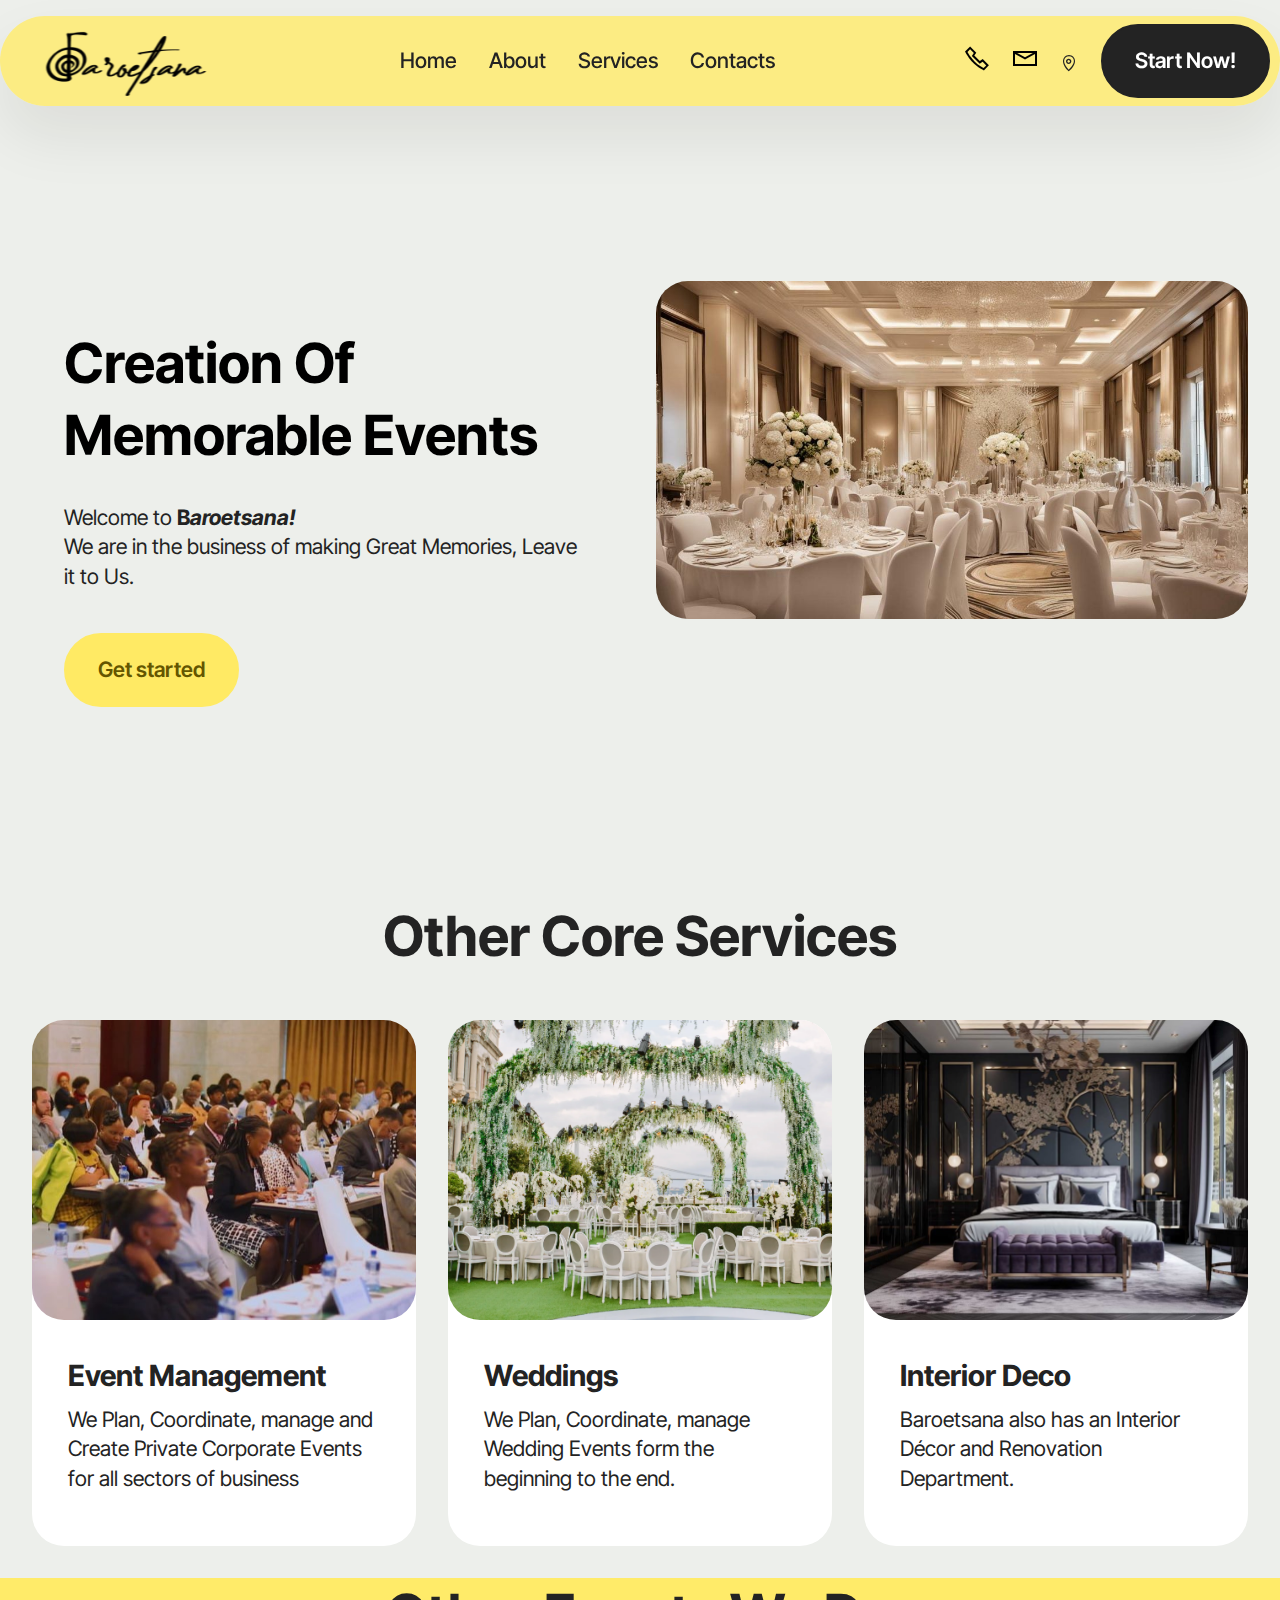
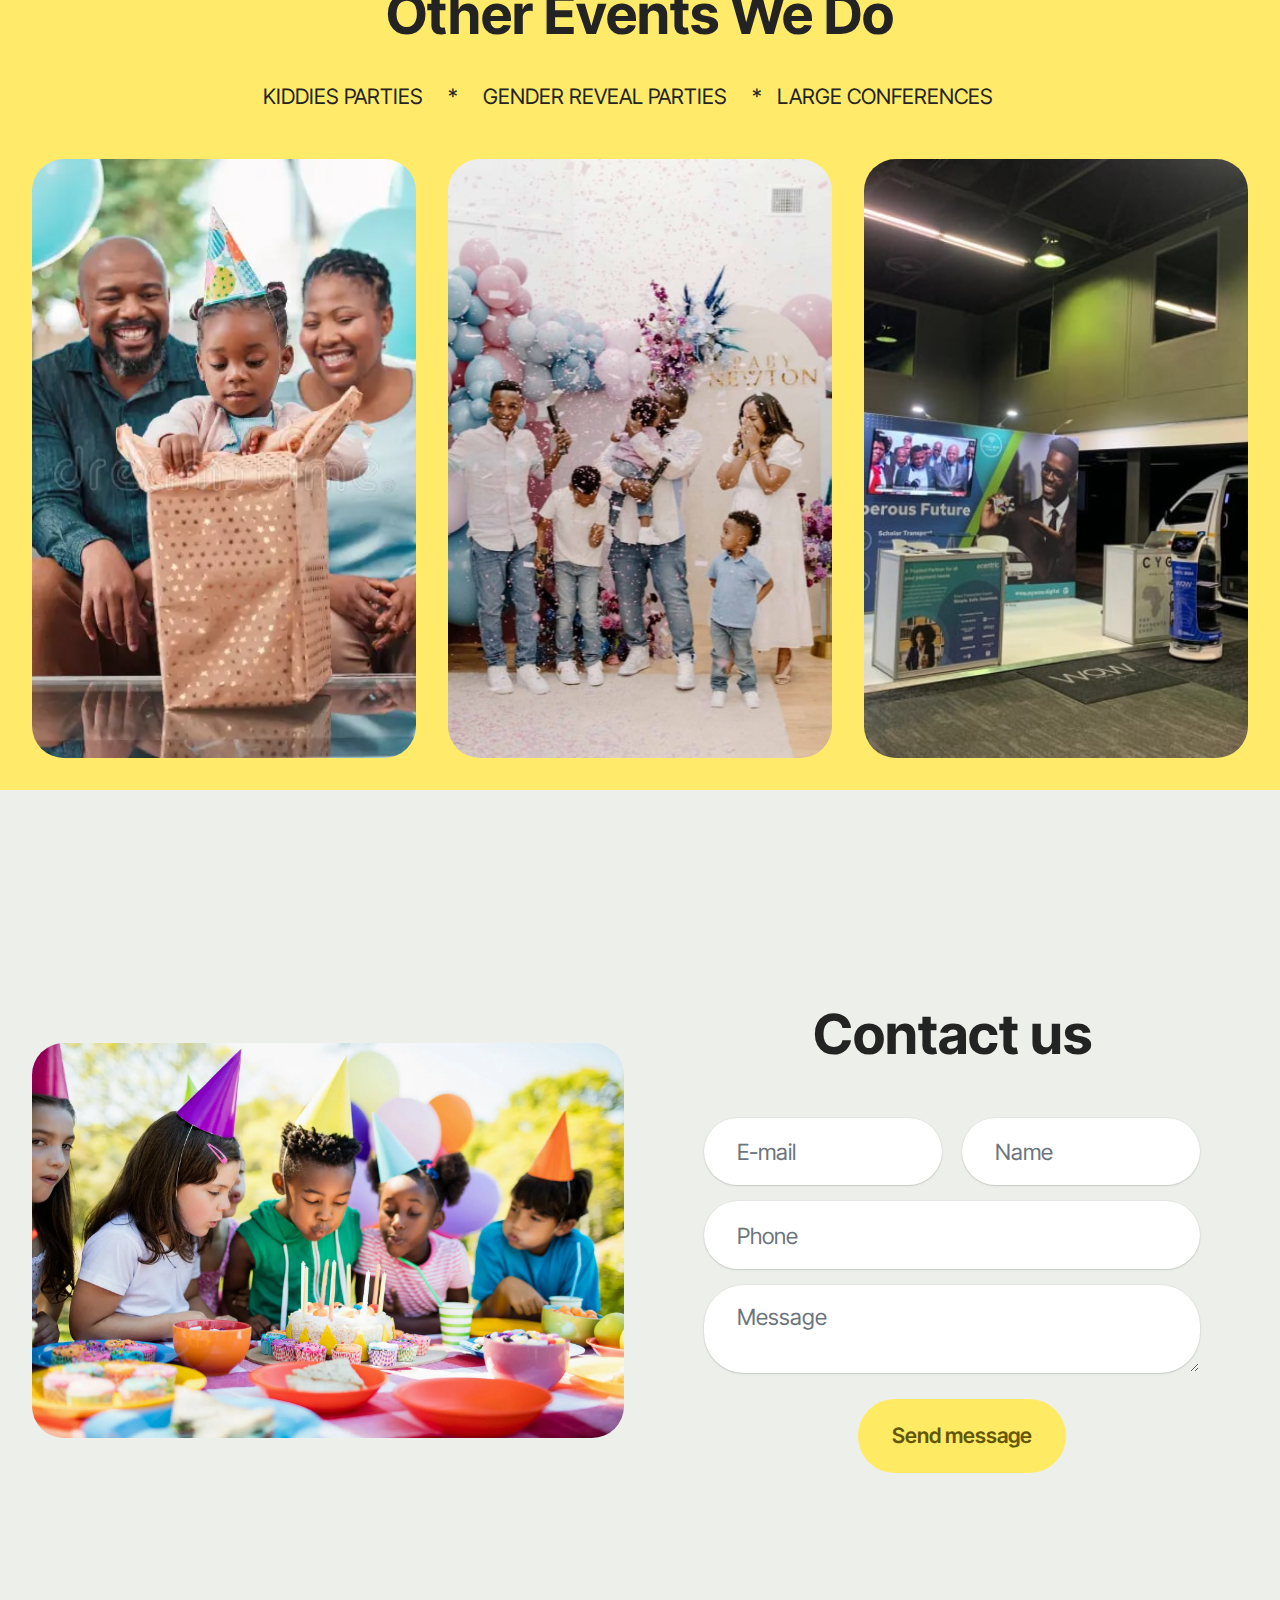
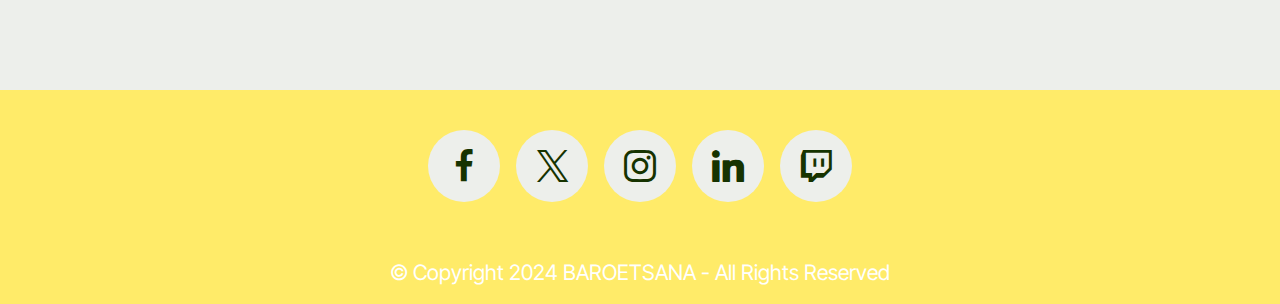
<file: index.html>
<!DOCTYPE html>
<html  >
<head>
  <!-- Site made with Mobirise Website Builder v5.9.18, https://mobirise.com -->
  <meta charset="UTF-8">
  <meta http-equiv="X-UA-Compatible" content="IE=edge">
  <meta name="generator" content="Mobirise v5.9.18, mobirise.com">
  <meta name="viewport" content="width=device-width, initial-scale=1, minimum-scale=1">
  <link rel="shortcut icon" href="assets/images/baroetsana-logo-209x96.png" type="image/x-icon">
  <meta name="description" content="">
  
  
  <title>Home</title>
  <link rel="stylesheet" href="assets/web/assets/mobirise-icons2/mobirise2.css">
  <link rel="stylesheet" href="assets/bootstrap/css/bootstrap.min.css">
  <link rel="stylesheet" href="assets/bootstrap/css/bootstrap-grid.min.css">
  <link rel="stylesheet" href="assets/bootstrap/css/bootstrap-reboot.min.css">
  <link rel="stylesheet" href="assets/dropdown/css/style.css">
  <link rel="stylesheet" href="assets/socicon/css/styles.css">
  <link rel="stylesheet" href="assets/theme/css/style.css">
  <link rel="preload" href="https://fonts.googleapis.com/css2?family=Inter+Tight:wght@400;700&display=swap&display=swap" as="style" onload="this.onload=null;this.rel='stylesheet'">
  <noscript><link rel="stylesheet" href="https://fonts.googleapis.com/css2?family=Inter+Tight:wght@400;700&display=swap&display=swap"></noscript>
  <link rel="preload" as="style" href="assets/mobirise/css/mbr-additional.css?v=DFLANs"><link rel="stylesheet" href="assets/mobirise/css/mbr-additional.css?v=DFLANs" type="text/css">

  
  
  
</head>
<body>
  
  <section data-bs-version="5.1" class="menu menu1 cid-utzXZBOviI" once="menu" id="menu01-0">
	

	<nav class="navbar navbar-dropdown navbar-fixed-top navbar-expand-lg">
		<div class="container">
			<div class="navbar-brand">
				<span class="navbar-logo">
					<a href="index.html">
						<img src="assets/images/baroetsana-logo-209x96.png" alt="Baroetsana" style="height: 5rem;">
					</a>
				</span>
				
			</div>
			<button class="navbar-toggler" type="button" data-toggle="collapse" data-bs-toggle="collapse" data-target="#navbarSupportedContent" data-bs-target="#navbarSupportedContent" aria-controls="navbarNavAltMarkup" aria-expanded="false" aria-label="Toggle navigation">
				<div class="hamburger">
					<span></span>
					<span></span>
					<span></span>
					<span></span>
				</div>
			</button>
			<div class="collapse navbar-collapse" id="navbarSupportedContent">
				<ul class="navbar-nav nav-dropdown" data-app-modern-menu="true"><li class="nav-item">
						<a class="nav-link link text-black text-primary display-4" href="index.html">Home</a>
					</li><li class="nav-item"><a class="nav-link link text-black text-primary display-4" href="page1.html">About</a></li>
					<li class="nav-item">
						<a class="nav-link link text-black text-primary display-4" href="page2.html" aria-expanded="false">Services</a>
					</li>
					<li class="nav-item">
						<a class="nav-link link text-black text-primary display-4" href="page3.html">Contacts</a>
					</li></ul>
				<div class="icons-menu">
					<a class="iconfont-wrapper" href="page3.html">
						<span class="p-2 mbr-iconfont mobi-mbri-phone mobi-mbri"></span>
					</a>
					<a class="iconfont-wrapper" href="mailto:mooketsi@quadrolink.co.za">
						<span class="p-2 mbr-iconfont mobi-mbri-letter mobi-mbri"></span>
					</a>
					
						<span class="p-2 mbr-iconfont mobi-mbri-map-pin mobi-mbri"></span>
					
					
				</div>
				<div class="navbar-buttons mbr-section-btn"><a class="btn btn-black display-4" href="page3.html"> Start Now!</a></div>
			</div>
		</div>
	</nav>
</section>

<section data-bs-version="5.1" class="header1 cid-utDyPGDJYz mbr-fullscreen" id="header01-6">
	

	
	

	<div class="container-fluid">
		<div class="row justify-content-center">
			<div class="col-12 col-md-12 col-lg-6 image-wrapper">
				<img class="w-100" src="assets/images/corporate-events-1024x585.jpg" alt="">
			</div>
			<div class="col-12 col-lg col-md-12">
				<div class="text-wrapper align-left">
					<h1 class="mbr-section-title mbr-fonts-style mb-4 display-2">
						<strong><br></strong><br><strong>Creation Of Memorable Events</strong></h1>
					<p class="mbr-text mbr-fonts-style mb-4 display-7">
						Welcome to <strong>B<em>aroetsana! </em></strong><br>We are in the business of making Great Memories, Leave it to Us.</p>
					<div class="mbr-section-btn mt-3"><a class="btn btn-danger display-7" href="page3.html">Get started</a></div>
				</div>
			</div>
		</div>
	</div>
</section>

<section data-bs-version="5.1" class="features6 start cid-utzYjd4jNP" id="features06-2">
	
	
	<div class="container-fluid">
		<div class="row justify-content-center">
			<div class="col-12 content-head">
				<div class="mbr-section-head mb-5">
					<h4 class="mbr-section-title mbr-fonts-style align-center mb-0 display-2">
						<strong>Other Core Services</strong></h4>
					
					
				</div>
			</div>
		</div>
		<div class="row">
			<div class="item features-image col-12 col-md-6 col-lg-4">
				<div class="item-wrapper">
					<div class="item-img">
						<img src="assets/images/business-final7-1024-770x433.jpeg" alt="">
					</div>
					<div class="item-content">
						<h5 class="item-title mbr-fonts-style display-5">
							<strong>Event Management</strong></h5>
						<p class="mbr-text mbr-fonts-style display-7">
							We Plan, Coordinate, manage and Create Private Corporate Events for all sectors of business</p>
						
					</div>
				</div>
			</div>
			<div class="item features-image col-12 col-md-6 col-lg-4">
				<div class="item-wrapper">
					<div class="item-img">
						<img src="assets/images/20150822-allan20photography-5011.webp" alt="">
					</div>
					<div class="item-content">
						<h5 class="item-title mbr-fonts-style display-5">
							<strong>Weddings</strong></h5>
						<p class="mbr-text mbr-fonts-style display-7">
							We Plan, Coordinate, manage Wedding Events form the beginning to the end.</p>
						
					</div>
				</div>
			</div>
			<div class="item features-image col-12 col-md-6 col-lg-4">
				<div class="item-wrapper">
					<div class="item-img">
						<img src="assets/images/luxury-bedroom-interior-design-10-770x770.jpg" alt="">
					</div>
					<div class="item-content">
						<h5 class="item-title mbr-fonts-style display-5">
							<strong>Interior Deco</strong></h5>
						<p class="mbr-text mbr-fonts-style display-7">
							Baroetsana also has an Interior Décor and Renovation Department.<br>
						</p>
						
					</div>
				</div>
			</div>
		</div>
	</div>
</section>

<section data-bs-version="5.1" class="gallery1 mbr-gallery cid-utzYuig1qG" id="gallery01-3">
    
    

    <div class="container-fluid">
        <div class="row justify-content-center">
            <div class="col-12 content-head">
                <div class="mb-5">
                    <h3 class="mbr-section-title mbr-fonts-style align-center m-0 display-2"><strong>Other&nbsp;</strong><strong>Events We Do</strong></h3>
                    <h4 class="mbr-section-subtitle mbr-fonts-style align-center mb-0 mt-4 display-7">KIDDIES PARTIES&nbsp; &nbsp; &nbsp;*&nbsp; &nbsp; &nbsp;GENDER REVEAL PARTIES&nbsp; &nbsp; &nbsp;*&nbsp; &nbsp;LARGE CONFERENCES<strong>&nbsp;</strong> &nbsp; &nbsp;</h4>
                </div>
            </div>
        </div>
        
        <div class="row mbr-gallery">
            <div class="col-12 col-md-6 col-lg-4 item gallery-image">
                <div class="item-wrapper mb-3" data-toggle="modal" data-bs-toggle="modal" data-target="#utEauIkhHN-modal" data-bs-target="#utEauIkhHN-modal">
                    <img class="w-100" src="assets/images/big-family-child-gift-birthday-party-grandparents-gathering-event-lounge-african-people-celebration-excited-kid-334276510.webp" alt="" data-slide-to="0" data-bs-slide-to="0" data-target="#lb-utEauIkhHN" data-bs-target="#lb-utEauIkhHN">
                    <div class="icon-wrapper">
                        <span class="mobi-mbri mobi-mbri-search mbr-iconfont mbr-iconfont-btn"></span>
                    </div>
                </div>
                
            </div>
            <div class="col-12 col-md-6 col-lg-4 item gallery-image">
                <div class="item-wrapper mb-3" data-toggle="modal" data-bs-toggle="modal" data-target="#utEauIkhHN-modal" data-bs-target="#utEauIkhHN-modal">
                    <img class="w-100" src="assets/images/img-0161-scaled-561x850.jpeg" alt="" data-slide-to="1" data-bs-slide-to="1" data-target="#lb-utEauIkhHN" data-bs-target="#lb-utEauIkhHN">
                    <div class="icon-wrapper">
                        <span class="mobi-mbri mobi-mbri-search mbr-iconfont mbr-iconfont-btn"></span>
                    </div>
                </div>
                
            </div>
            <div class="col-12 col-md-6 col-lg-4 item gallery-image">
                <div class="item-wrapper mb-3" data-toggle="modal" data-bs-toggle="modal" data-target="#utEauIkhHN-modal" data-bs-target="#utEauIkhHN-modal">
                    <img class="w-100" src="assets/images/digital-wow-image-770x578.jpg" alt="" data-slide-to="2" data-bs-slide-to="2" data-target="#lb-utEauIkhHN" data-bs-target="#lb-utEauIkhHN">
                    <div class="icon-wrapper">
                        <span class="mobi-mbri mobi-mbri-search mbr-iconfont mbr-iconfont-btn"></span>
                    </div>
                </div>
                
            </div>
            
            
            
            
            
        </div>

        <div class="modal mbr-slider" tabindex="-1" role="dialog" aria-hidden="true" id="utEauIkhHN-modal">
            <div class="modal-dialog" role="document">
                <div class="modal-content">
                    <div class="modal-body">
                        <div class="carousel slide carousel-fade" data-pause="false" data-bs-pause="false" id="lb-utEauIkhHN" data-ride="carousel" data-bs-ride="carousel" data-interval="5000" data-bs-interval="5000">
                            <div class="carousel-inner">
                                <div class="carousel-item active">
                                    <img class="d-block w-100" src="assets/images/big-family-child-gift-birthday-party-grandparents-gathering-event-lounge-african-people-celebration-excited-kid-334276510.webp" alt="Mobirise Website Builder">
                                </div>
                                <div class="carousel-item">
                                    <img class="d-block w-100" src="assets/images/img-0161-scaled-561x850.jpeg" alt="Mobirise Website Builder">
                                </div>
                                <div class="carousel-item">
                                    <img class="d-block w-100" src="assets/images/digital-wow-image-770x578.jpg" alt="Mobirise Website Builder">
                                </div>
                                
                                
                                
                                
                                
                            </div>
                            <ol class="carousel-indicators">
                                <li data-slide-to="0" data-bs-slide-to="0" class="active" data-target="#lb-utEauIkhHN" data-bs-target="#lb-utEauIkhHN"></li>
                                <li data-slide-to="1" data-bs-slide-to="1" data-target="#lb-utEauIkhHN" data-bs-target="#lb-utEauIkhHN"></li>
                                <li data-slide-to="2" data-bs-slide-to="2" data-target="#lb-utEauIkhHN" data-bs-target="#lb-utEauIkhHN"></li>
                                
                                
                                
                                
                                
                            </ol>
                            <a role="button" href="" class="close" data-dismiss="modal" data-bs-dismiss="modal" aria-label="Close">
                            </a>
                            <a class="carousel-control-prev carousel-control" role="button" data-slide="prev" data-bs-slide="prev" href="#lb-utEauIkhHN">
                                <span class="mobi-mbri mobi-mbri-arrow-prev" aria-hidden="true"></span>
                                <span class="sr-only visually-hidden">Previous</span>
                            </a>
                            <a class="carousel-control-next carousel-control" role="button" data-slide="next" data-bs-slide="next" href="#lb-utEauIkhHN">
                                <span class="mobi-mbri mobi-mbri-arrow-next" aria-hidden="true"></span>
                                <span class="sr-only visually-hidden">Next</span>
                            </a>
                        </div>
                    </div>
                </div>
            </div>
        </div>
    </div>
</section>

<section data-bs-version="5.1" class="form03 cid-utzYKwOuLL mbr-fullscreen" id="form03-5">
    

    

    <div class="container-fluid">
        <div class="row justify-content-center">
            <div class="col-12 col-lg item-wrapper">
                <div class="mbr-section-head mb-5">
                    <h3 class="mbr-section-title mbr-fonts-style align-center mb-0 display-2">
                        <strong>Contact us</strong>
                    </h3>
                    
                </div>
                <div class="col-lg-12 mx-auto mbr-form" data-form-type="formoid">
                    <form action="https://mobirise.eu/" method="POST" class="mbr-form form-with-styler" data-form-title="Form Name"><input type="hidden" name="email" data-form-email="true" value="r6AVedMzyj1ZzyFWQofBNF518pfSuG2v4Jhe+1BBTwIZCkwiZ8+KAvjvEyG503xgw3gpuQfsjBUMRgCF7Lw0Av8nOTbgJHOO/gJeZRcDd1wBvErbq+CHi5YoIgg6ePgt">
                        <div class="row">
                            <div hidden="hidden" data-form-alert="" class="alert alert-success col-12">Thanks for filling out the form!</div>
                            <div hidden="hidden" data-form-alert-danger="" class="alert alert-danger col-12">
                                Oops...! some problem!
                            </div>
                        </div>
                        <div class="dragArea row">
                            <div class="col-md col-sm-12 form-group mb-3 mb-3" data-for="name">
                                <input type="text" name="name" placeholder="Name" data-form-field="name" class="form-control" value="" id="name-form03-5">
                            </div>
                            <div class="col-md col-sm-12 form-group mb-3 mb-3" data-for="email">
                                <input type="email" name="email" placeholder="E-mail" data-form-field="email" class="form-control" value="" id="email-form03-5">
                            </div>
                            <div class="col-12 form-group mb-3 mb-3" data-for="phone">
                                <input type="tel" name="phone" placeholder="Phone" data-form-field="phone" class="form-control" value="" id="phone-form03-5">
                            </div>
                            <div class="col-12 form-group mb-3 mb-3" data-for="textarea">
                                <textarea name="textarea" placeholder="Message" data-form-field="textarea" class="form-control" id="textarea-form03-5"></textarea>
                            </div>
                            <div class="col-lg-12 col-md-12 col-sm-12 align-center mbr-section-btn"><button type="submit" class="btn btn-danger display-7">
                                    Send message
                                </button></div>
                        </div>
                    </form>
                </div>


            </div>
            <div class="col-12 col-lg-6">
                <div class="image-wrapper">
                    <img class="w-100" src="assets/images/13.webp" alt="">
                </div>
            </div>

        </div>
    </div>
</section>

<section data-bs-version="5.1" class="footer3 cid-utDGVLdzJy" once="footers" id="footer03-a">

        

    

    <div class="container">
        <div class="row">
            

            <div class="col-12 mt-4">
                <div class="social-row">
                    <div class="soc-item">
                        <a href="page3.html" target="_blank">
                            <span class="mbr-iconfont socicon socicon-facebook display-7"></span>
                        </a>
                    </div>
                    <div class="soc-item">
                        <a href="page3.html" target="_blank">
                            <span class="mbr-iconfont socicon-twitter socicon"></span>
                        </a>
                    </div>
                    <div class="soc-item">
                        <a href="page3.html" target="_blank">
                            <span class="mbr-iconfont socicon-instagram socicon"></span>
                        </a>
                    </div>
                    <div class="soc-item">
                        <a href="page3.html" target="_blank">
                            <span class="mbr-iconfont socicon socicon-linkedin"></span>
                        </a>
                    </div>
                    <div class="soc-item">
                        <a href="page3.html" target="_blank">
                            <span class="mbr-iconfont socicon socicon-twitch"></span>
                        </a>
                    </div>
                </div>
            </div>
            <div class="col-12 mt-5">
                <p class="mbr-fonts-style copyright display-7">
                    © Copyright 2024 BAROETSANA - All Rights Reserved
                </p>
            </div>
        </div>
    </div>

  
  
</body>
</html>
</file>
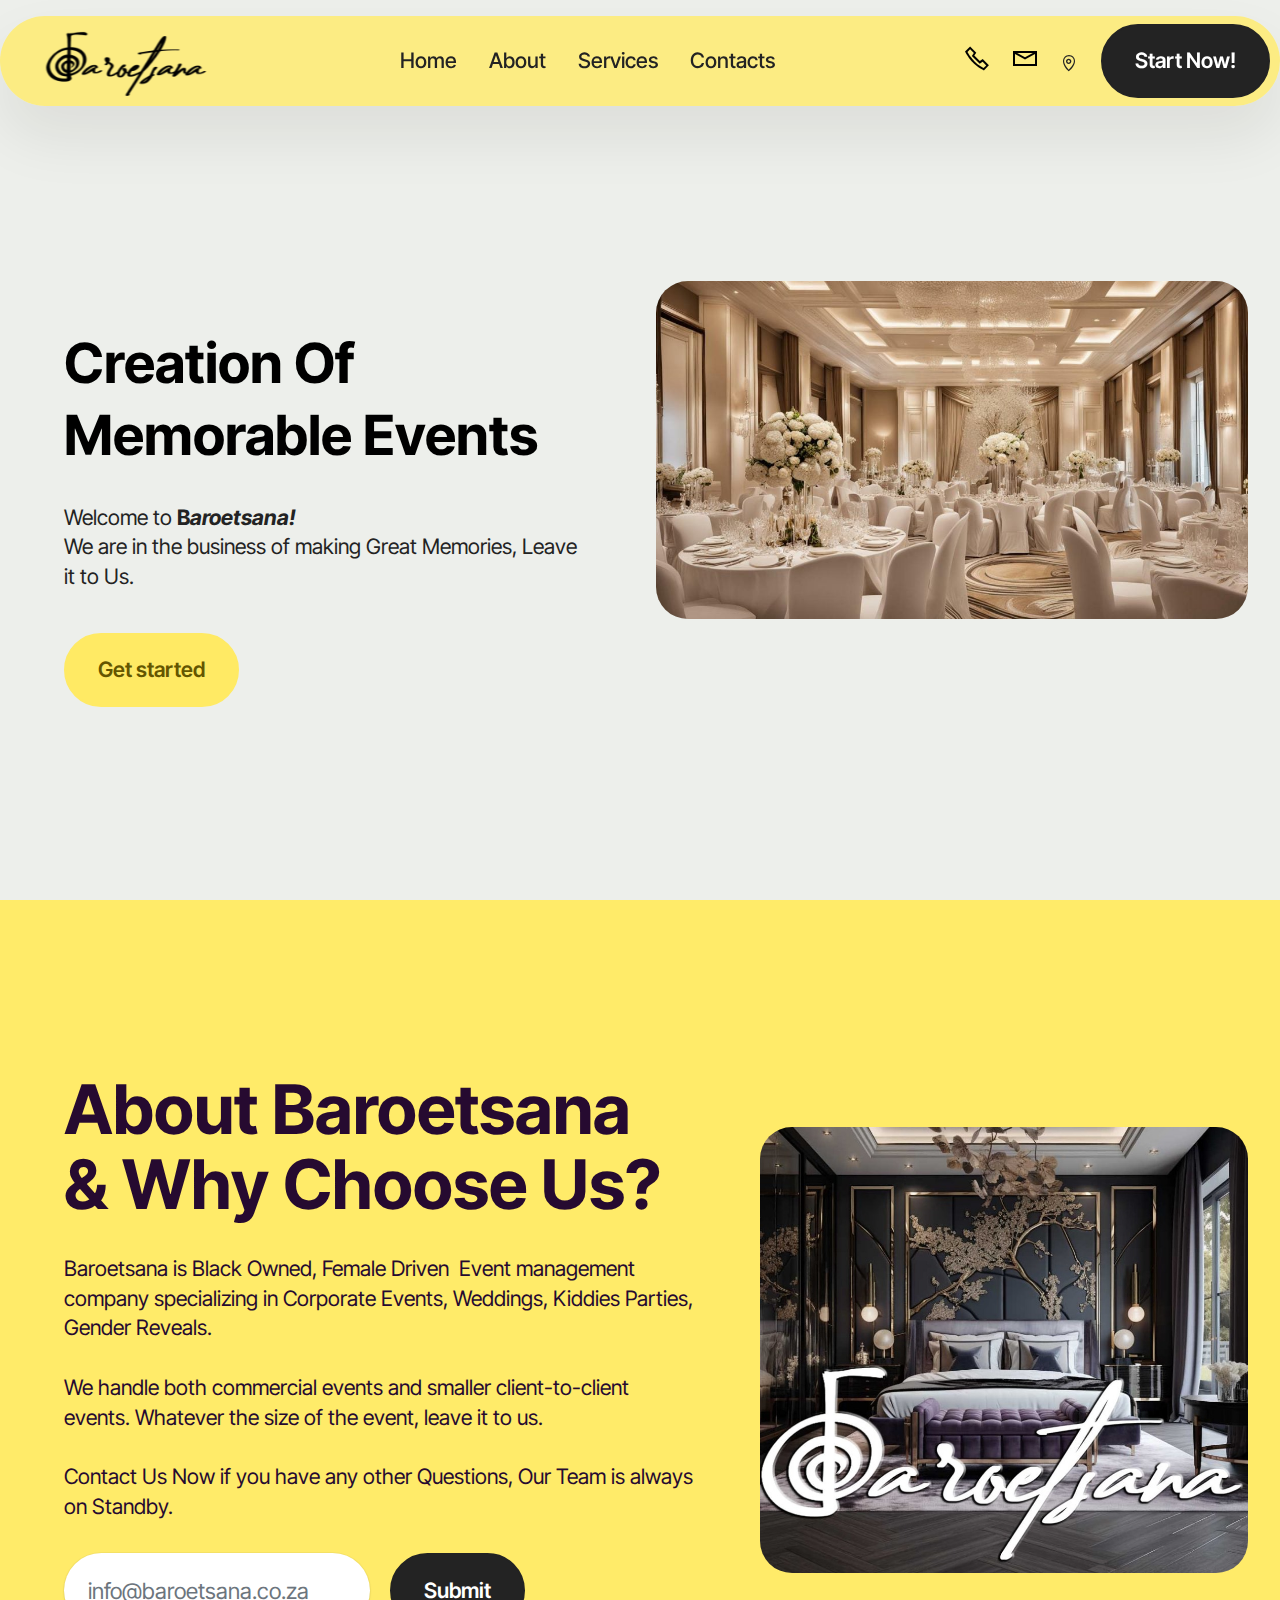
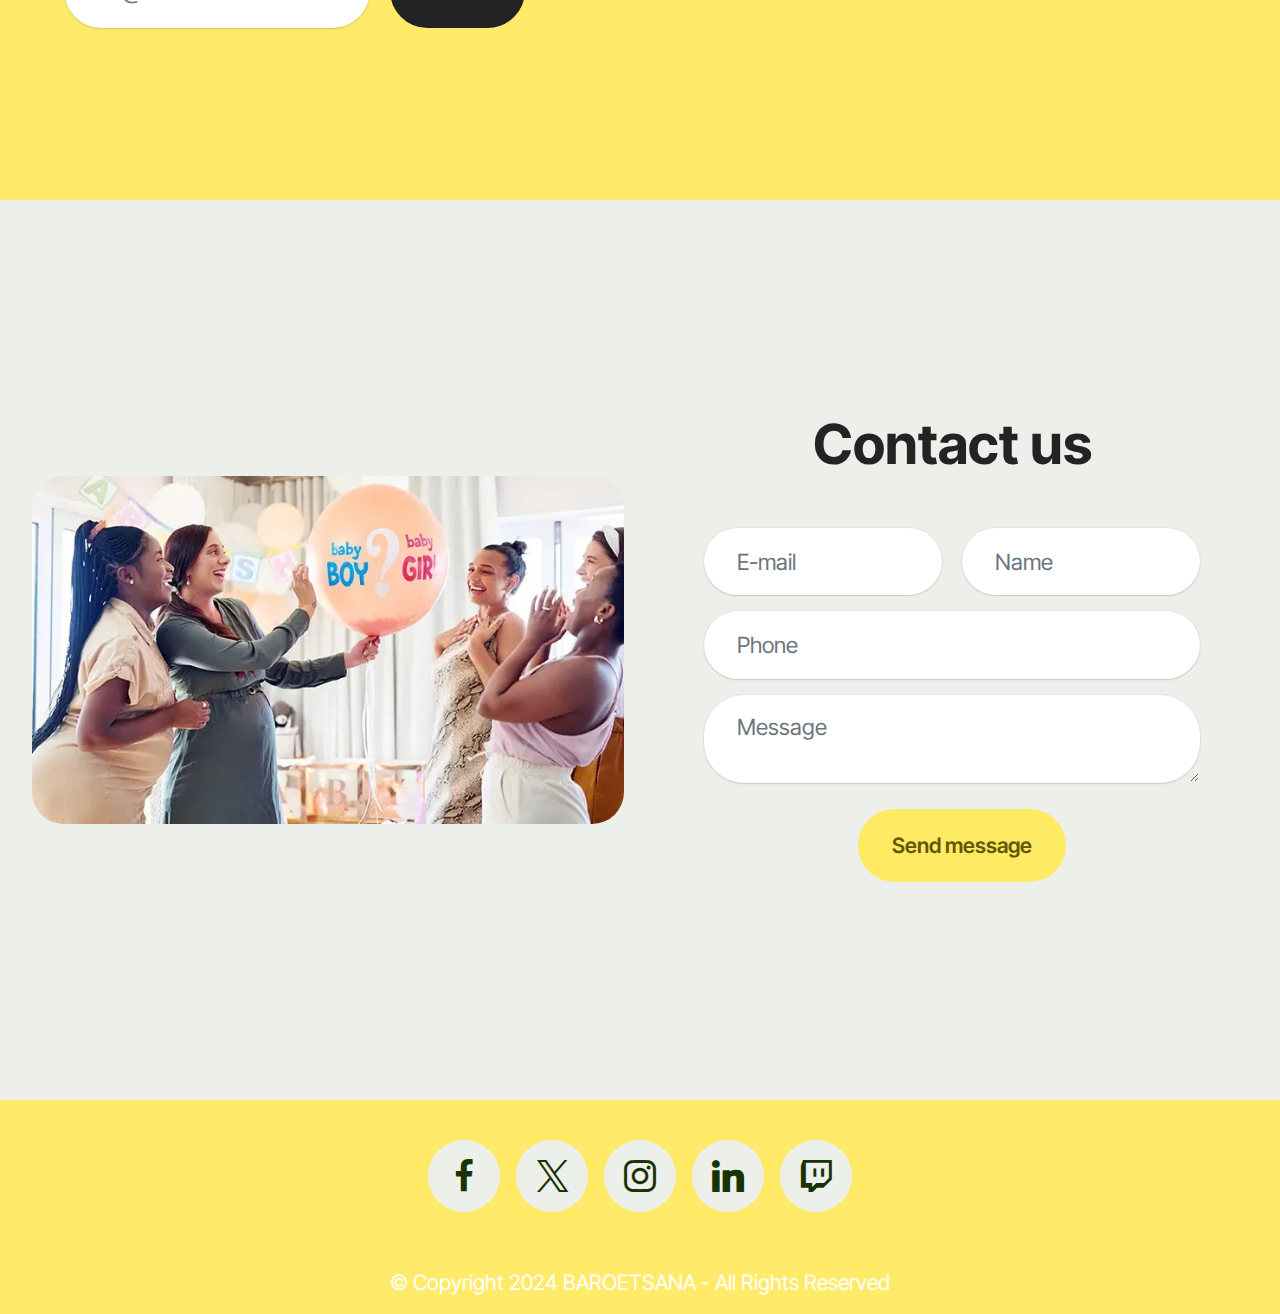
<file: page1.html>
<!DOCTYPE html>
<html  >
<head>
  <!-- Site made with Mobirise Website Builder v5.9.18, https://mobirise.com -->
  <meta charset="UTF-8">
  <meta http-equiv="X-UA-Compatible" content="IE=edge">
  <meta name="generator" content="Mobirise v5.9.18, mobirise.com">
  <meta name="viewport" content="width=device-width, initial-scale=1, minimum-scale=1">
  <link rel="shortcut icon" href="assets/images/baroetsana-logo-209x96.png" type="image/x-icon">
  <meta name="description" content="">
  
  
  <title>About Us</title>
  <link rel="stylesheet" href="assets/web/assets/mobirise-icons2/mobirise2.css">
  <link rel="stylesheet" href="assets/bootstrap/css/bootstrap.min.css">
  <link rel="stylesheet" href="assets/bootstrap/css/bootstrap-grid.min.css">
  <link rel="stylesheet" href="assets/bootstrap/css/bootstrap-reboot.min.css">
  <link rel="stylesheet" href="assets/dropdown/css/style.css">
  <link rel="stylesheet" href="assets/socicon/css/styles.css">
  <link rel="stylesheet" href="assets/theme/css/style.css">
  <link rel="preload" href="https://fonts.googleapis.com/css2?family=Inter+Tight:wght@400;700&display=swap&display=swap" as="style" onload="this.onload=null;this.rel='stylesheet'">
  <noscript><link rel="stylesheet" href="https://fonts.googleapis.com/css2?family=Inter+Tight:wght@400;700&display=swap&display=swap"></noscript>
  <link rel="preload" as="style" href="assets/mobirise/css/mbr-additional.css?v=WVeM1V"><link rel="stylesheet" href="assets/mobirise/css/mbr-additional.css?v=WVeM1V" type="text/css">

  
  
  
</head>
<body>
  
  <section data-bs-version="5.1" class="menu menu1 cid-utDHw00ifA" once="menu" id="menu01-b">
	

	<nav class="navbar navbar-dropdown navbar-fixed-top navbar-expand-lg">
		<div class="container">
			<div class="navbar-brand">
				<span class="navbar-logo">
					<a href="index.html">
						<img src="assets/images/baroetsana-logo-209x96.png" alt="Baroetsana" style="height: 5rem;">
					</a>
				</span>
				
			</div>
			<button class="navbar-toggler" type="button" data-toggle="collapse" data-bs-toggle="collapse" data-target="#navbarSupportedContent" data-bs-target="#navbarSupportedContent" aria-controls="navbarNavAltMarkup" aria-expanded="false" aria-label="Toggle navigation">
				<div class="hamburger">
					<span></span>
					<span></span>
					<span></span>
					<span></span>
				</div>
			</button>
			<div class="collapse navbar-collapse" id="navbarSupportedContent">
				<ul class="navbar-nav nav-dropdown" data-app-modern-menu="true"><li class="nav-item">
						<a class="nav-link link text-black text-primary display-4" href="index.html">Home</a>
					</li><li class="nav-item"><a class="nav-link link text-black text-primary display-4" href="page1.html">About</a></li>
					<li class="nav-item">
						<a class="nav-link link text-black text-primary display-4" href="page2.html" aria-expanded="false">Services</a>
					</li>
					<li class="nav-item">
						<a class="nav-link link text-black text-primary display-4" href="page3.html">Contacts</a>
					</li></ul>
				<div class="icons-menu">
					<a class="iconfont-wrapper" href="page3.html">
						<span class="p-2 mbr-iconfont mobi-mbri-phone mobi-mbri"></span>
					</a>
					<a class="iconfont-wrapper" href="mailto:mooketsi@quadrolink.co.za">
						<span class="p-2 mbr-iconfont mobi-mbri-letter mobi-mbri"></span>
					</a>
					
						<span class="p-2 mbr-iconfont mobi-mbri-map-pin mobi-mbri"></span>
					
					
				</div>
				<div class="navbar-buttons mbr-section-btn"><a class="btn btn-black display-4" href="page3.html"> Start Now!</a></div>
			</div>
		</div>
	</nav>
</section>

<section data-bs-version="5.1" class="header1 cid-utDHw1Mv80 mbr-fullscreen" id="header01-c">
	

	
	

	<div class="container-fluid">
		<div class="row justify-content-center">
			<div class="col-12 col-md-12 col-lg-6 image-wrapper">
				<img class="w-100" src="assets/images/corporate-events-1024x585.jpg" alt="">
			</div>
			<div class="col-12 col-lg col-md-12">
				<div class="text-wrapper align-left">
					<h1 class="mbr-section-title mbr-fonts-style mb-4 display-2">
						<strong><br></strong><br><strong>Creation Of Memorable Events</strong></h1>
					<p class="mbr-text mbr-fonts-style mb-4 display-7">
						Welcome to <strong>B<em>aroetsana! </em></strong><br>We are in the business of making Great Memories, Leave it to Us.</p>
					<div class="mbr-section-btn mt-3"><a class="btn btn-danger display-7" href="page3.html">Get started</a></div>
				</div>
			</div>
		</div>
	</div>
</section>

<section data-bs-version="5.1" class="header8 cid-utDHRo348L mbr-fullscreen" id="header08-h">
	

	

	<div class="container-fluid">
		<div class="row content-wrapper justify-content-center">
			<div class="col-lg-7 mbr-form">
				<div class="text-wrapper align-left" data-form-type="formoid">
					<form action="https://mobirise.eu/" method="POST" class="mbr-form form-with-styler" data-form-title="Form Name"><input type="hidden" name="email" data-form-email="true" value="NwSJFQIxFcLv1jdHR4xQa8xYTSn8u56lYeQmO9DGXFt1ACRrYwtRMC/3NiBB9HATUNotmAaVyzWHXjvuHKg1D90t19o0WfrZwINZAmUhhW8I6c/rvMho8dugOOSrBZqw">
						<div class="dragArea row">
							<div class="col-lg-12 col-md-12 col-sm-12">
								<h1 class="mbr-section-title mbr-fonts-style mb-4 display-1"><strong>About Baroetsana</strong><br><strong>&amp; Why Choose Us?</strong></h1>
							</div>
							<div class="col-lg-12 col-md-12 col-sm-12">
								<p class="mbr-text mbr-fonts-style mb-4 display-7">
									Baroetsana is Black Owned, Female Driven&nbsp; Event management company specializing in Corporate Events, Weddings, Kiddies Parties, Gender Reveals.<br><br>We handle both commercial events and smaller client-to-client events. Whatever the size of the event, leave it to us.&nbsp;<br><br>Contact Us Now if you have any other Questions, Our Team is always on Standby.</p>
							</div>
							<div data-for="email" class="col-lg-6 col-md-6 col-sm-12">
								<input type="email" name="email" placeholder="info@baroetsana.co.za" data-form-field="email" class="form-control display-7" value="" id="email-header08-h">
							</div>
							<div class="col-auto mbr-section-btn">
								<button type="submit" class="w-100 btn btn-black display-7">Submit</button>
							</div>
							<div class="row">
								<div hidden="hidden" data-form-alert="" class="alert alert-success col-12">Thanks for filling out the form!</div>
								<div hidden="hidden" data-form-alert-danger="" class="alert alert-danger col-12">
									Oops...! some problem!
								</div>
							</div>
						</div>
					</form>
				</div>
			</div>
			<div class="col-lg-5 col-12">
				<div class="image-wrapper">
					<img class="w-100" src="assets/images/about-us-978x978.jpeg" alt="">
				</div>
			</div>
		</div>
	</div>
</section>

<section data-bs-version="5.1" class="form03 cid-utDHwaq8Rq mbr-fullscreen" id="form03-f">
    

    

    <div class="container-fluid">
        <div class="row justify-content-center">
            <div class="col-12 col-lg item-wrapper">
                <div class="mbr-section-head mb-5">
                    <h3 class="mbr-section-title mbr-fonts-style align-center mb-0 display-2">
                        <strong>Contact us</strong>
                    </h3>
                    
                </div>
                <div class="col-lg-12 mx-auto mbr-form" data-form-type="formoid">
                    <form action="https://mobirise.eu/" method="POST" class="mbr-form form-with-styler" data-form-title="Form Name"><input type="hidden" name="email" data-form-email="true" value="Hwpm8Vvk4Kmwf3jDlaXnwahiovjQMP1SOvKfyMwB727CKsiFnAO1Z591w4tuLnypzeuJK77eCYOKbiJD/s/SK5QPjv+kcePCK5Lwlnxqvw+0gxo/UYVl/6HQ5pbZQhuD">
                        <div class="row">
                            <div hidden="hidden" data-form-alert="" class="alert alert-success col-12">Thanks for filling out the form!</div>
                            <div hidden="hidden" data-form-alert-danger="" class="alert alert-danger col-12">
                                Oops...! some problem!
                            </div>
                        </div>
                        <div class="dragArea row">
                            <div class="col-md col-sm-12 form-group mb-3 mb-3" data-for="name">
                                <input type="text" name="name" placeholder="Name" data-form-field="name" class="form-control" value="" id="name-form03-f">
                            </div>
                            <div class="col-md col-sm-12 form-group mb-3 mb-3" data-for="email">
                                <input type="email" name="email" placeholder="E-mail" data-form-field="email" class="form-control" value="" id="email-form03-f">
                            </div>
                            <div class="col-12 form-group mb-3 mb-3" data-for="phone">
                                <input type="tel" name="phone" placeholder="Phone" data-form-field="phone" class="form-control" value="" id="phone-form03-f">
                            </div>
                            <div class="col-12 form-group mb-3 mb-3" data-for="textarea">
                                <textarea name="textarea" placeholder="Message" data-form-field="textarea" class="form-control" id="textarea-form03-f"></textarea>
                            </div>
                            <div class="col-lg-12 col-md-12 col-sm-12 align-center mbr-section-btn"><button type="submit" class="btn btn-danger display-7">
                                    Send message
                                </button></div>
                        </div>
                    </form>
                </div>


            </div>
            <div class="col-12 col-lg-6">
                <div class="image-wrapper">
                    <img class="w-100" src="assets/images/gender-reveal-games-720x432.webp" alt="">
                </div>
            </div>

        </div>
    </div>
</section>

<section data-bs-version="5.1" class="footer3 cid-utDHwccZNL" once="footers" id="footer03-g">

        

    

    <div class="container">
        <div class="row">
            

            <div class="col-12 mt-4">
                <div class="social-row">
                    <div class="soc-item">
                        <a href="page3.html" target="_blank">
                            <span class="mbr-iconfont socicon socicon-facebook display-7"></span>
                        </a>
                    </div>
                    <div class="soc-item">
                        <a href="page3.html" target="_blank">
                            <span class="mbr-iconfont socicon-twitter socicon"></span>
                        </a>
                    </div>
                    <div class="soc-item">
                        <a href="page3.html" target="_blank">
                            <span class="mbr-iconfont socicon-instagram socicon"></span>
                        </a>
                    </div>
                    <div class="soc-item">
                        <a href="page3.html" target="_blank">
                            <span class="mbr-iconfont socicon socicon-linkedin"></span>
                        </a>
                    </div>
                    <div class="soc-item">
                        <a href="page3.html" target="_blank">
                            <span class="mbr-iconfont socicon socicon-twitch"></span>
                        </a>
                    </div>
                </div>
            </div>
            <div class="col-12 mt-5">
                <p class="mbr-fonts-style copyright display-7">
                    © Copyright 2024 BAROETSANA - All Rights Reserved
                </p>
            </div>
        </div>
    </div>

  
  
</body>
</html>
</file>
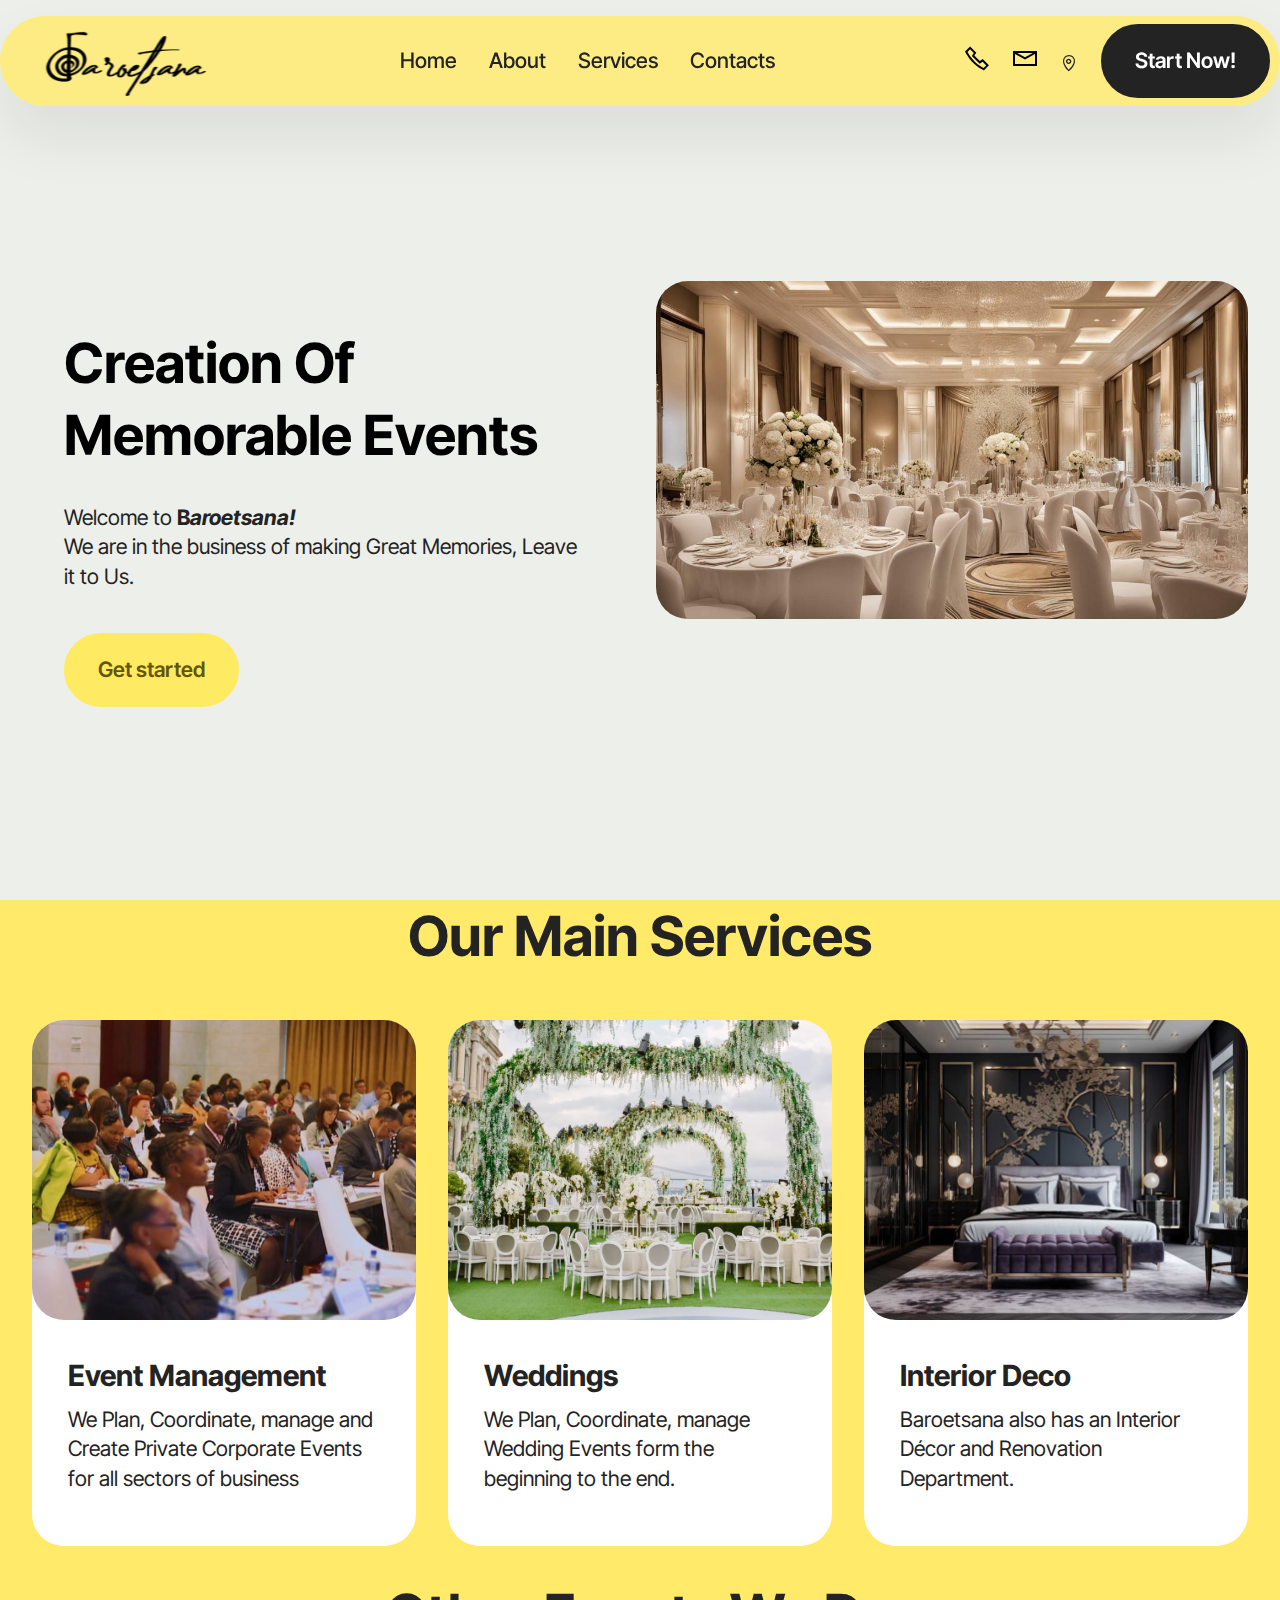
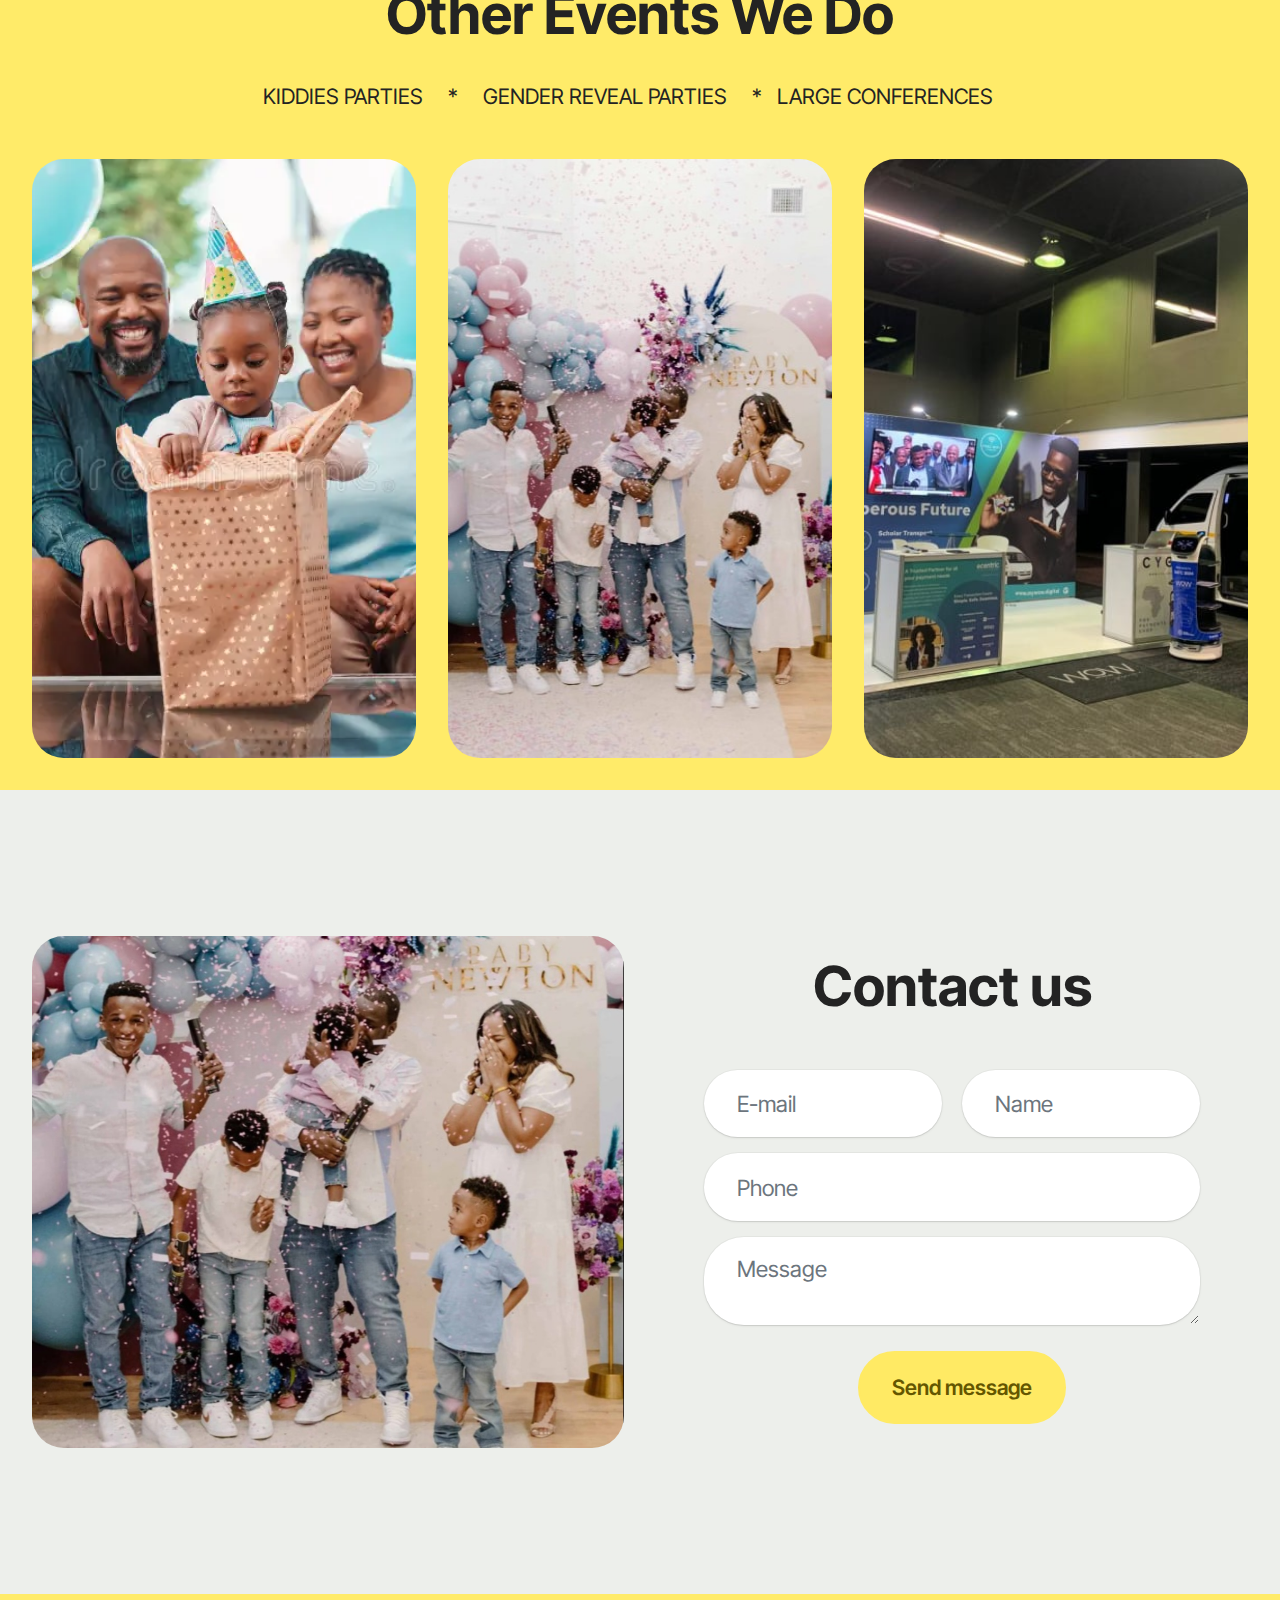
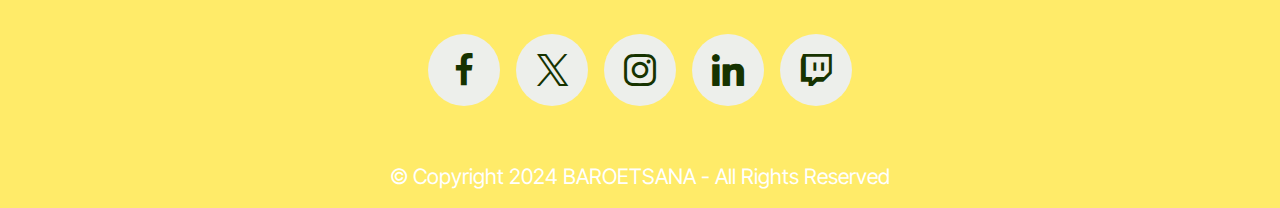
<file: page2.html>
<!DOCTYPE html>
<html  >
<head>
  <!-- Site made with Mobirise Website Builder v5.9.18, https://mobirise.com -->
  <meta charset="UTF-8">
  <meta http-equiv="X-UA-Compatible" content="IE=edge">
  <meta name="generator" content="Mobirise v5.9.18, mobirise.com">
  <meta name="viewport" content="width=device-width, initial-scale=1, minimum-scale=1">
  <link rel="shortcut icon" href="assets/images/baroetsana-logo-209x96.png" type="image/x-icon">
  <meta name="description" content="">
  
  
  <title>Services</title>
  <link rel="stylesheet" href="assets/web/assets/mobirise-icons2/mobirise2.css">
  <link rel="stylesheet" href="assets/bootstrap/css/bootstrap.min.css">
  <link rel="stylesheet" href="assets/bootstrap/css/bootstrap-grid.min.css">
  <link rel="stylesheet" href="assets/bootstrap/css/bootstrap-reboot.min.css">
  <link rel="stylesheet" href="assets/dropdown/css/style.css">
  <link rel="stylesheet" href="assets/socicon/css/styles.css">
  <link rel="stylesheet" href="assets/theme/css/style.css">
  <link rel="preload" href="https://fonts.googleapis.com/css2?family=Inter+Tight:wght@400;700&display=swap&display=swap" as="style" onload="this.onload=null;this.rel='stylesheet'">
  <noscript><link rel="stylesheet" href="https://fonts.googleapis.com/css2?family=Inter+Tight:wght@400;700&display=swap&display=swap"></noscript>
  <link rel="preload" as="style" href="assets/mobirise/css/mbr-additional.css?v=9uk98b"><link rel="stylesheet" href="assets/mobirise/css/mbr-additional.css?v=9uk98b" type="text/css">

  
  
  
</head>
<body>
  
  <section data-bs-version="5.1" class="menu menu1 cid-utDMgi4v6t" once="menu" id="menu01-i">
	

	<nav class="navbar navbar-dropdown navbar-fixed-top navbar-expand-lg">
		<div class="container">
			<div class="navbar-brand">
				<span class="navbar-logo">
					<a href="index.html">
						<img src="assets/images/baroetsana-logo-209x96.png" alt="Baroetsana" style="height: 5rem;">
					</a>
				</span>
				
			</div>
			<button class="navbar-toggler" type="button" data-toggle="collapse" data-bs-toggle="collapse" data-target="#navbarSupportedContent" data-bs-target="#navbarSupportedContent" aria-controls="navbarNavAltMarkup" aria-expanded="false" aria-label="Toggle navigation">
				<div class="hamburger">
					<span></span>
					<span></span>
					<span></span>
					<span></span>
				</div>
			</button>
			<div class="collapse navbar-collapse" id="navbarSupportedContent">
				<ul class="navbar-nav nav-dropdown" data-app-modern-menu="true"><li class="nav-item">
						<a class="nav-link link text-black text-primary display-4" href="index.html">Home</a>
					</li><li class="nav-item"><a class="nav-link link text-black text-primary display-4" href="page1.html">About</a></li>
					<li class="nav-item">
						<a class="nav-link link text-black text-primary display-4" href="page2.html" aria-expanded="false">Services</a>
					</li>
					<li class="nav-item">
						<a class="nav-link link text-black text-primary display-4" href="page3.html">Contacts</a>
					</li></ul>
				<div class="icons-menu">
					<a class="iconfont-wrapper" href="page3.html">
						<span class="p-2 mbr-iconfont mobi-mbri-phone mobi-mbri"></span>
					</a>
					<a class="iconfont-wrapper" href="mailto:mooketsi@quadrolink.co.za">
						<span class="p-2 mbr-iconfont mobi-mbri-letter mobi-mbri"></span>
					</a>
					
						<span class="p-2 mbr-iconfont mobi-mbri-map-pin mobi-mbri"></span>
					
					
				</div>
				<div class="navbar-buttons mbr-section-btn"><a class="btn btn-black display-4" href="page3.html"> Start Now!</a></div>
			</div>
		</div>
	</nav>
</section>

<section data-bs-version="5.1" class="header1 cid-utDMgjKQyc mbr-fullscreen" id="header01-j">
	

	
	

	<div class="container-fluid">
		<div class="row justify-content-center">
			<div class="col-12 col-md-12 col-lg-6 image-wrapper">
				<img class="w-100" src="assets/images/corporate-events-1024x585.jpg" alt="">
			</div>
			<div class="col-12 col-lg col-md-12">
				<div class="text-wrapper align-left">
					<h1 class="mbr-section-title mbr-fonts-style mb-4 display-2">
						<strong><br></strong><br><strong>Creation Of Memorable Events</strong></h1>
					<p class="mbr-text mbr-fonts-style mb-4 display-7">
						Welcome to <strong>B<em>aroetsana! </em></strong><br>We are in the business of making Great Memories, Leave it to Us.</p>
					<div class="mbr-section-btn mt-3"><a class="btn btn-danger display-7" href="page3.html">Get started</a></div>
				</div>
			</div>
		</div>
	</div>
</section>

<section data-bs-version="5.1" class="features6 start cid-utDMgl0Xjn" id="features06-k">
	
	
	<div class="container-fluid">
		<div class="row justify-content-center">
			<div class="col-12 content-head">
				<div class="mbr-section-head mb-5">
					<h4 class="mbr-section-title mbr-fonts-style align-center mb-0 display-2">
						<strong>Our Main Services</strong></h4>
					
					
				</div>
			</div>
		</div>
		<div class="row">
			<div class="item features-image col-12 col-md-6 col-lg-4">
				<div class="item-wrapper">
					<div class="item-img">
						<img src="assets/images/business-final7-1024-770x433.jpeg" alt="">
					</div>
					<div class="item-content">
						<h5 class="item-title mbr-fonts-style display-5">
							<strong>Event Management</strong></h5>
						<p class="mbr-text mbr-fonts-style display-7">
							We Plan, Coordinate, manage and Create Private Corporate Events for all sectors of business</p>
						
					</div>
				</div>
			</div>
			<div class="item features-image col-12 col-md-6 col-lg-4">
				<div class="item-wrapper">
					<div class="item-img">
						<img src="assets/images/20150822-allan20photography-5011.webp" alt="">
					</div>
					<div class="item-content">
						<h5 class="item-title mbr-fonts-style display-5">
							<strong>Weddings</strong></h5>
						<p class="mbr-text mbr-fonts-style display-7">
							We Plan, Coordinate, manage Wedding Events form the beginning to the end.</p>
						
					</div>
				</div>
			</div>
			<div class="item features-image col-12 col-md-6 col-lg-4">
				<div class="item-wrapper">
					<div class="item-img">
						<img src="assets/images/luxury-bedroom-interior-design-10-770x770.jpg" alt="">
					</div>
					<div class="item-content">
						<h5 class="item-title mbr-fonts-style display-5">
							<strong>Interior Deco</strong></h5>
						<p class="mbr-text mbr-fonts-style display-7">
							Baroetsana also has an Interior Décor and Renovation Department.<br>
						</p>
						
					</div>
				</div>
			</div>
		</div>
	</div>
</section>

<section data-bs-version="5.1" class="gallery1 mbr-gallery cid-utDMgmGZu7" id="gallery01-l">
    
    

    <div class="container-fluid">
        <div class="row justify-content-center">
            <div class="col-12 content-head">
                <div class="mb-5">
                    <h3 class="mbr-section-title mbr-fonts-style align-center m-0 display-2"><strong>Other&nbsp;</strong><strong>Events We Do</strong></h3>
                    <h4 class="mbr-section-subtitle mbr-fonts-style align-center mb-0 mt-4 display-7">KIDDIES PARTIES&nbsp; &nbsp; &nbsp;*&nbsp; &nbsp; &nbsp;GENDER REVEAL PARTIES&nbsp; &nbsp; &nbsp;*&nbsp; &nbsp;LARGE CONFERENCES<strong>&nbsp;</strong> &nbsp; &nbsp;</h4>
                </div>
            </div>
        </div>
        
        <div class="row mbr-gallery">
            <div class="col-12 col-md-6 col-lg-4 item gallery-image">
                <div class="item-wrapper mb-3" data-toggle="modal" data-bs-toggle="modal" data-target="#utEawZ9zp1-modal" data-bs-target="#utEawZ9zp1-modal">
                    <img class="w-100" src="assets/images/big-family-child-gift-birthday-party-grandparents-gathering-event-lounge-african-people-celebration-excited-kid-334276510.webp" alt="" data-slide-to="0" data-bs-slide-to="0" data-target="#lb-utEawZ9zp1" data-bs-target="#lb-utEawZ9zp1">
                    <div class="icon-wrapper">
                        <span class="mobi-mbri mobi-mbri-search mbr-iconfont mbr-iconfont-btn"></span>
                    </div>
                </div>
                
            </div>
            <div class="col-12 col-md-6 col-lg-4 item gallery-image">
                <div class="item-wrapper mb-3" data-toggle="modal" data-bs-toggle="modal" data-target="#utEawZ9zp1-modal" data-bs-target="#utEawZ9zp1-modal">
                    <img class="w-100" src="assets/images/img-0161-scaled-561x850.jpeg" alt="" data-slide-to="1" data-bs-slide-to="1" data-target="#lb-utEawZ9zp1" data-bs-target="#lb-utEawZ9zp1">
                    <div class="icon-wrapper">
                        <span class="mobi-mbri mobi-mbri-search mbr-iconfont mbr-iconfont-btn"></span>
                    </div>
                </div>
                
            </div>
            <div class="col-12 col-md-6 col-lg-4 item gallery-image">
                <div class="item-wrapper mb-3" data-toggle="modal" data-bs-toggle="modal" data-target="#utEawZ9zp1-modal" data-bs-target="#utEawZ9zp1-modal">
                    <img class="w-100" src="assets/images/digital-wow-image-770x578.jpg" alt="" data-slide-to="2" data-bs-slide-to="2" data-target="#lb-utEawZ9zp1" data-bs-target="#lb-utEawZ9zp1">
                    <div class="icon-wrapper">
                        <span class="mobi-mbri mobi-mbri-search mbr-iconfont mbr-iconfont-btn"></span>
                    </div>
                </div>
                
            </div>
            
            
            
            
            
        </div>

        <div class="modal mbr-slider" tabindex="-1" role="dialog" aria-hidden="true" id="utEawZ9zp1-modal">
            <div class="modal-dialog" role="document">
                <div class="modal-content">
                    <div class="modal-body">
                        <div class="carousel slide carousel-fade" data-pause="false" data-bs-pause="false" id="lb-utEawZ9zp1" data-ride="carousel" data-bs-ride="carousel" data-interval="5000" data-bs-interval="5000">
                            <div class="carousel-inner">
                                <div class="carousel-item active">
                                    <img class="d-block w-100" src="assets/images/big-family-child-gift-birthday-party-grandparents-gathering-event-lounge-african-people-celebration-excited-kid-334276510.webp" alt="Mobirise Website Builder">
                                </div>
                                <div class="carousel-item">
                                    <img class="d-block w-100" src="assets/images/img-0161-scaled-561x850.jpeg" alt="Mobirise Website Builder">
                                </div>
                                <div class="carousel-item">
                                    <img class="d-block w-100" src="assets/images/digital-wow-image-770x578.jpg" alt="Mobirise Website Builder">
                                </div>
                                
                                
                                
                                
                                
                            </div>
                            <ol class="carousel-indicators">
                                <li data-slide-to="0" data-bs-slide-to="0" class="active" data-target="#lb-utEawZ9zp1" data-bs-target="#lb-utEawZ9zp1"></li>
                                <li data-slide-to="1" data-bs-slide-to="1" data-target="#lb-utEawZ9zp1" data-bs-target="#lb-utEawZ9zp1"></li>
                                <li data-slide-to="2" data-bs-slide-to="2" data-target="#lb-utEawZ9zp1" data-bs-target="#lb-utEawZ9zp1"></li>
                                
                                
                                
                                
                                
                            </ol>
                            <a role="button" href="" class="close" data-dismiss="modal" data-bs-dismiss="modal" aria-label="Close">
                            </a>
                            <a class="carousel-control-prev carousel-control" role="button" data-slide="prev" data-bs-slide="prev" href="#lb-utEawZ9zp1">
                                <span class="mobi-mbri mobi-mbri-arrow-prev" aria-hidden="true"></span>
                                <span class="sr-only visually-hidden">Previous</span>
                            </a>
                            <a class="carousel-control-next carousel-control" role="button" data-slide="next" data-bs-slide="next" href="#lb-utEawZ9zp1">
                                <span class="mobi-mbri mobi-mbri-arrow-next" aria-hidden="true"></span>
                                <span class="sr-only visually-hidden">Next</span>
                            </a>
                        </div>
                    </div>
                </div>
            </div>
        </div>
    </div>
</section>

<section data-bs-version="5.1" class="form03 cid-utDXapWFLg" id="form03-w">
    

    

    <div class="container">
        <div class="row justify-content-center">
            <div class="col-12 col-lg item-wrapper">
                <div class="mbr-section-head mb-5">
                    <h3 class="mbr-section-title mbr-fonts-style align-center mb-0 display-2">
                        <strong>Contact us</strong>
                    </h3>
                    
                </div>
                <div class="col-lg-12 mx-auto mbr-form" data-form-type="formoid">
                    <form action="https://mobirise.eu/" method="POST" class="mbr-form form-with-styler" data-form-title="Form Name"><input type="hidden" name="email" data-form-email="true" value="yZigdnBdV8ax8G82p2Jl39EUSKUjSj5hPgZ7KafeoF6zff/Qj1gfXOSnosZeUyATxj6f9zBXEMtHfTZUqbQK1c8z+PkJyZwOwwqWNSuiEQz48iwOrFJ+jo5mIww1xwtY">
                        <div class="row">
                            <div hidden="hidden" data-form-alert="" class="alert alert-success col-12">Thanks for filling out the form!</div>
                            <div hidden="hidden" data-form-alert-danger="" class="alert alert-danger col-12">
                                Oops...! some problem!
                            </div>
                        </div>
                        <div class="dragArea row">
                            <div class="col-md col-sm-12 form-group mb-3 mb-3" data-for="name">
                                <input type="text" name="name" placeholder="Name" data-form-field="name" class="form-control" value="" id="name-form03-w">
                            </div>
                            <div class="col-md col-sm-12 form-group mb-3 mb-3" data-for="email">
                                <input type="email" name="email" placeholder="E-mail" data-form-field="email" class="form-control" value="" id="email-form03-w">
                            </div>
                            <div class="col-12 form-group mb-3 mb-3" data-for="phone">
                                <input type="tel" name="phone" placeholder="Phone" data-form-field="phone" class="form-control" value="" id="phone-form03-w">
                            </div>
                            <div class="col-12 form-group mb-3 mb-3" data-for="textarea">
                                <textarea name="textarea" placeholder="Message" data-form-field="textarea" class="form-control" id="textarea-form03-w"></textarea>
                            </div>
                            <div class="col-lg-12 col-md-12 col-sm-12 align-center mbr-section-btn"><button type="submit" class="btn btn-danger display-7">
                                    Send message
                                </button></div>
                        </div>
                    </form>
                </div>


            </div>
            <div class="col-12 col-lg-6">
                <div class="image-wrapper">
                    <img class="w-100" src="assets/images/img-0161-scaled-2-1187x1798.jpeg" alt="">
                </div>
            </div>

        </div>
    </div>
</section>

<section data-bs-version="5.1" class="footer3 cid-utDMgqXkpO" once="footers" id="footer03-n">

        

    

    <div class="container">
        <div class="row">
            

            <div class="col-12 mt-4">
                <div class="social-row">
                    <div class="soc-item">
                        <a href="page3.html" target="_blank">
                            <span class="mbr-iconfont socicon socicon-facebook display-7"></span>
                        </a>
                    </div>
                    <div class="soc-item">
                        <a href="page3.html" target="_blank">
                            <span class="mbr-iconfont socicon-twitter socicon"></span>
                        </a>
                    </div>
                    <div class="soc-item">
                        <a href="page3.html" target="_blank">
                            <span class="mbr-iconfont socicon-instagram socicon"></span>
                        </a>
                    </div>
                    <div class="soc-item">
                        <a href="page3.html" target="_blank">
                            <span class="mbr-iconfont socicon socicon-linkedin"></span>
                        </a>
                    </div>
                    <div class="soc-item">
                        <a href="page3.html" target="_blank">
                            <span class="mbr-iconfont socicon socicon-twitch"></span>
                        </a>
                    </div>
                </div>
            </div>
            <div class="col-12 mt-5">
                <p class="mbr-fonts-style copyright display-7">
                    © Copyright 2024 BAROETSANA - All Rights Reserved
                </p>
            </div>
        </div>
    </div>
 
  
  
</body>
</html>
</file>
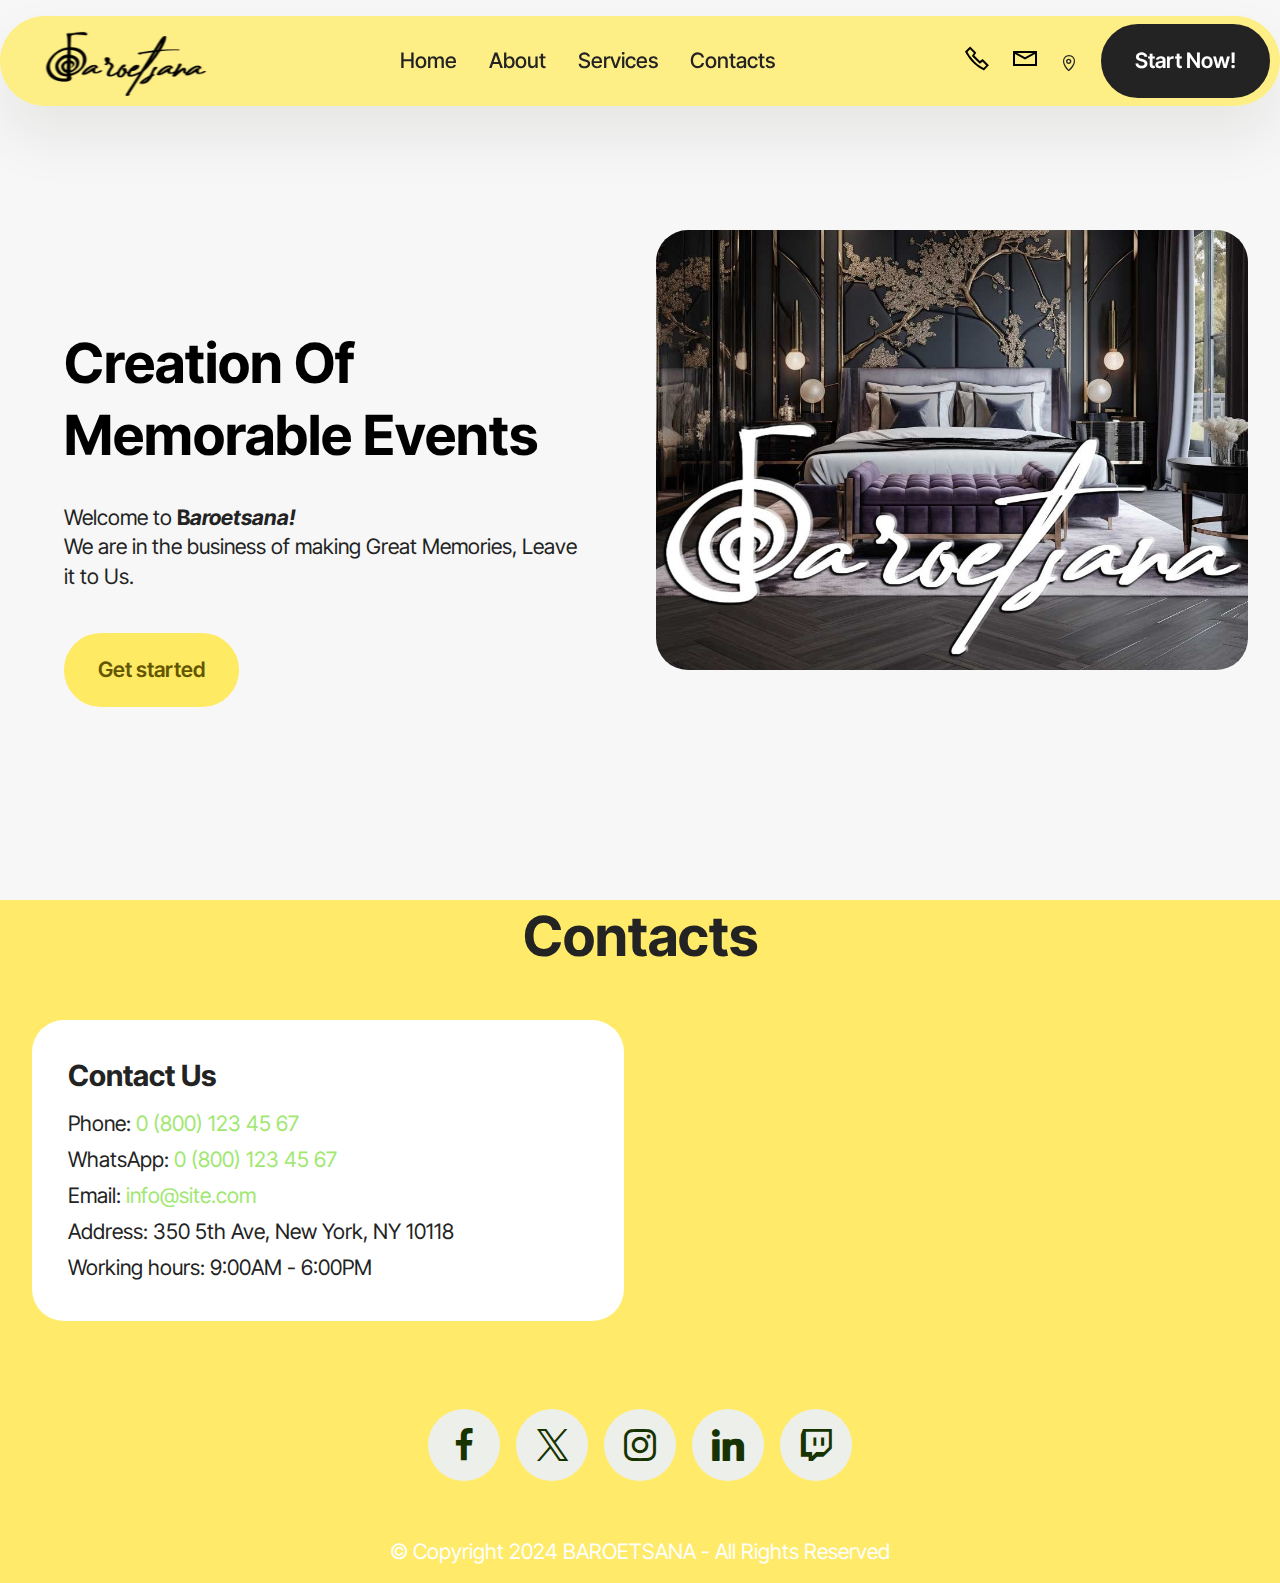
<file: page3.html>
<!DOCTYPE html>
<html  >
<head>
  <!-- Site made with Mobirise Website Builder v5.9.18, https://mobirise.com -->
  <meta charset="UTF-8">
  <meta http-equiv="X-UA-Compatible" content="IE=edge">
  <meta name="generator" content="Mobirise v5.9.18, mobirise.com">
  <meta name="viewport" content="width=device-width, initial-scale=1, minimum-scale=1">
  <link rel="shortcut icon" href="assets/images/baroetsana-logo-209x96.png" type="image/x-icon">
  <meta name="description" content="">
  
  
  <title>Contact</title>
  <link rel="stylesheet" href="assets/web/assets/mobirise-icons2/mobirise2.css">
  <link rel="stylesheet" href="assets/bootstrap/css/bootstrap.min.css">
  <link rel="stylesheet" href="assets/bootstrap/css/bootstrap-grid.min.css">
  <link rel="stylesheet" href="assets/bootstrap/css/bootstrap-reboot.min.css">
  <link rel="stylesheet" href="assets/dropdown/css/style.css">
  <link rel="stylesheet" href="assets/socicon/css/styles.css">
  <link rel="stylesheet" href="assets/theme/css/style.css">
  <link rel="preload" href="https://fonts.googleapis.com/css2?family=Inter+Tight:wght@400;700&display=swap&display=swap" as="style" onload="this.onload=null;this.rel='stylesheet'">
  <noscript><link rel="stylesheet" href="https://fonts.googleapis.com/css2?family=Inter+Tight:wght@400;700&display=swap&display=swap"></noscript>
  <link rel="preload" as="style" href="assets/mobirise/css/mbr-additional.css?v=swrEBK"><link rel="stylesheet" href="assets/mobirise/css/mbr-additional.css?v=swrEBK" type="text/css">

  
  
  
</head>
<body>
  
  <section data-bs-version="5.1" class="menu menu1 cid-utDYFcpm3d" once="menu" id="menu01-x">
	

	<nav class="navbar navbar-dropdown navbar-fixed-top navbar-expand-lg">
		<div class="container">
			<div class="navbar-brand">
				<span class="navbar-logo">
					<a href="index.html">
						<img src="assets/images/baroetsana-logo-209x96.png" alt="Baroetsana" style="height: 5rem;">
					</a>
				</span>
				
			</div>
			<button class="navbar-toggler" type="button" data-toggle="collapse" data-bs-toggle="collapse" data-target="#navbarSupportedContent" data-bs-target="#navbarSupportedContent" aria-controls="navbarNavAltMarkup" aria-expanded="false" aria-label="Toggle navigation">
				<div class="hamburger">
					<span></span>
					<span></span>
					<span></span>
					<span></span>
				</div>
			</button>
			<div class="collapse navbar-collapse" id="navbarSupportedContent">
				<ul class="navbar-nav nav-dropdown" data-app-modern-menu="true"><li class="nav-item">
						<a class="nav-link link text-black text-primary display-4" href="index.html">Home</a>
					</li><li class="nav-item"><a class="nav-link link text-black text-primary display-4" href="page1.html">About</a></li>
					<li class="nav-item">
						<a class="nav-link link text-black text-primary display-4" href="page2.html" aria-expanded="false">Services</a>
					</li>
					<li class="nav-item">
						<a class="nav-link link text-black text-primary display-4" href="page3.html">Contacts</a>
					</li></ul>
				<div class="icons-menu">
					<a class="iconfont-wrapper" href="page3.html">
						<span class="p-2 mbr-iconfont mobi-mbri-phone mobi-mbri"></span>
					</a>
					<a class="iconfont-wrapper" href="mailto:mooketsi@quadrolink.co.za">
						<span class="p-2 mbr-iconfont mobi-mbri-letter mobi-mbri"></span>
					</a>
					
						<span class="p-2 mbr-iconfont mobi-mbri-map-pin mobi-mbri"></span>
					
					
				</div>
				<div class="navbar-buttons mbr-section-btn"><a class="btn btn-black display-4" href="page3.html"> Start Now!</a></div>
			</div>
		</div>
	</nav>
</section>

<section data-bs-version="5.1" class="header1 cid-utDYFeRVS8 mbr-fullscreen" id="header01-y">
	

	
	

	<div class="container-fluid">
		<div class="row justify-content-center">
			<div class="col-12 col-md-12 col-lg-6 image-wrapper">
				<img class="w-100" src="assets/images/about-us-1024x1024.jpeg" alt="">
			</div>
			<div class="col-12 col-lg col-md-12">
				<div class="text-wrapper align-left">
					<h1 class="mbr-section-title mbr-fonts-style mb-4 display-2">
						<strong><br></strong><br><strong>Creation Of Memorable Events</strong></h1>
					<p class="mbr-text mbr-fonts-style mb-4 display-7">
						Welcome to <strong>B<em>aroetsana! </em></strong><br>We are in the business of making Great Memories, Leave it to Us.</p>
					<div class="mbr-section-btn mt-3"><a class="btn btn-danger display-7" href="page3.html">Get started</a></div>
				</div>
			</div>
		</div>
	</div>
</section>

<section data-bs-version="5.1" class="contacts02 map1 cid-utDYYSv2TR" id="contacts02-13">

    

    
    <div class="container-fluid">
        <div class="row justify-content-center">
            <div class="col-12 content-head">
                <div class="mbr-section-head mb-5">
                    <h3 class="mbr-section-title mbr-fonts-style align-center mb-0 display-2">
                        <strong>Contacts</strong>
                    </h3>
                    
                </div>
            </div>
        </div>
        <div class="row justify-content-center">
            <div class="card col-12 col-md-12 col-lg-6">
                <div class="card-wrapper">
                    <div class="text-wrapper">
                        <h5 class="cardTitle mbr-fonts-style mb-2 display-5">
                            <strong>Contact Us</strong>
                        </h5>
                        <ul class="list mbr-fonts-style display-7">
                            <li class="mbr-text item-wrap">Phone: <a href="tel:+12345678910" class="text-primary">0 (800) 123 45
                                    67</a></li>
                            <li class="mbr-text item-wrap">WhatsApp: <a href="tel:+12345678910" class="text-primary">0 (800) 123
                                    45 67</a></li>
                            <li class="mbr-text item-wrap">Email: <a href="mailto:info@site.com" class="text-primary">info@site.com</a></li>
                            <li class="mbr-text item-wrap">Address: 350 5th Ave, New York, NY 10118</li>
                            <li class="mbr-text item-wrap">Working hours: 9:00AM - 6:00PM</li>
                        </ul>
                    </div>
                </div>
            </div>
            <div class="map-wrapper col-md-12 col-lg-6">
                <div class="google-map"><iframe frameborder="0" style="border:0" src="https://www.google.com/maps/embed?pb=!1m18!1m12!1m3!1d3578.5481474065027!2d27.93110607469295!3d-26.243867565589184!2m3!1f0!2f0!3f0!3m2!1i1024!2i768!4f13.1!3m3!1m2!1s0x1e9509dd86c884e1%3A0x8b8bb7be5c0c1ca3!2sTloome%20St%2C%20Orlando%20East%2C%20Soweto%2C%201804!5e0!3m2!1sen!2sza!4v1731166053136!5m2!1sen!2sza" allowfullscreen=""></iframe></div>
            </div>
        </div>
    </div>
</section>

<section data-bs-version="5.1" class="footer3 cid-utDYFouold" once="footers" id="footer03-12">

        

    

    <div class="container">
        <div class="row">
            

            <div class="col-12 mt-4">
                <div class="social-row">
                    <div class="soc-item">
                        <a href="page3.html" target="_blank">
                            <span class="mbr-iconfont socicon socicon-facebook display-7"></span>
                        </a>
                    </div>
                    <div class="soc-item">
                        <a href="page3.html" target="_blank">
                            <span class="mbr-iconfont socicon-twitter socicon"></span>
                        </a>
                    </div>
                    <div class="soc-item">
                        <a href="page3.html" target="_blank">
                            <span class="mbr-iconfont socicon-instagram socicon"></span>
                        </a>
                    </div>
                    <div class="soc-item">
                        <a href="page3.html" target="_blank">
                            <span class="mbr-iconfont socicon socicon-linkedin"></span>
                        </a>
                    </div>
                    <div class="soc-item">
                        <a href="page3.html" target="_blank">
                            <span class="mbr-iconfont socicon socicon-twitch"></span>
                        </a>
                    </div>
                </div>
            </div>
            <div class="col-12 mt-5">
                <p class="mbr-fonts-style copyright display-7">
                    © Copyright 2024 BAROETSANA - All Rights Reserved
                </p>
            </div>
        </div>
    </div>

  
</body>
</html>
</file>
<file: assets/web/assets/mobirise-icons2/mobirise2.css>
@font-face {
  font-family: 'Moririse2';
  font-display: swap;
  src:  url('mobirise2.eot?f2bix4');
  src:  url('mobirise2.eot?f2bix4#iefix') format('embedded-opentype'),
    url('mobirise2.ttf?f2bix4') format('truetype'),
    url('mobirise2.woff?f2bix4') format('woff'),
    url('mobirise2.svg?f2bix4#mobirise2') format('svg');
  font-weight: normal;
  font-style: normal;
}

[class^="mobi-"], [class*=" mobi-"] {
  /* use !important to prevent issues with browser extensions that change fonts */
  font-family: 'Moririse2' !important;
  speak: none;
  font-style: normal;
  font-weight: normal;
  font-variant: normal;
  text-transform: none;
  line-height: 1;

  /* Better Font Rendering =========== */
  -webkit-font-smoothing: antialiased;
  -moz-osx-font-smoothing: grayscale;
}

.mobi-mbri-add-submenu:before {
  content: "\e900";
}
.mobi-mbri-alert:before {
  content: "\e901";
}
.mobi-mbri-align-center:before {
  content: "\e902";
}
.mobi-mbri-align-justify:before {
  content: "\e903";
}
.mobi-mbri-align-left:before {
  content: "\e904";
}
.mobi-mbri-align-right:before {
  content: "\e905";
}
.mobi-mbri-android:before {
  content: "\e906";
}
.mobi-mbri-apple:before {
  content: "\e907";
}
.mobi-mbri-arrow-down:before {
  content: "\e908";
}
.mobi-mbri-arrow-next:before {
  content: "\e909";
}
.mobi-mbri-arrow-prev:before {
  content: "\e90a";
}
.mobi-mbri-arrow-up:before {
  content: "\e90b";
}
.mobi-mbri-bold:before {
  content: "\e90c";
}
.mobi-mbri-bookmark:before {
  content: "\e90d";
}
.mobi-mbri-bootstrap:before {
  content: "\e90e";
}
.mobi-mbri-briefcase:before {
  content: "\e90f";
}
.mobi-mbri-browse:before {
  content: "\e910";
}
.mobi-mbri-bulleted-list:before {
  content: "\e911";
}
.mobi-mbri-calendar:before {
  content: "\e912";
}
.mobi-mbri-camera:before {
  content: "\e913";
}
.mobi-mbri-cart-add:before {
  content: "\e914";
}
.mobi-mbri-cart-full:before {
  content: "\e915";
}
.mobi-mbri-cash:before {
  content: "\e916";
}
.mobi-mbri-change-style:before {
  content: "\e917";
}
.mobi-mbri-chat:before {
  content: "\e918";
}
.mobi-mbri-clock:before {
  content: "\e919";
}
.mobi-mbri-close:before {
  content: "\e91a";
}
.mobi-mbri-cloud:before {
  content: "\e91b";
}
.mobi-mbri-code:before {
  content: "\e91c";
}
.mobi-mbri-contact-form:before {
  content: "\e91d";
}
.mobi-mbri-credit-card:before {
  content: "\e91e";
}
.mobi-mbri-cursor-click:before {
  content: "\e91f";
}
.mobi-mbri-cust-feedback:before {
  content: "\e920";
}
.mobi-mbri-database:before {
  content: "\e921";
}
.mobi-mbri-delivery:before {
  content: "\e922";
}
.mobi-mbri-desktop:before {
  content: "\e923";
}
.mobi-mbri-devices:before {
  content: "\e924";
}
.mobi-mbri-down:before {
  content: "\e925";
}
.mobi-mbri-download-2:before {
  content: "\e926";
}
.mobi-mbri-download:before {
  content: "\e927";
}
.mobi-mbri-drag-n-drop-2:before {
  content: "\e928";
}
.mobi-mbri-drag-n-drop:before {
  content: "\e929";
}
.mobi-mbri-edit-2:before {
  content: "\e92a";
}
.mobi-mbri-edit:before {
  content: "\e92b";
}
.mobi-mbri-error:before {
  content: "\e92c";
}
.mobi-mbri-extension:before {
  content: "\e92d";
}
.mobi-mbri-features:before {
  content: "\e92e";
}
.mobi-mbri-file:before {
  content: "\e92f";
}
.mobi-mbri-flag:before {
  content: "\e930";
}
.mobi-mbri-folder:before {
  content: "\e931";
}
.mobi-mbri-gift:before {
  content: "\e932";
}
.mobi-mbri-github:before {
  content: "\e933";
}
.mobi-mbri-globe-2:before {
  content: "\e934";
}
.mobi-mbri-globe:before {
  content: "\e935";
}
.mobi-mbri-growing-chart:before {
  content: "\e936";
}
.mobi-mbri-hearth:before {
  content: "\e937";
}
.mobi-mbri-help:before {
  content: "\e938";
}
.mobi-mbri-home:before {
  content: "\e939";
}
.mobi-mbri-hot-cup:before {
  content: "\e93a";
}
.mobi-mbri-idea:before {
  content: "\e93b";
}
.mobi-mbri-image-gallery:before {
  content: "\e93c";
}
.mobi-mbri-image-slider:before {
  content: "\e93d";
}
.mobi-mbri-info:before {
  content: "\e93e";
}
.mobi-mbri-italic:before {
  content: "\e93f";
}
.mobi-mbri-key:before {
  content: "\e940";
}
.mobi-mbri-laptop:before {
  content: "\e941";
}
.mobi-mbri-layers:before {
  content: "\e942";
}
.mobi-mbri-left-right:before {
  content: "\e943";
}
.mobi-mbri-left:before {
  content: "\e944";
}
.mobi-mbri-letter:before {
  content: "\e945";
}
.mobi-mbri-like:before {
  content: "\e946";
}
.mobi-mbri-link:before {
  content: "\e947";
}
.mobi-mbri-lock:before {
  content: "\e948";
}
.mobi-mbri-login:before {
  content: "\e949";
}
.mobi-mbri-logout:before {
  content: "\e94a";
}
.mobi-mbri-magic-stick:before {
  content: "\e94b";
}
.mobi-mbri-map-pin:before {
  content: "\e94c";
}
.mobi-mbri-menu:before {
  content: "\e94d";
}
.mobi-mbri-mobile-2:before {
  content: "\e94e";
}
.mobi-mbri-mobile-horizontal:before {
  content: "\e94f";
}
.mobi-mbri-mobile:before {
  content: "\e950";
}
.mobi-mbri-mobirise:before {
  content: "\e951";
}
.mobi-mbri-more-horizontal:before {
  content: "\e952";
}
.mobi-mbri-more-vertical:before {
  content: "\e953";
}
.mobi-mbri-music:before {
  content: "\e954";
}
.mobi-mbri-new-file:before {
  content: "\e955";
}
.mobi-mbri-numbered-list:before {
  content: "\e956";
}
.mobi-mbri-opened-folder:before {
  content: "\e957";
}
.mobi-mbri-pages:before {
  content: "\e958";
}
.mobi-mbri-paper-plane:before {
  content: "\e959";
}
.mobi-mbri-paperclip:before {
  content: "\e95a";
}
.mobi-mbri-phone:before {
  content: "\e95b";
}
.mobi-mbri-photo:before {
  content: "\e95c";
}
.mobi-mbri-photos:before {
  content: "\e95d";
}
.mobi-mbri-pin:before {
  content: "\e95e";
}
.mobi-mbri-play:before {
  content: "\e95f";
}
.mobi-mbri-plus:before {
  content: "\e960";
}
.mobi-mbri-preview:before {
  content: "\e961";
}
.mobi-mbri-print:before {
  content: "\e962";
}
.mobi-mbri-protect:before {
  content: "\e963";
}
.mobi-mbri-question:before {
  content: "\e964";
}
.mobi-mbri-quote-left:before {
  content: "\e965";
}
.mobi-mbri-quote-right:before {
  content: "\e966";
}
.mobi-mbri-redo:before {
  content: "\e967";
}
.mobi-mbri-refresh:before {
  content: "\e968";
}
.mobi-mbri-responsive-2:before {
  content: "\e969";
}
.mobi-mbri-responsive:before {
  content: "\e96a";
}
.mobi-mbri-right:before {
  content: "\e96b";
}
.mobi-mbri-rocket:before {
  content: "\e96c";
}
.mobi-mbri-sad-face:before {
  content: "\e96d";
}
.mobi-mbri-sale:before {
  content: "\e96e";
}
.mobi-mbri-save:before {
  content: "\e96f";
}
.mobi-mbri-search:before {
  content: "\e970";
}
.mobi-mbri-setting-2:before {
  content: "\e971";
}
.mobi-mbri-setting-3:before {
  content: "\e972";
}
.mobi-mbri-setting:before {
  content: "\e973";
}
.mobi-mbri-share:before {
  content: "\e974";
}
.mobi-mbri-shopping-bag:before {
  content: "\e975";
}
.mobi-mbri-shopping-basket:before {
  content: "\e976";
}
.mobi-mbri-shopping-cart:before {
  content: "\e977";
}
.mobi-mbri-sites:before {
  content: "\e978";
}
.mobi-mbri-smile-face:before {
  content: "\e979";
}
.mobi-mbri-speed:before {
  content: "\e97a";
}
.mobi-mbri-star:before {
  content: "\e97b";
}
.mobi-mbri-success:before {
  content: "\e97c";
}
.mobi-mbri-sun:before {
  content: "\e97d";
}
.mobi-mbri-sun2:before {
  content: "\e97e";
}
.mobi-mbri-tablet-vertical:before {
  content: "\e97f";
}
.mobi-mbri-tablet:before {
  content: "\e980";
}
.mobi-mbri-target:before {
  content: "\e981";
}
.mobi-mbri-timer:before {
  content: "\e982";
}
.mobi-mbri-to-ftp:before {
  content: "\e983";
}
.mobi-mbri-to-local-drive:before {
  content: "\e984";
}
.mobi-mbri-touch-swipe:before {
  content: "\e985";
}
.mobi-mbri-touch:before {
  content: "\e986";
}
.mobi-mbri-trash:before {
  content: "\e987";
}
.mobi-mbri-underline:before {
  content: "\e988";
}
.mobi-mbri-undo:before {
  content: "\e989";
}
.mobi-mbri-unlink:before {
  content: "\e98a";
}
.mobi-mbri-unlock:before {
  content: "\e98b";
}
.mobi-mbri-up-down:before {
  content: "\e98c";
}
.mobi-mbri-up:before {
  content: "\e98d";
}
.mobi-mbri-update:before {
  content: "\e98e";
}
.mobi-mbri-upload-2:before {
  content: "\e98f";
}
.mobi-mbri-upload:before {
  content: "\e990";
}
.mobi-mbri-user-2:before {
  content: "\e991";
}
.mobi-mbri-user:before {
  content: "\e992";
}
.mobi-mbri-users:before {
  content: "\e993";
}
.mobi-mbri-video-play:before {
  content: "\e994";
}
.mobi-mbri-video:before {
  content: "\e995";
}
.mobi-mbri-watch:before {
  content: "\e996";
}
.mobi-mbri-website-theme-2:before {
  content: "\e997";
}
.mobi-mbri-website-theme:before {
  content: "\e998";
}
.mobi-mbri-wifi:before {
  content: "\e999";
}
.mobi-mbri-windows:before {
  content: "\e99a";
}
.mobi-mbri-zoom-in:before {
  content: "\e99b";
}
.mobi-mbri-zoom-out:before {
  content: "\e99c";
}
</file>
<file: assets/dropdown/css/style.css>
.navbar-dropdown {
  left: 0;
  padding: 0;
  position: absolute;
  right: 0;
  top: 0;
  transition: all 0.45s ease;
  z-index: 1030;
  background: #282828; }
  .navbar-dropdown .navbar-logo {
    margin-right: 0.8rem;
    transition: margin 0.3s ease-in-out;
    vertical-align: middle; }
    .navbar-dropdown .navbar-logo img {
      height: 3.125rem;
      transition: all 0.3s ease-in-out; }
    .navbar-dropdown .navbar-logo.mbr-iconfont {
      font-size: 3.125rem;
      line-height: 3.125rem; }
  .navbar-dropdown .navbar-caption {
    font-weight: 700;
    white-space: normal;
    vertical-align: -4px;
    line-height: 3.125rem !important; }
    .navbar-dropdown .navbar-caption, .navbar-dropdown .navbar-caption:hover {
      color: inherit;
      text-decoration: none; }
  .navbar-dropdown .mbr-iconfont + .navbar-caption {
    vertical-align: -1px; }
  .navbar-dropdown.navbar-fixed-top {
    position: fixed; }
  .navbar-dropdown .navbar-brand span {
    vertical-align: -4px; }
  .navbar-dropdown.bg-color.transparent {
    background: none; }
  .navbar-dropdown.navbar-short .navbar-brand {
    padding: 0.625rem 0; }
    .navbar-dropdown.navbar-short .navbar-brand span {
      vertical-align: -1px; }
  .navbar-dropdown.navbar-short .navbar-caption {
    line-height: 2.375rem !important;
    vertical-align: -2px; }
  .navbar-dropdown.navbar-short .navbar-logo {
    margin-right: 0.5rem; }
    .navbar-dropdown.navbar-short .navbar-logo img {
      height: 2.375rem; }
    .navbar-dropdown.navbar-short .navbar-logo.mbr-iconfont {
      font-size: 2.375rem;
      line-height: 2.375rem; }
  .navbar-dropdown.navbar-short .mbr-table-cell {
    height: 3.625rem; }
  .navbar-dropdown .navbar-close {
    left: 0.6875rem;
    position: fixed;
    top: 0.75rem;
    z-index: 1000; }
  .navbar-dropdown .hamburger-icon {
    content: "";
    display: inline-block;
    vertical-align: middle;
    width: 16px;
    -webkit-box-shadow: 0 -6px 0 1px #282828,0 0 0 1px #282828,0 6px 0 1px #282828;
    -moz-box-shadow: 0 -6px 0 1px #282828,0 0 0 1px #282828,0 6px 0 1px #282828;
    box-shadow: 0 -6px 0 1px #282828,0 0 0 1px #282828,0 6px 0 1px #282828; }

.dropdown-menu .dropdown-toggle[data-toggle="dropdown-submenu"]::after {
  border-bottom: 0.35em solid transparent;
  border-left: 0.35em solid;
  border-right: 0;
  border-top: 0.35em solid transparent;
  margin-left: 0.3rem; }

.dropdown-menu .dropdown-item:focus {
  outline: 0; }

.nav-dropdown {
  font-size: 0.75rem;
  font-weight: 500;
  height: auto !important; }
  .nav-dropdown .nav-btn {
    padding-left: 1rem; }
  .nav-dropdown .link {
    margin: .667em 1.667em;
    font-weight: 500;
    padding: 0;
    transition: color .2s ease-in-out; }
    .nav-dropdown .link.dropdown-toggle {
      margin-right: 2.583em; }
      .nav-dropdown .link.dropdown-toggle::after {
        margin-left: .25rem;
        border-top: 0.35em solid;
        border-right: 0.35em solid transparent;
        border-left: 0.35em solid transparent;
        border-bottom: 0; }
      .nav-dropdown .link.dropdown-toggle[aria-expanded="true"] {
        margin: 0;
        padding: 0.667em 3.263em  0.667em 1.667em; }
  .nav-dropdown .link::after,
  .nav-dropdown .dropdown-item::after {
    color: inherit; }
  .nav-dropdown .btn {
    font-size: 0.75rem;
    font-weight: 700;
    letter-spacing: 0;
    margin-bottom: 0;
    padding-left: 1.25rem;
    padding-right: 1.25rem; }
  .nav-dropdown .dropdown-menu {
    border-radius: 0;
    border: 0;
    left: 0;
    margin: 0;
    padding-bottom: 1.25rem;
    padding-top: 1.25rem;
    position: relative; }
  .nav-dropdown .dropdown-submenu {
    margin-left: 0.125rem;
    top: 0; }
  .nav-dropdown .dropdown-item {
    font-weight: 500;
    line-height: 2;
    padding: 0.3846em 4.615em 0.3846em 1.5385em;
    position: relative;
    transition: color .2s ease-in-out, background-color .2s ease-in-out; }
    .nav-dropdown .dropdown-item::after {
      margin-top: -0.3077em;
      position: absolute;
      right: 1.1538em;
      top: 50%; }
    .nav-dropdown .dropdown-item:focus, .nav-dropdown .dropdown-item:hover {
      background: none; }

@media (max-width: 767px) {
  .nav-dropdown.navbar-toggleable-sm {
    bottom: 0;
    display: none;
    left: 0;
    overflow-x: hidden;
    position: fixed;
    top: 0;
    transform: translateX(-100%);
    -ms-transform: translateX(-100%);
    -webkit-transform: translateX(-100%);
    width: 18.75rem;
    z-index: 999; } }
.nav-dropdown.navbar-toggleable-xl {
  bottom: 0;
  display: none;
  left: 0;
  overflow-x: hidden;
  position: fixed;
  top: 0;
  transform: translateX(-100%);
  -ms-transform: translateX(-100%);
  -webkit-transform: translateX(-100%);
  width: 18.75rem;
  z-index: 999; }

.nav-dropdown-sm {
  display: block !important;
  overflow-x: hidden;
  overflow: auto;
  padding-top: 3.875rem; }
  .nav-dropdown-sm::after {
    content: "";
    display: block;
    height: 3rem;
    width: 100%; }
  .nav-dropdown-sm.collapse.in ~ .navbar-close {
    display: block !important; }
  .nav-dropdown-sm.collapsing, .nav-dropdown-sm.collapse.in {
    transform: translateX(0);
    -ms-transform: translateX(0);
    -webkit-transform: translateX(0);
    transition: all 0.25s ease-out;
    -webkit-transition: all 0.25s ease-out;
    background: #282828; }
  .nav-dropdown-sm.collapsing[aria-expanded="false"] {
    transform: translateX(-100%);
    -ms-transform: translateX(-100%);
    -webkit-transform: translateX(-100%); }
  .nav-dropdown-sm .nav-item {
    display: block;
    margin-left: 0 !important;
    padding-left: 0; }
  .nav-dropdown-sm .link,
  .nav-dropdown-sm .dropdown-item {
    border-top: 1px dotted rgba(255, 255, 255, 0.1);
    font-size: 0.8125rem;
    line-height: 1.6;
    margin: 0 !important;
    padding: 0.875rem 2.4rem 0.875rem 1.5625rem !important;
    position: relative;
    white-space: normal; }
    .nav-dropdown-sm .link:focus, .nav-dropdown-sm .link:hover,
    .nav-dropdown-sm .dropdown-item:focus,
    .nav-dropdown-sm .dropdown-item:hover {
      background: rgba(0, 0, 0, 0.2) !important;
      color: #c0a375; }
  .nav-dropdown-sm .nav-btn {
    position: relative;
    padding: 1.5625rem 1.5625rem 0 1.5625rem; }
    .nav-dropdown-sm .nav-btn::before {
      border-top: 1px dotted rgba(255, 255, 255, 0.1);
      content: "";
      left: 0;
      position: absolute;
      top: 0;
      width: 100%; }
    .nav-dropdown-sm .nav-btn + .nav-btn {
      padding-top: 0.625rem; }
      .nav-dropdown-sm .nav-btn + .nav-btn::before {
        display: none; }
  .nav-dropdown-sm .btn {
    padding: 0.625rem 0; }
  .nav-dropdown-sm .dropdown-toggle[data-toggle="dropdown-submenu"]::after {
    margin-left: .25rem;
    border-top: 0.35em solid;
    border-right: 0.35em solid transparent;
    border-left: 0.35em solid transparent;
    border-bottom: 0; }
  .nav-dropdown-sm .dropdown-toggle[data-toggle="dropdown-submenu"][aria-expanded="true"]::after {
    border-top: 0;
    border-right: 0.35em solid transparent;
    border-left: 0.35em solid transparent;
    border-bottom: 0.35em solid; }
  .nav-dropdown-sm .dropdown-menu {
    margin: 0;
    padding: 0;
    position: relative;
    top: 0;
    left: 0;
    width: 100%;
    border: 0;
    float: none;
    border-radius: 0;
    background: none; }
  .nav-dropdown-sm .dropdown-submenu {
    left: 100%;
    margin-left: 0.125rem;
    margin-top: -1.25rem;
    top: 0; }

.navbar-toggleable-sm .nav-dropdown .dropdown-menu {
  position: absolute; }

.navbar-toggleable-sm .nav-dropdown .dropdown-submenu {
  left: 100%;
  margin-left: 0.125rem;
  margin-top: -1.25rem;
  top: 0; }

.navbar-toggleable-sm.opened .nav-dropdown .dropdown-menu {
  position: relative; }

.navbar-toggleable-sm.opened .nav-dropdown .dropdown-submenu {
  left: 0;
  margin-left: 00rem;
  margin-top: 0rem;
  top: 0; }

.is-builder .nav-dropdown.collapsing {
  transition: none !important; }
</file>
<file: assets/socicon/css/styles.css>
@charset "UTF-8";

@font-face {
  font-family: 'Socicon';
  src:  url('../fonts/socicon.eot');
  src:  url('../fonts/socicon.eot?#iefix') format('embedded-opentype'),
    url('../fonts/socicon.woff2') format('woff2'),
    url('../fonts/socicon.ttf') format('truetype'),
    url('../fonts/socicon.woff') format('woff'),
    url('../fonts/socicon.svg#socicon') format('svg');
  font-weight: normal;
  font-style: normal;
  font-display: swap;
}

[data-icon]:before {
  font-family: "socicon" !important;
  content: attr(data-icon);
  font-style: normal !important;
  font-weight: normal !important;
  font-variant: normal !important;
  text-transform: none !important;
  speak: none;
  line-height: 1;
  -webkit-font-smoothing: antialiased;
  -moz-osx-font-smoothing: grayscale;
}

[class^="socicon-"], [class*=" socicon-"] {
  /* use !important to prevent issues with browser extensions that change fonts */
  font-family: 'Socicon' !important;
  speak: none;
  font-style: normal;
  font-weight: normal;
  font-variant: normal;
  text-transform: none;
  line-height: 1;

  /* Better Font Rendering =========== */
  -webkit-font-smoothing: antialiased;
  -moz-osx-font-smoothing: grayscale;
}

.socicon-500px:before {
  content: "\e000";
}
.socicon-8tracks:before {
  content: "\e001";
}
.socicon-airbnb:before {
  content: "\e002";
}
.socicon-alliance:before {
  content: "\e003";
}
.socicon-amazon:before {
  content: "\e004";
}
.socicon-amplement:before {
  content: "\e005";
}
.socicon-android:before {
  content: "\e006";
}
.socicon-angellist:before {
  content: "\e007";
}
.socicon-apple:before {
  content: "\e008";
}
.socicon-appnet:before {
  content: "\e009";
}
.socicon-baidu:before {
  content: "\e00a";
}
.socicon-bandcamp:before {
  content: "\e00b";
}
.socicon-battlenet:before {
  content: "\e00c";
}
.socicon-mixer:before {
  content: "\e00d";
}
.socicon-bebee:before {
  content: "\e00e";
}
.socicon-bebo:before {
  content: "\e00f";
}
.socicon-behance:before {
  content: "\e010";
}
.socicon-blizzard:before {
  content: "\e011";
}
.socicon-blogger:before {
  content: "\e012";
}
.socicon-buffer:before {
  content: "\e013";
}
.socicon-chrome:before {
  content: "\e014";
}
.socicon-coderwall:before {
  content: "\e015";
}
.socicon-curse:before {
  content: "\e016";
}
.socicon-dailymotion:before {
  content: "\e017";
}
.socicon-deezer:before {
  content: "\e018";
}
.socicon-delicious:before {
  content: "\e019";
}
.socicon-deviantart:before {
  content: "\e01a";
}
.socicon-diablo:before {
  content: "\e01b";
}
.socicon-digg:before {
  content: "\e01c";
}
.socicon-discord:before {
  content: "\e01d";
}
.socicon-disqus:before {
  content: "\e01e";
}
.socicon-douban:before {
  content: "\e01f";
}
.socicon-draugiem:before {
  content: "\e020";
}
.socicon-dribbble:before {
  content: "\e021";
}
.socicon-drupal:before {
  content: "\e022";
}
.socicon-ebay:before {
  content: "\e023";
}
.socicon-ello:before {
  content: "\e024";
}
.socicon-endomodo:before {
  content: "\e025";
}
.socicon-envato:before {
  content: "\e026";
}
.socicon-etsy:before {
  content: "\e027";
}
.socicon-facebook:before {
  content: "\e028";
}
.socicon-feedburner:before {
  content: "\e029";
}
.socicon-filmweb:before {
  content: "\e02a";
}
.socicon-firefox:before {
  content: "\e02b";
}
.socicon-flattr:before {
  content: "\e02c";
}
.socicon-flickr:before {
  content: "\e02d";
}
.socicon-formulr:before {
  content: "\e02e";
}
.socicon-forrst:before {
  content: "\e02f";
}
.socicon-foursquare:before {
  content: "\e030";
}
.socicon-friendfeed:before {
  content: "\e031";
}
.socicon-github:before {
  content: "\e032";
}
.socicon-goodreads:before {
  content: "\e033";
}
.socicon-google:before {
  content: "\e034";
}
.socicon-googlescholar:before {
  content: "\e035";
}
.socicon-googlegroups:before {
  content: "\e036";
}
.socicon-googlephotos:before {
  content: "\e037";
}
.socicon-googleplus:before {
  content: "\e038";
}
.socicon-grooveshark:before {
  content: "\e039";
}
.socicon-hackerrank:before {
  content: "\e03a";
}
.socicon-hearthstone:before {
  content: "\e03b";
}
.socicon-hellocoton:before {
  content: "\e03c";
}
.socicon-heroes:before {
  content: "\e03d";
}
.socicon-smashcast:before {
  content: "\e03e";
}
.socicon-horde:before {
  content: "\e03f";
}
.socicon-houzz:before {
  content: "\e040";
}
.socicon-icq:before {
  content: "\e041";
}
.socicon-identica:before {
  content: "\e042";
}
.socicon-imdb:before {
  content: "\e043";
}
.socicon-instagram:before {
  content: "\e044";
}
.socicon-issuu:before {
  content: "\e045";
}
.socicon-istock:before {
  content: "\e046";
}
.socicon-itunes:before {
  content: "\e047";
}
.socicon-keybase:before {
  content: "\e048";
}
.socicon-lanyrd:before {
  content: "\e049";
}
.socicon-lastfm:before {
  content: "\e04a";
}
.socicon-line:before {
  content: "\e04b";
}
.socicon-linkedin:before {
  content: "\e04c";
}
.socicon-livejournal:before {
  content: "\e04d";
}
.socicon-lyft:before {
  content: "\e04e";
}
.socicon-macos:before {
  content: "\e04f";
}
.socicon-mail:before {
  content: "\e050";
}
.socicon-medium:before {
  content: "\e051";
}
.socicon-meetup:before {
  content: "\e052";
}
.socicon-mixcloud:before {
  content: "\e053";
}
.socicon-modelmayhem:before {
  content: "\e054";
}
.socicon-mumble:before {
  content: "\e055";
}
.socicon-myspace:before {
  content: "\e056";
}
.socicon-newsvine:before {
  content: "\e057";
}
.socicon-nintendo:before {
  content: "\e058";
}
.socicon-npm:before {
  content: "\e059";
}
.socicon-odnoklassniki:before {
  content: "\e05a";
}
.socicon-openid:before {
  content: "\e05b";
}
.socicon-opera:before {
  content: "\e05c";
}
.socicon-outlook:before {
  content: "\e05d";
}
.socicon-overwatch:before {
  content: "\e05e";
}
.socicon-patreon:before {
  content: "\e05f";
}
.socicon-paypal:before {
  content: "\e060";
}
.socicon-periscope:before {
  content: "\e061";
}
.socicon-persona:before {
  content: "\e062";
}
.socicon-pinterest:before {
  content: "\e063";
}
.socicon-play:before {
  content: "\e064";
}
.socicon-player:before {
  content: "\e065";
}
.socicon-playstation:before {
  content: "\e066";
}
.socicon-pocket:before {
  content: "\e067";
}
.socicon-qq:before {
  content: "\e068";
}
.socicon-quora:before {
  content: "\e069";
}
.socicon-raidcall:before {
  content: "\e06a";
}
.socicon-ravelry:before {
  content: "\e06b";
}
.socicon-reddit:before {
  content: "\e06c";
}
.socicon-renren:before {
  content: "\e06d";
}
.socicon-researchgate:before {
  content: "\e06e";
}
.socicon-residentadvisor:before {
  content: "\e06f";
}
.socicon-reverbnation:before {
  content: "\e070";
}
.socicon-rss:before {
  content: "\e071";
}
.socicon-sharethis:before {
  content: "\e072";
}
.socicon-skype:before {
  content: "\e073";
}
.socicon-slideshare:before {
  content: "\e074";
}
.socicon-smugmug:before {
  content: "\e075";
}
.socicon-snapchat:before {
  content: "\e076";
}
.socicon-songkick:before {
  content: "\e077";
}
.socicon-soundcloud:before {
  content: "\e078";
}
.socicon-spotify:before {
  content: "\e079";
}
.socicon-stackexchange:before {
  content: "\e07a";
}
.socicon-stackoverflow:before {
  content: "\e07b";
}
.socicon-starcraft:before {
  content: "\e07c";
}
.socicon-stayfriends:before {
  content: "\e07d";
}
.socicon-steam:before {
  content: "\e07e";
}
.socicon-storehouse:before {
  content: "\e07f";
}
.socicon-strava:before {
  content: "\e080";
}
.socicon-streamjar:before {
  content: "\e081";
}
.socicon-stumbleupon:before {
  content: "\e082";
}
.socicon-swarm:before {
  content: "\e083";
}
.socicon-teamspeak:before {
  content: "\e084";
}
.socicon-teamviewer:before {
  content: "\e085";
}
.socicon-technorati:before {
  content: "\e086";
}
.socicon-telegram:before {
  content: "\e087";
}
.socicon-tripadvisor:before {
  content: "\e088";
}
.socicon-tripit:before {
  content: "\e089";
}
.socicon-triplej:before {
  content: "\e08a";
}
.socicon-tumblr:before {
  content: "\e08b";
}
.socicon-twitch:before {
  content: "\e08c";
}
.socicon-twitter:before {
  content: "\e08d";
}
.socicon-uber:before {
  content: "\e08e";
}
.socicon-ventrilo:before {
  content: "\e08f";
}
.socicon-viadeo:before {
  content: "\e090";
}
.socicon-viber:before {
  content: "\e091";
}
.socicon-viewbug:before {
  content: "\e092";
}
.socicon-vimeo:before {
  content: "\e093";
}
.socicon-vine:before {
  content: "\e094";
}
.socicon-vkontakte:before {
  content: "\e095";
}
.socicon-warcraft:before {
  content: "\e096";
}
.socicon-wechat:before {
  content: "\e097";
}
.socicon-weibo:before {
  content: "\e098";
}
.socicon-whatsapp:before {
  content: "\e099";
}
.socicon-wikipedia:before {
  content: "\e09a";
}
.socicon-windows:before {
  content: "\e09b";
}
.socicon-wordpress:before {
  content: "\e09c";
}
.socicon-wykop:before {
  content: "\e09d";
}
.socicon-xbox:before {
  content: "\e09e";
}
.socicon-xing:before {
  content: "\e09f";
}
.socicon-yahoo:before {
  content: "\e0a0";
}
.socicon-yammer:before {
  content: "\e0a1";
}
.socicon-yandex:before {
  content: "\e0a2";
}
.socicon-yelp:before {
  content: "\e0a3";
}
.socicon-younow:before {
  content: "\e0a4";
}
.socicon-youtube:before {
  content: "\e0a5";
}
.socicon-zapier:before {
  content: "\e0a6";
}
.socicon-zerply:before {
  content: "\e0a7";
}
.socicon-zomato:before {
  content: "\e0a8";
}
.socicon-zynga:before {
  content: "\e0a9";
}
.socicon-spreadshirt:before {
  content: "\e901";
}
.socicon-gamejolt:before {
  content: "\e902";
}
.socicon-trello:before {
  content: "\e903";
}
.socicon-tunein:before {
  content: "\e904";
}
.socicon-bloglovin:before {
  content: "\e905";
}
.socicon-gamewisp:before {
  content: "\e906";
}
.socicon-messenger:before {
  content: "\e907";
}
.socicon-pandora:before {
  content: "\e908";
}
.socicon-augment:before {
  content: "\e909";
}
.socicon-bitbucket:before {
  content: "\e90a";
}
.socicon-fyuse:before {
  content: "\e90b";
}
.socicon-yt-gaming:before {
  content: "\e90c";
}
.socicon-sketchfab:before {
  content: "\e90d";
}
.socicon-mobcrush:before {
  content: "\e90e";
}
.socicon-microsoft:before {
  content: "\e90f";
}
.socicon-realtor:before {
  content: "\e910";
}
.socicon-tidal:before {
  content: "\e911";
}
.socicon-qobuz:before {
  content: "\e912";
}
.socicon-natgeo:before {
  content: "\e913";
}
.socicon-mastodon:before {
  content: "\e914";
}
.socicon-unsplash:before {
  content: "\e915";
}
.socicon-homeadvisor:before {
  content: "\e916";
}
.socicon-angieslist:before {
  content: "\e917";
}
.socicon-codepen:before {
  content: "\e918";
}
.socicon-slack:before {
  content: "\e919";
}
.socicon-openaigym:before {
  content: "\e91a";
}
.socicon-logmein:before {
  content: "\e91b";
}
.socicon-fiverr:before {
  content: "\e91c";
}
.socicon-gotomeeting:before {
  content: "\e91d";
}
.socicon-aliexpress:before {
  content: "\e91e";
}
.socicon-guru:before {
  content: "\e91f";
}
.socicon-appstore:before {
  content: "\e920";
}
.socicon-homes:before {
  content: "\e921";
}
.socicon-zoom:before {
  content: "\e922";
}
.socicon-alibaba:before {
  content: "\e923";
}
.socicon-craigslist:before {
  content: "\e924";
}
.socicon-wix:before {
  content: "\e925";
}
.socicon-redfin:before {
  content: "\e926";
}
.socicon-googlecalendar:before {
  content: "\e927";
}
.socicon-shopify:before {
  content: "\e928";
}
.socicon-freelancer:before {
  content: "\e929";
}
.socicon-seedrs:before {
  content: "\e92a";
}
.socicon-bing:before {
  content: "\e92b";
}
.socicon-doodle:before {
  content: "\e92c";
}
.socicon-bonanza:before {
  content: "\e92d";
}
.socicon-squarespace:before {
  content: "\e92e";
}
.socicon-toptal:before {
  content: "\e92f";
}
.socicon-gust:before {
  content: "\e930";
}
.socicon-ask:before {
  content: "\e931";
}
.socicon-trulia:before {
  content: "\e932";
}
.socicon-loomly:before {
  content: "\e933";
}
.socicon-ghost:before {
  content: "\e934";
}
.socicon-upwork:before {
  content: "\e935";
}
.socicon-fundable:before {
  content: "\e936";
}
.socicon-booking:before {
  content: "\e937";
}
.socicon-googlemaps:before {
  content: "\e938";
}
.socicon-zillow:before {
  content: "\e939";
}
.socicon-niconico:before {
  content: "\e93a";
}
.socicon-toneden:before {
  content: "\e93b";
}
.socicon-crunchbase:before {
  content: "\e93c";
}
.socicon-homefy:before {
  content: "\e93d";
}
.socicon-calendly:before {
  content: "\e93e";
}
.socicon-livemaster:before {
  content: "\e93f";
}
.socicon-udemy:before {
  content: "\e940";
}
.socicon-codered:before {
  content: "\e941";
}
.socicon-origin:before {
  content: "\e942";
}
.socicon-nextdoor:before {
  content: "\e943";
}
.socicon-portfolio:before {
  content: "\e944";
}
.socicon-instructables:before {
  content: "\e945";
}
.socicon-gitlab:before {
  content: "\e946";
}
.socicon-hackernews:before {
  content: "\e947";
}
.socicon-smashwords:before {
  content: "\e948";
}
.socicon-kobo:before {
  content: "\e949";
}
.socicon-bookbub:before {
  content: "\e94a";
}
.socicon-mailru:before {
  content: "\e94b";
}
.socicon-moddb:before {
  content: "\e94c";
}
.socicon-indiedb:before {
  content: "\e94d";
}
.socicon-traxsource:before {
  content: "\e94e";
}
.socicon-gamefor:before {
  content: "\e94f";
}
.socicon-pixiv:before {
  content: "\e950";
}
.socicon-myanimelist:before {
  content: "\e951";
}
.socicon-blackberry:before {
  content: "\e952";
}
.socicon-wickr:before {
  content: "\e953";
}
.socicon-spip:before {
  content: "\e954";
}
.socicon-napster:before {
  content: "\e955";
}
.socicon-beatport:before {
  content: "\e956";
}
.socicon-hackerone:before {
  content: "\e957";
}
.socicon-internet:before {
  content: "\e958";
}
.socicon-ubuntu:before {
  content: "\e959";
}
.socicon-artstation:before {
  content: "\e95a";
}
.socicon-invision:before {
  content: "\e95b";
}
.socicon-torial:before {
  content: "\e95c";
}
.socicon-collectorz:before {
  content: "\e95d";
}
.socicon-seenthis:before {
  content: "\e95e";
}
.socicon-googleplaymusic:before {
  content: "\e95f";
}
.socicon-debian:before {
  content: "\e960";
}
.socicon-filmfreeway:before {
  content: "\e961";
}
.socicon-gnome:before {
  content: "\e962";
}
.socicon-itchio:before {
  content: "\e963";
}
.socicon-jamendo:before {
  content: "\e964";
}
.socicon-mix:before {
  content: "\e965";
}
.socicon-sharepoint:before {
  content: "\e966";
}
.socicon-tinder:before {
  content: "\e967";
}
.socicon-windguru:before {
  content: "\e968";
}
.socicon-cdbaby:before {
  content: "\e969";
}
.socicon-elementaryos:before {
  content: "\e96a";
}
.socicon-stage32:before {
  content: "\e96b";
}
.socicon-tiktok:before {
  content: "\e96c";
}
.socicon-gitter:before {
  content: "\e96d";
}
.socicon-letterboxd:before {
  content: "\e96e";
}
.socicon-threema:before {
  content: "\e96f";
}
.socicon-splice:before {
  content: "\e970";
}
.socicon-metapop:before {
  content: "\e971";
}
.socicon-naver:before {
  content: "\e972";
}
.socicon-remote:before {
  content: "\e973";
}
.socicon-flipboard:before {
  content: "\e974";
}
.socicon-googlehangouts:before {
  content: "\e975";
}
.socicon-dlive:before {
  content: "\e976";
}
.socicon-vsco:before {
  content: "\e977";
}
.socicon-stitcher:before {
  content: "\e978";
}
.socicon-avvo:before {
  content: "\e979";
}
.socicon-redbubble:before {
  content: "\e97a";
}
.socicon-society6:before {
  content: "\e97b";
}
.socicon-zazzle:before {
  content: "\e97c";
}
.socicon-eitaa:before {
  content: "\e97d";
}
.socicon-soroush:before {
  content: "\e97e";
}
.socicon-bale:before {
  content: "\e97f";
}
</file>
<file: assets/theme/css/style.css>
@charset "UTF-8";
section {
  background-color: #ffffff;
}

body {
  font-style: normal;
  line-height: 1.5;
  font-weight: 400;
  color: #232323;
  position: relative;
}

button {
  background-color: transparent;
  border-color: transparent;
}

.embla__button,
.carousel-control {
  background-color: #edefea !important;
  opacity: 0.8 !important;
  color: #464845 !important;
  border-color: #edefea !important;
}

.carousel .close,
.modalWindow .close {
  background-color: #edefea !important;
  color: #464845 !important;
  border-color: #edefea !important;
  opacity: 0.8 !important;
}

.carousel .close:hover,
.modalWindow .close:hover {
  opacity: 1 !important;
}

.carousel-indicators li {
  background-color: #edefea !important;
  border: 2px solid #464845 !important;
}

.carousel-indicators li:hover,
.carousel-indicators li:active {
  opacity: 0.8 !important;
}

.embla__button:hover,
.carousel-control:hover {
  background-color: #edefea !important;
  opacity: 1 !important;
}

.modalWindow-video-container {
  height: 80%;
}

section,
.container,
.container-fluid {
  position: relative;
  word-wrap: break-word;
}

a.mbr-iconfont:hover {
  text-decoration: none;
}

.article .lead p,
.article .lead ul,
.article .lead ol,
.article .lead pre,
.article .lead blockquote {
  margin-bottom: 0;
}

a {
  font-style: normal;
  font-weight: 400;
  cursor: pointer;
}
a, a:hover {
  text-decoration: none;
}

.mbr-section-title {
  font-style: normal;
  line-height: 1.3;
}

.mbr-section-subtitle {
  line-height: 1.3;
}

.mbr-text {
  font-style: normal;
  line-height: 1.7;
}

h1,
h2,
h3,
h4,
h5,
h6,
.display-1,
.display-2,
.display-4,
.display-5,
.display-7,
span,
p,
a {
  line-height: 1;
  word-break: break-word;
  word-wrap: break-word;
  font-weight: 400;
}

b,
strong {
  font-weight: bold;
}

input:-webkit-autofill, input:-webkit-autofill:hover, input:-webkit-autofill:focus, input:-webkit-autofill:active {
  transition-delay: 9999s;
  -webkit-transition-property: background-color, color;
  transition-property: background-color, color;
}

textarea[type=hidden] {
  display: none;
}

section {
  background-position: 50% 50%;
  background-repeat: no-repeat;
  background-size: cover;
}
section .mbr-background-video,
section .mbr-background-video-preview {
  position: absolute;
  bottom: 0;
  left: 0;
  right: 0;
  top: 0;
}

.hidden {
  visibility: hidden;
}

.mbr-z-index20 {
  z-index: 20;
}

/*! Base colors */
.mbr-white {
  color: #ffffff;
}

.mbr-black {
  color: #111111;
}

.mbr-bg-white {
  background-color: #ffffff;
}

.mbr-bg-black {
  background-color: #000000;
}

/*! Text-aligns */
.align-left {
  text-align: left;
}

.align-center {
  text-align: center;
}

.align-right {
  text-align: right;
}

/*! Font-weight  */
.mbr-light {
  font-weight: 300;
}

.mbr-regular {
  font-weight: 400;
}

.mbr-semibold {
  font-weight: 500;
}

.mbr-bold {
  font-weight: 700;
}

/*! Media  */
.media-content {
  flex-basis: 100%;
}

.media-container-row {
  display: flex;
  flex-direction: row;
  flex-wrap: wrap;
  justify-content: center;
  align-content: center;
  align-items: start;
}
.media-container-row .media-size-item {
  width: 400px;
}

.media-container-column {
  display: flex;
  flex-direction: column;
  flex-wrap: wrap;
  justify-content: center;
  align-content: center;
  align-items: stretch;
}
.media-container-column > * {
  width: 100%;
}

@media (min-width: 992px) {
  .media-container-row {
    flex-wrap: nowrap;
  }
}
figure {
  margin-bottom: 0;
  overflow: hidden;
}

figure[mbr-media-size] {
  transition: width 0.1s;
}

img,
iframe {
  display: block;
  width: 100%;
}

.card {
  background-color: transparent;
  border: none;
}

.card-box {
  width: 100%;
}

.card-img {
  text-align: center;
  flex-shrink: 0;
  -webkit-flex-shrink: 0;
}

.media {
  max-width: 100%;
  margin: 0 auto;
}

.mbr-figure {
  align-self: center;
}

.media-container > div {
  max-width: 100%;
}

.mbr-figure img,
.card-img img {
  width: 100%;
}

@media (max-width: 991px) {
  .media-size-item {
    width: auto !important;
  }
  .media {
    width: auto;
  }
  .mbr-figure {
    width: 100% !important;
  }
}
/*! Buttons */
.mbr-section-btn {
  margin-left: -0.6rem;
  margin-right: -0.6rem;
  font-size: 0;
}

.btn {
  font-weight: 600;
  border-width: 1px;
  font-style: normal;
  margin: 0.6rem 0.6rem;
  white-space: normal;
  transition: all 0.2s ease-in-out;
  display: inline-flex;
  align-items: center;
  justify-content: center;
  word-break: break-word;
}

.btn-sm {
  font-weight: 600;
  letter-spacing: 0px;
  transition: all 0.3s ease-in-out;
}

.btn-md {
  font-weight: 600;
  letter-spacing: 0px;
  transition: all 0.3s ease-in-out;
}

.btn-lg {
  font-weight: 600;
  letter-spacing: 0px;
  transition: all 0.3s ease-in-out;
}

.btn-form {
  margin: 0;
}
.btn-form:hover {
  cursor: pointer;
}

nav .mbr-section-btn {
  margin-left: 0rem;
  margin-right: 0rem;
}

/*! Btn icon margin */
.btn .mbr-iconfont,
.btn.btn-sm .mbr-iconfont {
  order: 1;
  cursor: pointer;
  margin-left: 0.5rem;
  vertical-align: sub;
}

.btn.btn-md .mbr-iconfont,
.btn.btn-md .mbr-iconfont {
  margin-left: 0.8rem;
}

.mbr-regular {
  font-weight: 400;
}

.mbr-semibold {
  font-weight: 500;
}

.mbr-bold {
  font-weight: 700;
}

[type=submit] {
  -webkit-appearance: none;
}

/*! Full-screen */
.mbr-fullscreen .mbr-overlay {
  min-height: 100vh;
}

.mbr-fullscreen {
  display: flex;
  display: -moz-flex;
  display: -ms-flex;
  display: -o-flex;
  align-items: center;
  min-height: 100vh;
  padding-top: 3rem;
  padding-bottom: 3rem;
}

/*! Map */
.map {
  height: 25rem;
  position: relative;
}
.map iframe {
  width: 100%;
  height: 100%;
}

/*! Scroll to top arrow */
.mbr-arrow-up {
  bottom: 25px;
  right: 90px;
  position: fixed;
  text-align: right;
  z-index: 5000;
  color: #ffffff;
  font-size: 22px;
}

.mbr-arrow-up a {
  background: rgba(0, 0, 0, 0.2);
  border-radius: 50%;
  color: #fff;
  display: inline-block;
  height: 60px;
  width: 60px;
  border: 2px solid #fff;
  outline-style: none !important;
  position: relative;
  text-decoration: none;
  transition: all 0.3s ease-in-out;
  cursor: pointer;
  text-align: center;
}
.mbr-arrow-up a:hover {
  background-color: rgba(0, 0, 0, 0.4);
}
.mbr-arrow-up a i {
  line-height: 60px;
}

.mbr-arrow-up-icon {
  display: block;
  color: #fff;
}

.mbr-arrow-up-icon::before {
  content: "›";
  display: inline-block;
  font-family: serif;
  font-size: 22px;
  line-height: 1;
  font-style: normal;
  position: relative;
  top: 6px;
  left: -4px;
  transform: rotate(-90deg);
}

/*! Arrow Down */
.mbr-arrow {
  position: absolute;
  bottom: 45px;
  left: 50%;
  width: 60px;
  height: 60px;
  cursor: pointer;
  background-color: rgba(80, 80, 80, 0.5);
  border-radius: 50%;
  transform: translateX(-50%);
}
@media (max-width: 767px) {
  .mbr-arrow {
    display: none;
  }
}
.mbr-arrow > a {
  display: inline-block;
  text-decoration: none;
  outline-style: none;
  animation: arrowdown 1.7s ease-in-out infinite;
  color: #ffffff;
}
.mbr-arrow > a > i {
  position: absolute;
  top: -2px;
  left: 15px;
  font-size: 2rem;
}

#scrollToTop a i::before {
  content: "";
  position: absolute;
  display: block;
  border-bottom: 2.5px solid #fff;
  border-left: 2.5px solid #fff;
  width: 27.8%;
  height: 27.8%;
  left: 50%;
  top: 51%;
  transform: translateY(-30%) translateX(-50%) rotate(135deg);
}

@keyframes arrowdown {
  0% {
    transform: translateY(0px);
  }
  50% {
    transform: translateY(-5px);
  }
  100% {
    transform: translateY(0px);
  }
}
@media (max-width: 500px) {
  .mbr-arrow-up {
    left: 0;
    right: 0;
    text-align: center;
  }
}
/*Gradients animation*/
@keyframes gradient-animation {
  from {
    background-position: 0% 100%;
    animation-timing-function: ease-in-out;
  }
  to {
    background-position: 100% 0%;
    animation-timing-function: ease-in-out;
  }
}
.bg-gradient {
  background-size: 200% 200%;
  animation: gradient-animation 5s infinite alternate;
  -webkit-animation: gradient-animation 5s infinite alternate;
}

.menu .navbar-brand {
  display: -webkit-flex;
}
.menu .navbar-brand span {
  display: flex;
  display: -webkit-flex;
}
.menu .navbar-brand .navbar-caption-wrap {
  display: -webkit-flex;
}
.menu .navbar-brand .navbar-logo img {
  display: -webkit-flex;
  width: auto;
}
@media (min-width: 768px) and (max-width: 991px) {
  .menu .navbar-toggleable-sm .navbar-nav {
    display: -ms-flexbox;
  }
}
@media (max-width: 991px) {
  .menu .navbar-collapse {
    max-height: 93.5vh;
  }
  .menu .navbar-collapse.show {
    overflow: auto;
  }
}
@media (min-width: 992px) {
  .menu .navbar-nav.nav-dropdown {
    display: -webkit-flex;
  }
  .menu .navbar-toggleable-sm .navbar-collapse {
    display: -webkit-flex !important;
  }
  .menu .collapsed .navbar-collapse {
    max-height: 93.5vh;
  }
  .menu .collapsed .navbar-collapse.show {
    overflow: auto;
  }
}
@media (max-width: 767px) {
  .menu .navbar-collapse {
    max-height: 80vh;
  }
}

.nav-link .mbr-iconfont {
  margin-right: 0.5rem;
}

.navbar {
  display: -webkit-flex;
  -webkit-flex-wrap: wrap;
  -webkit-align-items: center;
  -webkit-justify-content: space-between;
}

.navbar-collapse {
  -webkit-flex-basis: 100%;
  -webkit-flex-grow: 1;
  -webkit-align-items: center;
}

.nav-dropdown .link {
  padding: 0.667em 1.667em !important;
  margin: 0 !important;
}

.nav {
  display: -webkit-flex;
  -webkit-flex-wrap: wrap;
}

.row {
  display: -webkit-flex;
  -webkit-flex-wrap: wrap;
}

.justify-content-center {
  -webkit-justify-content: center;
}

.form-inline {
  display: -webkit-flex;
}

.card-wrapper {
  -webkit-flex: 1;
}

.carousel-control {
  z-index: 10;
  display: -webkit-flex;
}

.carousel-controls {
  display: -webkit-flex;
}

.media {
  display: -webkit-flex;
}

.form-group:focus {
  outline: none;
}

.jq-selectbox__select {
  padding: 7px 0;
  position: relative;
}

.jq-selectbox__dropdown {
  overflow: hidden;
  border-radius: 10px;
  position: absolute;
  top: 100%;
  left: 0 !important;
  width: 100% !important;
}

.jq-selectbox__trigger-arrow {
  right: 0;
  transform: translateY(-50%);
}

.jq-selectbox li {
  padding: 1.07em 0.5em;
}

input[type=range] {
  padding-left: 0 !important;
  padding-right: 0 !important;
}

.modal-dialog,
.modal-content {
  height: 100%;
}

.modal-dialog .carousel-inner {
  height: calc(100vh - 1.75rem);
}
@media (max-width: 575px) {
  .modal-dialog .carousel-inner {
    height: calc(100vh - 1rem);
  }
}

.carousel-item {
  text-align: center;
}

.carousel-item img {
  margin: auto;
}

.navbar-toggler {
  align-self: flex-start;
  padding: 0.25rem 0.75rem;
  font-size: 1.25rem;
  line-height: 1;
  background: transparent;
  border: 1px solid transparent;
  border-radius: 0.25rem;
}

.navbar-toggler:focus,
.navbar-toggler:hover {
  text-decoration: none;
  box-shadow: none;
}

.navbar-toggler-icon {
  display: inline-block;
  width: 1.5em;
  height: 1.5em;
  vertical-align: middle;
  content: "";
  background: no-repeat center center;
  background-size: 100% 100%;
}

.navbar-toggler-left {
  position: absolute;
  left: 1rem;
}

.navbar-toggler-right {
  position: absolute;
  right: 1rem;
}

.card-img {
  width: auto;
}

.menu .navbar.collapsed:not(.beta-menu) {
  flex-direction: column;
}

.carousel-item.active,
.carousel-item-next,
.carousel-item-prev {
  display: flex;
}

.note-air-layout .dropup .dropdown-menu,
.note-air-layout .navbar-fixed-bottom .dropdown .dropdown-menu {
  bottom: initial !important;
}

html,
body {
  height: auto;
  min-height: 100vh;
}

.dropup .dropdown-toggle::after {
  display: none;
}

.form-asterisk {
  font-family: initial;
  position: absolute;
  top: -2px;
  font-weight: normal;
}

.form-control-label {
  position: relative;
  cursor: pointer;
  margin-bottom: 0.357em;
  padding: 0;
}

.alert {
  color: #ffffff;
  border-radius: 0;
  border: 0;
  font-size: 1.1rem;
  line-height: 1.5;
  margin-bottom: 1.875rem;
  padding: 1.25rem;
  position: relative;
  text-align: center;
}
.alert.alert-form::after {
  background-color: inherit;
  bottom: -7px;
  content: "";
  display: block;
  height: 14px;
  left: 50%;
  margin-left: -7px;
  position: absolute;
  transform: rotate(45deg);
  width: 14px;
}

.form-control {
  background-color: #ffffff;
  background-clip: border-box;
  color: #232323;
  line-height: 1rem !important;
  height: auto;
  padding: 1.2rem 2rem;
  transition: border-color 0.25s ease 0s;
  border: 1px solid transparent !important;
  border-radius: 4px;
  box-shadow: rgba(0, 0, 0, 0.07) 0px 1px 1px 0px, rgba(0, 0, 0, 0.07) 0px 1px 3px 0px, rgba(0, 0, 0, 0.03) 0px 0px 0px 1px;
}
.form-active .form-control:invalid {
  border-color: red;
}

.row > * {
  padding-right: 1rem;
  padding-left: 1rem;
}

form .row {
  margin-left: -0.6rem;
  margin-right: -0.6rem;
}
form .row [class*=col] {
  padding-left: 0.6rem;
  padding-right: 0.6rem;
}

form .mbr-section-btn {
  padding-left: 0.6rem;
  padding-right: 0.6rem;
}

form .form-check-input {
  margin-top: 0.5;
}

textarea.form-control {
  line-height: 1.5rem !important;
}

.form-group {
  margin-bottom: 1.2rem;
}

.form-control,
form .btn {
  min-height: 48px;
}

.gdpr-block label span.textGDPR input[name=gdpr] {
  top: 7px;
}

.form-control:focus {
  box-shadow: none;
}

:focus {
  outline: none;
}

.mbr-overlay {
  background-color: #000;
  bottom: 0;
  left: 0;
  opacity: 0.5;
  position: absolute;
  right: 0;
  top: 0;
  z-index: 0;
  pointer-events: none;
}

blockquote {
  font-style: italic;
  padding: 3rem;
  font-size: 1.09rem;
  position: relative;
  border-left: 3px solid;
}

ul,
ol,
pre,
blockquote {
  margin-bottom: 2.3125rem;
}

.mt-4 {
  margin-top: 2rem !important;
}

.mb-4 {
  margin-bottom: 2rem !important;
}

.container,
.container-fluid {
  padding-left: 16px;
  padding-right: 16px;
}

.row {
  margin-left: -16px;
  margin-right: -16px;
}
.row > [class*=col] {
  padding-left: 16px;
  padding-right: 16px;
}

@media (min-width: 992px) {
  .container-fluid {
    padding-left: 32px;
    padding-right: 32px;
  }
}
@media (max-width: 991px) {
  .mbr-container {
    padding-left: 16px;
    padding-right: 16px;
  }
}
.app-video-wrapper > img {
  opacity: 1;
}

.app-video-wrapper {
  background: transparent;
}

.item {
  position: relative;
}

.dropdown-menu .dropdown-menu {
  left: 100%;
}

.dropdown-item + .dropdown-menu {
  display: none;
}

.dropdown-item:hover + .dropdown-menu,
.dropdown-menu:hover {
  display: block;
}

@media (min-aspect-ratio: 16/9) {
  .mbr-video-foreground {
    height: 300% !important;
    top: -100% !important;
  }
}
@media (max-aspect-ratio: 16/9) {
  .mbr-video-foreground {
    width: 300% !important;
    left: -100% !important;
  }
}.engine {
	position: absolute;
	text-indent: -2400px;
	text-align: center;
	padding: 0;
	top: 0;
	left: -2400px;
}
</file>
<file: assets/mobirise/css/mbr-additional.css>
.btn {
  border-width: 2px;
}
img,
.card-wrap,
.card-wrapper,
.video-wrapper,
.mbr-figure iframe,
.google-map iframe,
.slide-content,
.plan,
.card,
.item-wrapper {
  border-radius: 2rem !important;
}
.video-wrapper {
  overflow: hidden;
}
body {
  font-family: Inter Tight;
}
.display-1 {
  font-family: 'Inter Tight', sans-serif;
  font-size: 5rem;
  line-height: 1;
}
.display-1 > .mbr-iconfont {
  font-size: 6.25rem;
}
.display-2 {
  font-family: 'Inter Tight', sans-serif;
  font-size: 4rem;
  line-height: 1;
}
.display-2 > .mbr-iconfont {
  font-size: 5rem;
}
.display-4 {
  font-family: 'Inter Tight', sans-serif;
  font-size: 1.4rem;
  line-height: 1.5;
}
.display-4 > .mbr-iconfont {
  font-size: 1.75rem;
}
.display-5 {
  font-family: 'Inter Tight', sans-serif;
  font-size: 2rem;
  line-height: 1.5;
}
.display-5 > .mbr-iconfont {
  font-size: 2.5rem;
}
.display-7 {
  font-family: 'Inter Tight', sans-serif;
  font-size: 1.4rem;
  line-height: 1.3;
}
.display-7 > .mbr-iconfont {
  font-size: 1.75rem;
}
/* ---- Fluid typography for mobile devices ---- */
/* 1.4 - font scale ratio ( bootstrap == 1.42857 ) */
/* 100vw - current viewport width */
/* (48 - 20)  48 == 48rem == 768px, 20 == 20rem == 320px(minimal supported viewport) */
/* 0.65 - min scale variable, may vary */
@media (max-width: 992px) {
  .display-1 {
    font-size: 4rem;
  }
}
@media (max-width: 768px) {
  .display-1 {
    font-size: 3.5rem;
    font-size: calc( 2.4rem + (5 - 2.4) * ((100vw - 20rem) / (48 - 20)));
    line-height: calc( 1.1 * (2.4rem + (5 - 2.4) * ((100vw - 20rem) / (48 - 20))));
  }
  .display-2 {
    font-size: 3.2rem;
    font-size: calc( 2.05rem + (4 - 2.05) * ((100vw - 20rem) / (48 - 20)));
    line-height: calc( 1.3 * (2.05rem + (4 - 2.05) * ((100vw - 20rem) / (48 - 20))));
  }
  .display-4 {
    font-size: 1.12rem;
    font-size: calc( 1.14rem + (1.4 - 1.14) * ((100vw - 20rem) / (48 - 20)));
    line-height: calc( 1.4 * (1.14rem + (1.4 - 1.14) * ((100vw - 20rem) / (48 - 20))));
  }
  .display-5 {
    font-size: 1.6rem;
    font-size: calc( 1.35rem + (2 - 1.35) * ((100vw - 20rem) / (48 - 20)));
    line-height: calc( 1.4 * (1.35rem + (2 - 1.35) * ((100vw - 20rem) / (48 - 20))));
  }
  .display-7 {
    font-size: 1.12rem;
    font-size: calc( 1.14rem + (1.4 - 1.14) * ((100vw - 20rem) / (48 - 20)));
    line-height: calc( 1.4 * (1.14rem + (1.4 - 1.14) * ((100vw - 20rem) / (48 - 20))));
  }
}
@media (min-width: 992px) and (max-width: 1400px) {
  .display-1 {
    font-size: 3.5rem;
    font-size: calc( 2.4rem + (5 - 2.4) * ((100vw - 62rem) / (87 - 62)));
    line-height: calc( 1.1 * (2.4rem + (5 - 2.4) * ((100vw - 62rem) / (87 - 62))));
  }
  .display-2 {
    font-size: 3.2rem;
    font-size: calc( 2.05rem + (4 - 2.05) * ((100vw - 62rem) / (87 - 62)));
    line-height: calc( 1.3 * (2.05rem + (4 - 2.05) * ((100vw - 62rem) / (87 - 62))));
  }
  .display-4 {
    font-size: 1.12rem;
    font-size: calc( 1.14rem + (1.4 - 1.14) * ((100vw - 62rem) / (87 - 62)));
    line-height: calc( 1.4 * (1.14rem + (1.4 - 1.14) * ((100vw - 62rem) / (87 - 62))));
  }
  .display-5 {
    font-size: 1.6rem;
    font-size: calc( 1.35rem + (2 - 1.35) * ((100vw - 62rem) / (87 - 62)));
    line-height: calc( 1.4 * (1.35rem + (2 - 1.35) * ((100vw - 62rem) / (87 - 62))));
  }
  .display-7 {
    font-size: 1.12rem;
    font-size: calc( 1.14rem + (1.4 - 1.14) * ((100vw - 62rem) / (87 - 62)));
    line-height: calc( 1.4 * (1.14rem + (1.4 - 1.14) * ((100vw - 62rem) / (87 - 62))));
  }
}
/* Buttons */
.btn {
  padding: 1.25rem 2rem;
  border-radius: 4px;
}
@media (max-width: 767px) {
  .btn {
    padding: 0.75rem 1.5rem;
  }
}
.btn-sm {
  padding: 0.6rem 1.2rem;
  border-radius: 4px;
}
.btn-md {
  padding: 0.6rem 1.2rem;
  border-radius: 4px;
}
.btn-lg {
  padding: 1.25rem 2rem;
  border-radius: 4px;
}
.bg-primary {
  background-color: #9fe870 !important;
}
.bg-success {
  background-color: #3a341c !important;
}
.bg-info {
  background-color: #320707 !important;
}
.bg-warning {
  background-color: #a0e2e1 !important;
}
.bg-danger {
  background-color: #ffea64 !important;
}
.btn-primary,
.btn-primary:active {
  background-color: #9fe870 !important;
  border-color: #9fe870 !important;
  color: #264d0c !important;
  box-shadow: none;
}
.btn-primary:hover,
.btn-primary:focus,
.btn-primary.focus,
.btn-primary.active {
  color: inherit;
  background-color: #bcef9c !important;
  border-color: #bcef9c !important;
  box-shadow: none;
}
.btn-primary.disabled,
.btn-primary:disabled {
  color: #264d0c !important;
  background-color: #bcef9c !important;
  border-color: #bcef9c !important;
}
.btn-secondary,
.btn-secondary:active {
  background-color: #ffd7ef !important;
  border-color: #ffd7ef !important;
  color: #d70081 !important;
  box-shadow: none;
}
.btn-secondary:hover,
.btn-secondary:focus,
.btn-secondary.focus,
.btn-secondary.active {
  color: inherit;
  background-color: #ffffff !important;
  border-color: #ffffff !important;
  box-shadow: none;
}
.btn-secondary.disabled,
.btn-secondary:disabled {
  color: #d70081 !important;
  background-color: #ffffff !important;
  border-color: #ffffff !important;
}
.btn-info,
.btn-info:active {
  background-color: #320707 !important;
  border-color: #320707 !important;
  color: #ffffff !important;
  box-shadow: none;
}
.btn-info:hover,
.btn-info:focus,
.btn-info.focus,
.btn-info.active {
  color: inherit;
  background-color: #5f0d0d !important;
  border-color: #5f0d0d !important;
  box-shadow: none;
}
.btn-info.disabled,
.btn-info:disabled {
  color: #ffffff !important;
  background-color: #5f0d0d !important;
  border-color: #5f0d0d !important;
}
.btn-success,
.btn-success:active {
  background-color: #3a341c !important;
  border-color: #3a341c !important;
  color: #ffffff !important;
  box-shadow: none;
}
.btn-success:hover,
.btn-success:focus,
.btn-success.focus,
.btn-success.active {
  color: inherit;
  background-color: #5c532d !important;
  border-color: #5c532d !important;
  box-shadow: none;
}
.btn-success.disabled,
.btn-success:disabled {
  color: #ffffff !important;
  background-color: #5c532d !important;
  border-color: #5c532d !important;
}
.btn-warning,
.btn-warning:active {
  background-color: #a0e2e1 !important;
  border-color: #a0e2e1 !important;
  color: #1f6463 !important;
  box-shadow: none;
}
.btn-warning:hover,
.btn-warning:focus,
.btn-warning.focus,
.btn-warning.active {
  color: inherit;
  background-color: #c7eeed !important;
  border-color: #c7eeed !important;
  box-shadow: none;
}
.btn-warning.disabled,
.btn-warning:disabled {
  color: #1f6463 !important;
  background-color: #c7eeed !important;
  border-color: #c7eeed !important;
}
.btn-danger,
.btn-danger:active {
  background-color: #ffea64 !important;
  border-color: #ffea64 !important;
  color: #645600 !important;
  box-shadow: none;
}
.btn-danger:hover,
.btn-danger:focus,
.btn-danger.focus,
.btn-danger.active {
  color: inherit;
  background-color: #fff197 !important;
  border-color: #fff197 !important;
  box-shadow: none;
}
.btn-danger.disabled,
.btn-danger:disabled {
  color: #645600 !important;
  background-color: #fff197 !important;
  border-color: #fff197 !important;
}
.btn-white,
.btn-white:active {
  background-color: #eff0ec !important;
  border-color: #eff0ec !important;
  color: #757b62 !important;
  box-shadow: none;
}
.btn-white:hover,
.btn-white:focus,
.btn-white.focus,
.btn-white.active {
  color: inherit;
  background-color: #ffffff !important;
  border-color: #ffffff !important;
  box-shadow: none;
}
.btn-white.disabled,
.btn-white:disabled {
  color: #757b62 !important;
  background-color: #ffffff !important;
  border-color: #ffffff !important;
}
.btn-black,
.btn-black:active {
  background-color: #232323 !important;
  border-color: #232323 !important;
  color: #ffffff !important;
  box-shadow: none;
}
.btn-black:hover,
.btn-black:focus,
.btn-black.focus,
.btn-black.active {
  color: inherit;
  background-color: #3d3d3d !important;
  border-color: #3d3d3d !important;
  box-shadow: none;
}
.btn-black.disabled,
.btn-black:disabled {
  color: #ffffff !important;
  background-color: #3d3d3d !important;
  border-color: #3d3d3d !important;
}
.btn-primary-outline,
.btn-primary-outline:active {
  background-color: transparent !important;
  border-color: #9fe870;
  color: #9fe870;
}
.btn-primary-outline:hover,
.btn-primary-outline:focus,
.btn-primary-outline.focus,
.btn-primary-outline.active {
  color: #6ddc25 !important;
  background-color: transparent !important;
  border-color: #6ddc25 !important;
  box-shadow: none !important;
}
.btn-primary-outline.disabled,
.btn-primary-outline:disabled {
  color: #264d0c !important;
  background-color: #9fe870 !important;
  border-color: #9fe870 !important;
}
.btn-secondary-outline,
.btn-secondary-outline:active {
  background-color: transparent !important;
  border-color: #ffd7ef;
  color: #ffd7ef;
}
.btn-secondary-outline:hover,
.btn-secondary-outline:focus,
.btn-secondary-outline.focus,
.btn-secondary-outline.active {
  color: #ff80cc !important;
  background-color: transparent !important;
  border-color: #ff80cc !important;
  box-shadow: none !important;
}
.btn-secondary-outline.disabled,
.btn-secondary-outline:disabled {
  color: #d70081 !important;
  background-color: #ffd7ef !important;
  border-color: #ffd7ef !important;
}
.btn-info-outline,
.btn-info-outline:active {
  background-color: transparent !important;
  border-color: #320707;
  color: #320707;
}
.btn-info-outline:hover,
.btn-info-outline:focus,
.btn-info-outline.focus,
.btn-info-outline.active {
  color: #000000 !important;
  background-color: transparent !important;
  border-color: #000000 !important;
  box-shadow: none !important;
}
.btn-info-outline.disabled,
.btn-info-outline:disabled {
  color: #ffffff !important;
  background-color: #320707 !important;
  border-color: #320707 !important;
}
.btn-success-outline,
.btn-success-outline:active {
  background-color: transparent !important;
  border-color: #3a341c;
  color: #3a341c;
}
.btn-success-outline:hover,
.btn-success-outline:focus,
.btn-success-outline.focus,
.btn-success-outline.active {
  color: #000000 !important;
  background-color: transparent !important;
  border-color: #000000 !important;
  box-shadow: none !important;
}
.btn-success-outline.disabled,
.btn-success-outline:disabled {
  color: #ffffff !important;
  background-color: #3a341c !important;
  border-color: #3a341c !important;
}
.btn-warning-outline,
.btn-warning-outline:active {
  background-color: transparent !important;
  border-color: #a0e2e1;
  color: #a0e2e1;
}
.btn-warning-outline:hover,
.btn-warning-outline:focus,
.btn-warning-outline.focus,
.btn-warning-outline.active {
  color: #5ececc !important;
  background-color: transparent !important;
  border-color: #5ececc !important;
  box-shadow: none !important;
}
.btn-warning-outline.disabled,
.btn-warning-outline:disabled {
  color: #1f6463 !important;
  background-color: #a0e2e1 !important;
  border-color: #a0e2e1 !important;
}
.btn-danger-outline,
.btn-danger-outline:active {
  background-color: transparent !important;
  border-color: #ffea64;
  color: #ffea64;
}
.btn-danger-outline:hover,
.btn-danger-outline:focus,
.btn-danger-outline.focus,
.btn-danger-outline.active {
  color: #ffde0d !important;
  background-color: transparent !important;
  border-color: #ffde0d !important;
  box-shadow: none !important;
}
.btn-danger-outline.disabled,
.btn-danger-outline:disabled {
  color: #645600 !important;
  background-color: #ffea64 !important;
  border-color: #ffea64 !important;
}
.btn-black-outline,
.btn-black-outline:active {
  background-color: transparent !important;
  border-color: #232323;
  color: #232323;
}
.btn-black-outline:hover,
.btn-black-outline:focus,
.btn-black-outline.focus,
.btn-black-outline.active {
  color: #000000 !important;
  background-color: transparent !important;
  border-color: #000000 !important;
  box-shadow: none !important;
}
.btn-black-outline.disabled,
.btn-black-outline:disabled {
  color: #ffffff !important;
  background-color: #232323 !important;
  border-color: #232323 !important;
}
.btn-white-outline,
.btn-white-outline:active {
  background-color: transparent !important;
  border-color: #fafafa;
  color: #fafafa;
}
.btn-white-outline:hover,
.btn-white-outline:focus,
.btn-white-outline.focus,
.btn-white-outline.active {
  color: #cfcfcf !important;
  background-color: transparent !important;
  border-color: #cfcfcf !important;
  box-shadow: none !important;
}
.btn-white-outline.disabled,
.btn-white-outline:disabled {
  color: #7a7a7a !important;
  background-color: #fafafa !important;
  border-color: #fafafa !important;
}
.text-primary {
  color: #9fe870 !important;
}
.text-secondary {
  color: #ffd7ef !important;
}
.text-success {
  color: #3a341c !important;
}
.text-info {
  color: #320707 !important;
}
.text-warning {
  color: #a0e2e1 !important;
}
.text-danger {
  color: #ffea64 !important;
}
.text-white {
  color: #fafafa !important;
}
.text-black {
  color: #232323 !important;
}
a.text-primary:hover,
a.text-primary:focus,
a.text-primary.active {
  color: #66d022 !important;
}
a.text-secondary:hover,
a.text-secondary:focus,
a.text-secondary.active {
  color: #ff71c6 !important;
}
a.text-success:hover,
a.text-success:focus,
a.text-success.active {
  color: #000000 !important;
}
a.text-info:hover,
a.text-info:focus,
a.text-info.active {
  color: #000000 !important;
}
a.text-warning:hover,
a.text-warning:focus,
a.text-warning.active {
  color: #52cac8 !important;
}
a.text-danger:hover,
a.text-danger:focus,
a.text-danger.active {
  color: #fddb00 !important;
}
a.text-white:hover,
a.text-white:focus,
a.text-white.active {
  color: #c7c7c7 !important;
}
a.text-black:hover,
a.text-black:focus,
a.text-black.active {
  color: #000000 !important;
}
a[class*="text-"]:not(.nav-link):not(.dropdown-item):not([role]):not(.navbar-caption) {
  position: relative;
  background-image: transparent;
  background-size: 10000px 2px;
  background-repeat: no-repeat;
  background-position: 0px 1.2em;
  background-position: -10000px 1.2em;
}
a[class*="text-"]:not(.nav-link):not(.dropdown-item):not([role]):not(.navbar-caption):hover {
  transition: background-position 2s ease-in-out;
  background-image: linear-gradient(currentColor 50%, currentColor 50%);
  background-position: 0px 1.2em;
}
.nav-tabs .nav-link.active {
  color: #9fe870;
}
.nav-tabs .nav-link:not(.active) {
  color: #232323;
}
.alert-success {
  background-color: #70c770;
}
.alert-info {
  background-color: #320707;
}
.alert-warning {
  background-color: #a0e2e1;
}
.alert-danger {
  background-color: #ffea64;
}
.mbr-section-btn .btn:not(.btn-form) {
  border-radius: 100px;
}
.mbr-gallery-filter li a {
  border-radius: 100px !important;
}
.mbr-gallery-filter li.active .btn {
  background-color: #9fe870;
  border-color: #9fe870;
  color: #306310;
}
.mbr-gallery-filter li.active .btn:focus {
  box-shadow: none;
}
.nav-tabs .nav-link {
  border-radius: 100px !important;
}
a,
a:hover {
  color: #9fe870;
}
.mbr-plan-header.bg-primary .mbr-plan-subtitle,
.mbr-plan-header.bg-primary .mbr-plan-price-desc {
  color: #ffffff;
}
.mbr-plan-header.bg-success .mbr-plan-subtitle,
.mbr-plan-header.bg-success .mbr-plan-price-desc {
  color: #c0b27c;
}
.mbr-plan-header.bg-info .mbr-plan-subtitle,
.mbr-plan-header.bg-info .mbr-plan-price-desc {
  color: #f3abab;
}
.mbr-plan-header.bg-warning .mbr-plan-subtitle,
.mbr-plan-header.bg-warning .mbr-plan-price-desc {
  color: #ffffff;
}
.mbr-plan-header.bg-danger .mbr-plan-subtitle,
.mbr-plan-header.bg-danger .mbr-plan-price-desc {
  color: #ffffff;
}
/* Scroll to top button*/
.scrollToTop_wraper {
  display: none;
}
.form-control {
  font-family: 'Inter Tight', sans-serif;
  font-size: 1.4rem;
  line-height: 1.3;
  font-weight: 400;
  border-radius: 40px !important;
}
.form-control > .mbr-iconfont {
  font-size: 1.75rem;
}
.form-control:hover,
.form-control:focus {
  box-shadow: rgba(0, 0, 0, 0.07) 0px 1px 1px 0px, rgba(0, 0, 0, 0.07) 0px 1px 3px 0px, rgba(0, 0, 0, 0.03) 0px 0px 0px 1px;
  border-color: #9fe870 !important;
}
.form-control:-webkit-input-placeholder {
  font-family: 'Inter Tight', sans-serif;
  font-size: 1.4rem;
  line-height: 1.3;
  font-weight: 400;
}
.form-control:-webkit-input-placeholder > .mbr-iconfont {
  font-size: 1.75rem;
}
blockquote {
  border-color: #9fe870;
}
/* Forms */
.mbr-form .input-group-btn .btn {
  border-radius: 100px !important;
}
.mbr-form .input-group-btn .btn:hover {
  box-shadow: 0 10px 40px 0 rgba(0, 0, 0, 0.2);
}
.mbr-form .input-group-btn button[type="submit"] {
  border-radius: 100px !important;
  padding: 1rem 3rem;
}
.mbr-form .input-group-btn button[type="submit"]:hover {
  box-shadow: 0 10px 40px 0 rgba(0, 0, 0, 0.2);
}
.jq-selectbox li:hover,
.jq-selectbox li.selected {
  background-color: #9fe870;
  color: #000000;
}
.jq-number__spin {
  transition: 0.25s ease;
}
.jq-number__spin:hover {
  border-color: #9fe870;
}
.jq-selectbox .jq-selectbox__trigger-arrow,
.jq-number__spin.minus:after,
.jq-number__spin.plus:after {
  transition: 0.4s;
  border-top-color: #232323;
  border-bottom-color: #232323;
}
.jq-selectbox:hover .jq-selectbox__trigger-arrow,
.jq-number__spin.minus:hover:after,
.jq-number__spin.plus:hover:after {
  border-top-color: #9fe870;
  border-bottom-color: #9fe870;
}
.xdsoft_datetimepicker .xdsoft_calendar td.xdsoft_default,
.xdsoft_datetimepicker .xdsoft_calendar td.xdsoft_current,
.xdsoft_datetimepicker .xdsoft_timepicker .xdsoft_time_box > div > div.xdsoft_current {
  color: #000000 !important;
  background-color: #9fe870 !important;
  box-shadow: none !important;
}
.xdsoft_datetimepicker .xdsoft_calendar td:hover,
.xdsoft_datetimepicker .xdsoft_timepicker .xdsoft_time_box > div > div:hover {
  color: #000000 !important;
  background: #ffd7ef !important;
  box-shadow: none !important;
}
.lazy-bg {
  background-image: none !important;
}
.lazy-placeholder:not(section),
.lazy-none {
  display: block;
  position: relative;
  padding-bottom: 56.25%;
  width: 100%;
  height: auto;
}
iframe.lazy-placeholder,
.lazy-placeholder:after {
  content: '';
  position: absolute;
  width: 200px;
  height: 200px;
  background: transparent no-repeat center;
  background-size: contain;
  top: 50%;
  left: 50%;
  transform: translateX(-50%) translateY(-50%);
  background-image: url("data:image/svg+xml;charset=UTF-8,%3csvg width='32' height='32' viewBox='0 0 64 64' xmlns='http://www.w3.org/2000/svg' stroke='%239fe870' %3e%3cg fill='none' fill-rule='evenodd'%3e%3cg transform='translate(16 16)' stroke-width='2'%3e%3ccircle stroke-opacity='.5' cx='16' cy='16' r='16'/%3e%3cpath d='M32 16c0-9.94-8.06-16-16-16'%3e%3canimateTransform attributeName='transform' type='rotate' from='0 16 16' to='360 16 16' dur='1s' repeatCount='indefinite'/%3e%3c/path%3e%3c/g%3e%3c/g%3e%3c/svg%3e");
}
section.lazy-placeholder:after {
  opacity: 0.5;
}
body {
  overflow-x: hidden;
}
a {
  transition: color 0.6s;
}
@media (max-width: 1400px) {
  .container {
    max-width: 100%;
  }
}
@media (max-width: 1400px) and (min-width: 768px) {
  .container {
    padding-left: 32px;
    padding-right: 32px;
  }
}
@media (max-width: 1400px) and (min-width: 768px) {
  .container-fluid {
    padding-left: 32px;
    padding-right: 32px;
  }
}
@media (max-width: 767px) {
  .container-fluid {
    padding-left: 16px;
    padding-right: 16px;
  }
}
.cid-utzXZBOviI {
  z-index: 1000;
  width: 100%;
  position: relative;
}
.cid-utzXZBOviI .dropdown-item:before {
  font-family: Moririse2 !important;
  content: "\e966";
  display: inline-block;
  width: 0;
  position: absolute;
  left: 1rem;
  top: 0.5rem;
  margin-right: 0.5rem;
  line-height: 1;
  font-size: inherit;
  vertical-align: middle;
  text-align: center;
  overflow: hidden;
  transform: scale(0, 1);
  transition: all 0.25s ease-in-out;
}
@media (max-width: 767px) {
  .cid-utzXZBOviI .navbar-toggler {
    transform: scale(0.8);
  }
}
.cid-utzXZBOviI .navbar-brand {
  flex-shrink: 0;
  align-items: center;
  margin-right: 0;
  padding: 10px 0;
  transition: all 0.3s;
  word-break: break-word;
  z-index: 1;
}
.cid-utzXZBOviI .navbar-brand img {
  max-width: 100%;
  max-height: 100%;
  border-radius: 0px !important;
}
.cid-utzXZBOviI .navbar-brand .navbar-caption {
  line-height: inherit !important;
}
.cid-utzXZBOviI .navbar-brand .navbar-logo a {
  outline: none;
}
.cid-utzXZBOviI .navbar-nav {
  margin: auto;
  margin-left: 0;
  margin-left: auto;
}
.cid-utzXZBOviI .navbar-nav .nav-item {
  padding: 0 !important;
  transition: .3s all !important;
}
.cid-utzXZBOviI .navbar-nav .nav-item .nav-link {
  padding: 16px !important;
  margin: 0 !important;
  border-radius: 1rem !important;
  transition: .3s all !important;
}
.cid-utzXZBOviI .navbar-nav .nav-item .nav-link:hover {
  background-color: rgba(27, 31, 10, 0.06);
}
.cid-utzXZBOviI .navbar-nav .open .nav-link::after {
  transform: rotate(180deg);
}
@media (min-width: 992px) {
  .cid-utzXZBOviI .navbar-nav .open .nav-link::before {
    content: "";
    width: 100%;
    height: 20px;
    top: 100%;
    background: transparent;
    position: absolute;
  }
}
.cid-utzXZBOviI .navbar-nav .dropdown-item {
  padding: 12px !important;
  border-radius: 0.5rem !important;
  margin: 0 8px !important;
  transition: .3s all !important;
}
.cid-utzXZBOviI .navbar-nav .dropdown-item:hover {
  background-color: rgba(27, 31, 10, 0.06);
}
@media (min-width: 992px) {
  .cid-utzXZBOviI .navbar-nav {
    padding-left: 1.5rem;
  }
}
.cid-utzXZBOviI .nav-link {
  width: fit-content;
  position: relative;
}
.cid-utzXZBOviI .navbar-logo {
  padding-left: 2rem;
  margin: 0 !important;
}
@media (max-width: 767px) {
  .cid-utzXZBOviI .navbar-logo {
    padding-left: 1rem;
  }
}
.cid-utzXZBOviI .navbar-caption {
  padding-left: 1rem;
  padding-right: .5rem;
}
@media (max-width: 767px) {
  .cid-utzXZBOviI .nav-dropdown {
    padding-bottom: 0.5rem;
  }
}
.cid-utzXZBOviI .nav-dropdown .link.dropdown-toggle::after {
  margin-left: 0.5rem;
  margin-top: 0.2rem;
  transition: .3s all;
}
.cid-utzXZBOviI .container {
  display: flex;
  height: 90px;
  padding: 0.5rem 0.6rem;
  flex-wrap: nowrap;
  background: rgba(255, 235, 105, 0.8) !important;
  left: 0;
  right: 0;
  -webkit-box-pack: justify;
  -ms-flex-pack: justify;
  justify-content: flex-end;
  -webkit-box-align: center;
  -webkit-align-items: center;
  -ms-flex-align: center;
  align-items: center;
  border-radius: 100vw;
  margin-top: 1rem;
  background-color: #ffeb69;
  box-shadow: 0 30px 60px 0 rgba(27, 31, 10, 0.08);
}
@media (max-width: 992px) {
  .cid-utzXZBOviI .container {
    padding-right: 2rem;
  }
}
@media (max-width: 767px) {
  .cid-utzXZBOviI .container {
    width: 95%;
    height: 56px !important;
    padding-right: 1rem;
    margin-top: 0rem;
  }
}
.cid-utzXZBOviI .iconfont-wrapper {
  color: #000000 !important;
  font-size: 1.5rem;
  padding-right: 0.5rem;
}
.cid-utzXZBOviI .dropdown-menu {
  flex-wrap: wrap;
  flex-direction: column;
  max-width: 100%;
  padding: 12px 4px !important;
  border-radius: 1.5rem;
  transition: .3s all !important;
  min-width: auto;
  background: #ffeb69;
  background: rgba(255, 235, 105, 0.8) !important;
}
.cid-utzXZBOviI .nav-item:focus,
.cid-utzXZBOviI .nav-link:focus {
  outline: none;
}
.cid-utzXZBOviI .dropdown .dropdown-menu .dropdown-item {
  width: auto;
  transition: all 0.25s ease-in-out;
}
.cid-utzXZBOviI .dropdown .dropdown-menu .dropdown-item::after {
  right: 0.5rem;
}
.cid-utzXZBOviI .dropdown .dropdown-menu .dropdown-item .mbr-iconfont {
  margin-right: 0.5rem;
  vertical-align: sub;
}
.cid-utzXZBOviI .dropdown .dropdown-menu .dropdown-item .mbr-iconfont:before {
  display: inline-block;
  transform: scale(1, 1);
  transition: all 0.25s ease-in-out;
}
.cid-utzXZBOviI .collapsed .dropdown-menu .dropdown-item:before {
  display: none;
}
.cid-utzXZBOviI .collapsed .dropdown .dropdown-menu .dropdown-item {
  padding: 0.235em 1.5em 0.235em 1.5em !important;
  transition: none;
  margin: 0 !important;
}
.cid-utzXZBOviI .navbar {
  min-height: 90px;
  transition: all 0.3s;
  border-bottom: 1px solid transparent;
  background: transparent !important;
  padding: 0 !important;
  border: none !important;
  box-shadow: none !important;
  border-radius: 0 !important;
}
.cid-utzXZBOviI .navbar.opened {
  transition: all 0.3s;
}
.cid-utzXZBOviI .navbar .dropdown-item {
  padding: 0.5rem 1.8rem;
}
.cid-utzXZBOviI .navbar .navbar-logo img {
  width: auto;
}
.cid-utzXZBOviI .navbar .navbar-collapse {
  z-index: 1;
  justify-content: flex-end;
}
.cid-utzXZBOviI .navbar.collapsed {
  justify-content: center;
}
.cid-utzXZBOviI .navbar.collapsed .nav-item .nav-link::before {
  display: none;
}
.cid-utzXZBOviI .navbar.collapsed.opened .dropdown-menu {
  top: 0;
}
@media (min-width: 992px) {
  .cid-utzXZBOviI .navbar.collapsed.opened:not(.navbar-short) .navbar-collapse {
    max-height: calc(98.5vh - 5rem);
  }
}
.cid-utzXZBOviI .navbar.collapsed .dropdown-menu .dropdown-submenu {
  left: 0 !important;
}
.cid-utzXZBOviI .navbar.collapsed .dropdown-menu .dropdown-item:after {
  right: auto;
}
.cid-utzXZBOviI .navbar.collapsed .dropdown-menu .dropdown-toggle[data-toggle="dropdown-submenu"]:after {
  margin-left: 0.5rem;
  margin-top: 0.2rem;
  border-top: 0.35em solid;
  border-right: 0.35em solid transparent;
  border-left: 0.35em solid transparent;
  border-bottom: 0;
  top: 41%;
}
.cid-utzXZBOviI .navbar.collapsed ul.navbar-nav li {
  margin: auto;
}
.cid-utzXZBOviI .navbar.collapsed .dropdown-menu .dropdown-item {
  padding: 0.25rem 1.5rem;
  text-align: center;
}
.cid-utzXZBOviI .navbar.collapsed .icons-menu {
  padding-left: 0;
  padding-right: 0;
  padding-top: 0.5rem;
  padding-bottom: 0.5rem;
}
@media (max-width: 767px) {
  .cid-utzXZBOviI .navbar {
    min-height: 72px;
  }
  .cid-utzXZBOviI .navbar .navbar-logo img {
    height: 2rem !important;
  }
}
@media (max-width: 991px) {
  .cid-utzXZBOviI .navbar .nav-item .nav-link::before {
    display: none;
  }
  .cid-utzXZBOviI .navbar.opened .dropdown-menu {
    top: 0;
  }
  .cid-utzXZBOviI .navbar .dropdown-menu .dropdown-submenu {
    left: 0 !important;
  }
  .cid-utzXZBOviI .navbar .dropdown-menu .dropdown-item:after {
    right: auto;
  }
  .cid-utzXZBOviI .navbar .dropdown-menu .dropdown-toggle[data-toggle="dropdown-submenu"]:after {
    margin-left: 0.5rem;
    margin-top: 0.2rem;
    border-top: 0.35em solid;
    border-right: 0.35em solid transparent;
    border-left: 0.35em solid transparent;
    border-bottom: 0;
    top: 40%;
  }
  .cid-utzXZBOviI .navbar .dropdown-menu .dropdown-item {
    padding: 0.25rem 1.5rem !important;
    text-align: center;
  }
  .cid-utzXZBOviI .navbar .navbar-brand {
    flex-shrink: initial;
    flex-basis: auto;
    word-break: break-word;
    padding-right: 10px;
  }
  .cid-utzXZBOviI .navbar .navbar-toggler {
    flex-basis: auto;
  }
  .cid-utzXZBOviI .navbar .icons-menu {
    padding-left: 0;
    padding-top: 0.5rem;
    padding-bottom: 0.5rem;
  }
}
.cid-utzXZBOviI .navbar.navbar-short .navbar-logo img {
  height: 2rem;
}
.cid-utzXZBOviI .dropdown-item.active,
.cid-utzXZBOviI .dropdown-item:active {
  background-color: transparent;
}
.cid-utzXZBOviI .navbar-expand-lg .navbar-nav .nav-link {
  padding: 0;
}
.cid-utzXZBOviI .nav-dropdown .link.dropdown-toggle {
  margin-right: 1.667em;
}
.cid-utzXZBOviI .nav-dropdown .link.dropdown-toggle[aria-expanded="true"] {
  margin-right: 0;
  padding: 0.667em 1.667em;
}
.cid-utzXZBOviI .navbar.navbar-expand-lg .dropdown .dropdown-menu {
  background: #ffeb69;
}
.cid-utzXZBOviI .navbar.navbar-expand-lg .dropdown .dropdown-menu .dropdown-submenu {
  margin: 0;
  left: 105%;
  transform: none;
  top: -12px;
}
.cid-utzXZBOviI .navbar .dropdown.open > .dropdown-menu {
  display: flex;
}
.cid-utzXZBOviI ul.navbar-nav {
  flex-wrap: wrap;
}
.cid-utzXZBOviI .navbar-buttons {
  text-align: center;
  min-width: 140px;
}
@media (max-width: 992px) {
  .cid-utzXZBOviI .navbar-buttons {
    text-align: left;
  }
}
.cid-utzXZBOviI button.navbar-toggler {
  outline: none;
  width: 31px;
  height: 20px;
  cursor: pointer;
  transition: all 0.2s;
  position: relative;
  align-self: center;
}
.cid-utzXZBOviI button.navbar-toggler .hamburger span {
  position: absolute;
  right: 0;
  width: 30px;
  height: 2px;
  border-right: 5px;
  background-color: #000000;
}
.cid-utzXZBOviI button.navbar-toggler .hamburger span:nth-child(1) {
  top: 0;
  transition: all 0.2s;
}
.cid-utzXZBOviI button.navbar-toggler .hamburger span:nth-child(2) {
  top: 8px;
  transition: all 0.15s;
}
.cid-utzXZBOviI button.navbar-toggler .hamburger span:nth-child(3) {
  top: 8px;
  transition: all 0.15s;
}
.cid-utzXZBOviI button.navbar-toggler .hamburger span:nth-child(4) {
  top: 16px;
  transition: all 0.2s;
}
.cid-utzXZBOviI nav.opened .hamburger span:nth-child(1) {
  top: 8px;
  width: 0;
  opacity: 0;
  right: 50%;
  transition: all 0.2s;
}
.cid-utzXZBOviI nav.opened .hamburger span:nth-child(2) {
  transform: rotate(45deg);
  transition: all 0.25s;
}
.cid-utzXZBOviI nav.opened .hamburger span:nth-child(3) {
  transform: rotate(-45deg);
  transition: all 0.25s;
}
.cid-utzXZBOviI nav.opened .hamburger span:nth-child(4) {
  top: 8px;
  width: 0;
  opacity: 0;
  right: 50%;
  transition: all 0.2s;
}
.cid-utzXZBOviI .navbar-dropdown {
  padding: 0 1rem;
}
.cid-utzXZBOviI a.nav-link {
  display: flex;
  align-items: center;
  justify-content: center;
}
.cid-utzXZBOviI .icons-menu {
  flex-wrap: nowrap;
  display: flex;
  justify-content: center;
  padding-left: 1rem;
  padding-right: 1rem;
  padding-top: 0.3rem;
  text-align: center;
}
@media (max-width: 992px) {
  .cid-utzXZBOviI .icons-menu {
    justify-content: flex-start;
    margin-bottom: .5rem;
  }
}
@media screen and (-ms-high-contrast: active), (-ms-high-contrast: none) {
  .cid-utzXZBOviI .navbar {
    height: 70px;
  }
  .cid-utzXZBOviI .navbar.opened {
    height: auto;
  }
  .cid-utzXZBOviI .nav-item .nav-link:hover::before {
    width: 175%;
    max-width: calc(100% + 2rem);
    left: -1rem;
  }
}
.cid-utzXZBOviI .navbar .dropdown > .dropdown-menu {
  display: none;
  width: max-content;
  max-width: 500px !important;
  transform: translateX(-50%);
  top: calc(100% + 20px);
  left: 50%;
}
.cid-utzXZBOviI .navbar .dropdown > .dropdown-menu .dropdown-item {
  line-height: 1 !important;
}
.cid-utzXZBOviI .navbar .dropdown > .dropdown-menu .dropdown .dropdown-item {
  align-items: center;
  display: flex;
  height: max-content !important;
  min-height: max-content !important;
}
.cid-utzXZBOviI .navbar .dropdown > .dropdown-menu .dropdown .dropdown-item::after {
  display: inline-block;
  position: static;
  margin-left: 0.5rem;
  margin-top: 0;
  margin-right: 0;
  margin-bottom: 0;
  transition: .3s all;
  transform: rotate(-90deg);
}
.cid-utzXZBOviI .navbar .dropdown > .dropdown-menu .dropdown.open .dropdown-item::after {
  transform: rotate(0deg);
}
.cid-utzXZBOviI .mbr-section-btn {
  margin: -0.6rem -0.6rem;
}
.cid-utzXZBOviI .navbar-toggler {
  margin-left: 12px;
  margin-right: 8px;
  order: 1000;
}
@media (max-width: 991px) {
  .cid-utzXZBOviI .navbar-brand {
    margin-right: auto;
  }
  .cid-utzXZBOviI .navbar-collapse {
    z-index: -1 !important;
    position: absolute;
    top: 110%;
    left: 0;
    width: 100%;
    padding: 1rem;
    border-radius: 1.5rem;
    background: #ffeb69;
    opacity: 1;
    border-color: rgba(255, 235, 105, 0.8) !important;
    background: rgba(255, 235, 105, 0.8) !important;
    backdrop-filter: blur(8px);
  }
  .cid-utzXZBOviI .navbar-nav .nav-item .nav-link::after {
    margin-left: 10px;
  }
  .cid-utzXZBOviI .navbar-nav .dropdown-item:hover {
    background-color: rgba(27, 31, 10, 0.06);
  }
  .cid-utzXZBOviI .navbar .dropdown > .dropdown-menu {
    max-width: 100% !important;
    transform: translateX(0);
    top: 10px;
    left: 0;
    padding: 8px !important;
    border-radius: 1rem;
    background-color: rgba(27, 31, 10, 0.04) !important;
  }
  .cid-utzXZBOviI .navbar .dropdown > .dropdown-menu .dropdown-item {
    padding: 8px !important;
    line-height: 1 !important;
    margin-bottom: 4px !important;
  }
  .cid-utzXZBOviI .navbar .dropdown > .dropdown-menu .dropdown .dropdown-item {
    align-items: center;
    display: flex;
    height: max-content !important;
    min-height: max-content !important;
  }
  .cid-utzXZBOviI .navbar .dropdown > .dropdown-menu .dropdown .dropdown-item::after {
    display: inline-block;
    position: static;
    margin-left: 0.5rem;
    margin-top: 0;
    margin-right: 0;
    margin-bottom: 0;
    transition: .3s all;
    transform: rotate(0deg);
  }
  .cid-utzXZBOviI .navbar .dropdown > .dropdown-menu .dropdown.open .dropdown-item::after {
    transform: rotate(180deg);
  }
  .cid-utzXZBOviI .navbar .dropdown > .dropdown-menu .dropdown-submenu {
    position: static;
    width: 100%;
    max-width: 100% !important;
    transform: translateX(0) !important;
    top: 0;
    left: 0;
    padding: 8px !important;
    border-radius: 1rem;
    background-color: rgba(27, 31, 10, 0.04) !important;
  }
  .cid-utzXZBOviI .navbar .dropdown.open > .dropdown-menu {
    display: flex !important;
    flex-direction: column;
    align-items: flex-start;
  }
}
@media (max-width: 575px) {
  .cid-utzXZBOviI .navbar-collapse {
    padding: 1rem;
  }
}
.cid-utDyPGDJYz {
  background-color: #edefeb;
}
.cid-utDyPGDJYz .mbr-fallback-image.disabled {
  display: none;
}
.cid-utDyPGDJYz .mbr-fallback-image {
  display: block;
  background-size: cover;
  background-position: center center;
  width: 100%;
  height: 100%;
  position: absolute;
  top: 0;
}
@media (max-width: 991px) {
  .cid-utDyPGDJYz .image-wrapper {
    margin-bottom: 1rem;
  }
}
.cid-utDyPGDJYz .row {
  flex-direction: row-reverse;
}
.cid-utDyPGDJYz .row {
  align-items: center;
}
@media (max-width: 991px) {
  .cid-utDyPGDJYz .image-wrapper {
    padding: 1rem;
  }
}
@media (min-width: 992px) {
  .cid-utDyPGDJYz .text-wrapper {
    padding: 0 2rem;
  }
}
.cid-utDyPGDJYz .mbr-section-title {
  color: #000000;
}
.cid-utDyPGDJYz .mbr-text,
.cid-utDyPGDJYz .mbr-section-btn {
  color: #232323;
}
.cid-utzYjd4jNP {
  padding-top: 0rem;
  padding-bottom: 0rem;
  background-color: #edefeb;
}
.cid-utzYjd4jNP img,
.cid-utzYjd4jNP .item-img {
  width: 100%;
  height: 100%;
  height: 300px;
  object-fit: cover;
}
.cid-utzYjd4jNP .item:focus,
.cid-utzYjd4jNP span:focus {
  outline: none;
}
.cid-utzYjd4jNP .item {
  margin-bottom: 2rem;
}
@media (max-width: 767px) {
  .cid-utzYjd4jNP .item {
    margin-bottom: 1rem;
  }
}
.cid-utzYjd4jNP .item-wrapper {
  position: relative;
  background: #ffffff;
  height: 100%;
  display: flex;
  flex-flow: column nowrap;
}
.cid-utzYjd4jNP .item-wrapper .item-content {
  display: flex;
  flex-direction: column;
  height: 100%;
}
.cid-utzYjd4jNP .item-wrapper .item-footer {
  margin-top: auto;
}
.cid-utzYjd4jNP .item-wrapper .item-content {
  padding: 2.25rem;
}
@media (min-width: 992px) and (max-width: 1200px) {
  .cid-utzYjd4jNP .item-wrapper .item-content {
    padding: 1.5rem;
  }
}
@media (max-width: 767px) {
  .cid-utzYjd4jNP .item-wrapper .item-content {
    padding: 1.5rem;
  }
}
.cid-utzYjd4jNP .mbr-section-title {
  color: #232323;
}
.cid-utzYjd4jNP .mbr-text,
.cid-utzYjd4jNP .mbr-section-btn {
  text-align: center;
}
.cid-utzYjd4jNP .item-title {
  text-align: left;
}
.cid-utzYjd4jNP .content-head {
  max-width: 800px;
}
.cid-utzYjd4jNP .mbr-text,
.cid-utzYjd4jNP .item-wrapper .mbr-section-btn {
  text-align: left;
}
.cid-utzYuig1qG {
  padding-top: 0rem;
  padding-bottom: 0rem;
  background-color: #ffeb69;
}
.cid-utzYuig1qG .item {
  margin-bottom: 2rem;
}
@media (max-width: 767px) {
  .cid-utzYuig1qG .item {
    margin-bottom: 1rem;
  }
}
.cid-utzYuig1qG .item-wrapper {
  height: 100%;
  position: relative;
}
.cid-utzYuig1qG .item-wrapper img {
  height: 100%;
  object-fit: cover;
}
.cid-utzYuig1qG .item-wrapper .icon-wrapper {
  pointer-events: none;
  position: absolute;
  width: 60px;
  height: 60px;
  font-size: 22px;
  left: 50%;
  top: 50%;
  display: flex;
  align-items: center;
  justify-content: center;
  border: 2px solid transparent;
  border-radius: 50%;
  opacity: 0;
  color: #464845 !important;
  transform: translateX(-50%) translateY(-50%);
  background-color: #edefea !important;
  transition: 0.2s;
}
.cid-utzYuig1qG .item-wrapper:hover .icon-wrapper {
  opacity: 1;
}
.cid-utzYuig1qG .carousel-control,
.cid-utzYuig1qG .close {
  background: #1b1b1b;
}
.cid-utzYuig1qG .carousel-control-prev {
  margin-left: 2.5rem;
}
.cid-utzYuig1qG .carousel-control-prev span {
  margin-right: 5px;
}
.cid-utzYuig1qG .carousel-control-next {
  margin-right: 2.5rem;
}
.cid-utzYuig1qG .carousel-control-next span {
  margin-left: 5px;
}
.cid-utzYuig1qG .close {
  position: fixed;
  opacity: 0.5;
  font-size: 22px;
  font-weight: 300;
  width: 60px;
  height: 60px;
  border-radius: 50%;
  color: #fff;
  top: 2.5rem;
  right: 2.5rem;
  border: 2px solid #fff;
  text-shadow: none;
  z-index: 5;
  transition: opacity 0.3s ease;
  font-family: 'Moririse2';
  align-items: center;
  justify-content: center;
  display: flex;
}
.cid-utzYuig1qG .close::before {
  content: '\e91a';
}
.cid-utzYuig1qG .close:hover {
  opacity: 1;
  background: #000;
  color: #fff;
}
.cid-utzYuig1qG .carousel-control {
  display: flex;
  top: 50%;
  width: 60px;
  height: 60px;
  margin-top: -1.5rem;
  font-size: 22px;
  background-color: rgba(0, 0, 0, 0.5);
  border: 2px solid #fff;
  border-radius: 50%;
  transition: all 0.3s;
}
.cid-utzYuig1qG .carousel-control.carousel-control-prev {
  left: 0;
  margin-left: 2.5rem;
}
.cid-utzYuig1qG .carousel-control.carousel-control-next {
  right: 0;
  margin-right: 2.5rem;
}
@media (max-width: 767px) {
  .cid-utzYuig1qG .carousel-control {
    top: auto;
    bottom: 1rem;
  }
}
.cid-utzYuig1qG .carousel-indicators {
  position: absolute;
  bottom: 0;
  margin-bottom: 3px;
}
.cid-utzYuig1qG .carousel-indicators li {
  max-width: 15px;
  height: 15px;
  width: 15px;
  max-height: 15px;
  margin: 3px;
  background-color: rgba(0, 0, 0, 0.5);
  border: 2px solid #fff;
  border-radius: 50%;
  opacity: 0.5;
  transition: all 0.3s;
}
.cid-utzYuig1qG .carousel-indicators li.active,
.cid-utzYuig1qG .carousel-indicators li:hover {
  opacity: 0.9;
}
.cid-utzYuig1qG .carousel-indicators li::after,
.cid-utzYuig1qG .carousel-indicators li::before {
  content: none;
}
.cid-utzYuig1qG .carousel-indicators.ie-fix {
  left: 50%;
  display: block;
  width: 60%;
  margin-left: -30%;
  text-align: center;
}
@media (max-width: 768px) {
  .cid-utzYuig1qG .carousel-indicators {
    display: none !important;
  }
}
@media (max-width: 991px) {
  .cid-utzYuig1qG .carousel-indicators {
    margin-bottom: 3.625rem !important;
    padding-left: 2.5rem;
    padding-right: 2.5rem;
  }
}
@media (max-width: 767px) {
  .cid-utzYuig1qG .carousel-indicators {
    display: none;
  }
}
.cid-utzYuig1qG .carousel-inner {
  display: flex;
  align-items: center;
}
.cid-utzYuig1qG .carousel-inner > .active {
  display: block;
}
.cid-utzYuig1qG .carousel-control.left {
  left: 0;
  margin-left: 2.5rem;
}
.cid-utzYuig1qG .carousel-control.right {
  right: 0;
  margin-right: 2.5rem;
}
.cid-utzYuig1qG .carousel-control:hover {
  background: #1b1b1b;
  color: #fff;
  opacity: 1;
}
@media (max-width: 768px) {
  .cid-utzYuig1qG .carousel-control,
  .cid-utzYuig1qG .carousel-indicators,
  .cid-utzYuig1qG .modal .close {
    position: fixed;
  }
}
@media (max-width: 767px) {
  .cid-utzYuig1qG .mbr-slider .carousel-control {
    top: auto;
    bottom: 20px;
  }
  .cid-utzYuig1qG .mbr-slider > .container .carousel-control {
    margin-bottom: 0;
  }
}
.cid-utzYuig1qG .carousel-indicators .active,
.cid-utzYuig1qG .carousel-indicators li {
  width: 7px;
  height: 7px;
  margin: 3px;
  background: #000000;
  opacity: 0.5;
  border: 4px solid #000000;
}
.cid-utzYuig1qG .carousel-indicators .active {
  background: #fff;
}
.cid-utzYuig1qG .carousel-indicators li {
  max-width: 15px;
  max-height: 15px;
  border-radius: 50%;
}
.cid-utzYuig1qG .modal {
  padding-left: 0 !important;
  position: fixed;
  overflow: hidden;
  padding-right: 0 !important;
}
.cid-utzYuig1qG .modal-dialog {
  margin: 0 auto;
  max-width: 100%;
  padding-left: 1rem;
  padding-right: 1rem;
}
.cid-utzYuig1qG .modal-content {
  border-radius: 0;
  border: none;
  background: transparent;
}
.cid-utzYuig1qG .modal-body {
  padding: 0;
  display: flex;
  align-items: center;
}
.cid-utzYuig1qG .modal-body img {
  width: 100%;
  object-fit: contain;
  max-height: calc(100vh - 1.75rem);
}
.cid-utzYuig1qG .carousel {
  width: 100%;
}
.cid-utzYuig1qG .modal-backdrop.in {
  opacity: 0.8;
}
.cid-utzYuig1qG .modal.fade .modal-dialog {
  transition: margin-top 0.3s ease-out;
}
.cid-utzYuig1qG .modal.fade .modal-dialog,
.cid-utzYuig1qG .modal.in .modal-dialog {
  transform: none;
}
.cid-utzYuig1qG .mbr-gallery .item-wrapper {
  cursor: pointer;
}
.cid-utzYuig1qG .content-head {
  max-width: 800px;
}
.cid-utzYKwOuLL {
  background-color: #edefeb;
}
.cid-utzYKwOuLL .row {
  flex-direction: row-reverse;
}
.cid-utzYKwOuLL .justify-content-center {
  align-items: center;
}
.cid-utzYKwOuLL .mbr-section-title {
  text-align: center;
}
.cid-utzYKwOuLL .mbr-text,
.cid-utzYKwOuLL .mbr-section-btn {
  text-align: center;
}
@media (max-width: 767px) {
  .cid-utzYKwOuLL .item-wrapper {
    margin-bottom: 2rem;
  }
}
@media (min-width: 768px) and (max-width: 991px) {
  .cid-utzYKwOuLL .item-wrapper {
    margin-bottom: 2rem;
  }
}
@media (min-width: 992px) {
  .cid-utzYKwOuLL .item-wrapper {
    padding: 4rem;
  }
}
.cid-utDGVLdzJy {
  padding-top: 0rem;
  padding-bottom: 1rem;
  background-color: #ffeb69;
}
.cid-utDGVLdzJy .social-row {
  display: flex;
  justify-content: center;
  align-items: center;
  flex-wrap: wrap;
}
.cid-utDGVLdzJy .social-row .soc-item {
  margin: 8px;
}
.cid-utDGVLdzJy .social-row .soc-item a:hover .mbr-iconfont,
.cid-utDGVLdzJy .social-row .soc-item a:focus .mbr-iconfont {
  background-color: #ffffff;
}
.cid-utDGVLdzJy .social-row .soc-item a .mbr-iconfont {
  width: 72px;
  height: 72px;
  display: flex;
  align-items: center;
  justify-content: center;
  border-radius: 100%;
  font-size: 32px;
  background-color: #edefeb;
  color: #163300;
  transition: all 0.3s ease-in-out;
}
.cid-utDGVLdzJy .row-links {
  width: 100%;
  justify-content: center;
}
.cid-utDGVLdzJy .header-menu {
  list-style: none;
  display: flex;
  justify-content: center;
  flex-wrap: wrap;
  padding: 0;
  margin-bottom: 0;
}
.cid-utDGVLdzJy .header-menu li {
  padding: 0 1rem 1rem 1rem;
}
.cid-utDGVLdzJy .header-menu li p {
  margin: 0;
}
.cid-utDGVLdzJy .copyright {
  margin-bottom: 0;
  color: #ffffff;
  text-align: center;
}
.cid-utDGVLdzJy .mbr-section-title {
  color: #ffffff;
}
.cid-utDHw00ifA {
  z-index: 1000;
  width: 100%;
  position: relative;
}
.cid-utDHw00ifA .dropdown-item:before {
  font-family: Moririse2 !important;
  content: "\e966";
  display: inline-block;
  width: 0;
  position: absolute;
  left: 1rem;
  top: 0.5rem;
  margin-right: 0.5rem;
  line-height: 1;
  font-size: inherit;
  vertical-align: middle;
  text-align: center;
  overflow: hidden;
  transform: scale(0, 1);
  transition: all 0.25s ease-in-out;
}
@media (max-width: 767px) {
  .cid-utDHw00ifA .navbar-toggler {
    transform: scale(0.8);
  }
}
.cid-utDHw00ifA .navbar-brand {
  flex-shrink: 0;
  align-items: center;
  margin-right: 0;
  padding: 10px 0;
  transition: all 0.3s;
  word-break: break-word;
  z-index: 1;
}
.cid-utDHw00ifA .navbar-brand img {
  max-width: 100%;
  max-height: 100%;
  border-radius: 0px !important;
}
.cid-utDHw00ifA .navbar-brand .navbar-caption {
  line-height: inherit !important;
}
.cid-utDHw00ifA .navbar-brand .navbar-logo a {
  outline: none;
}
.cid-utDHw00ifA .navbar-nav {
  margin: auto;
  margin-left: 0;
  margin-left: auto;
}
.cid-utDHw00ifA .navbar-nav .nav-item {
  padding: 0 !important;
  transition: .3s all !important;
}
.cid-utDHw00ifA .navbar-nav .nav-item .nav-link {
  padding: 16px !important;
  margin: 0 !important;
  border-radius: 1rem !important;
  transition: .3s all !important;
}
.cid-utDHw00ifA .navbar-nav .nav-item .nav-link:hover {
  background-color: rgba(27, 31, 10, 0.06);
}
.cid-utDHw00ifA .navbar-nav .open .nav-link::after {
  transform: rotate(180deg);
}
@media (min-width: 992px) {
  .cid-utDHw00ifA .navbar-nav .open .nav-link::before {
    content: "";
    width: 100%;
    height: 20px;
    top: 100%;
    background: transparent;
    position: absolute;
  }
}
.cid-utDHw00ifA .navbar-nav .dropdown-item {
  padding: 12px !important;
  border-radius: 0.5rem !important;
  margin: 0 8px !important;
  transition: .3s all !important;
}
.cid-utDHw00ifA .navbar-nav .dropdown-item:hover {
  background-color: rgba(27, 31, 10, 0.06);
}
@media (min-width: 992px) {
  .cid-utDHw00ifA .navbar-nav {
    padding-left: 1.5rem;
  }
}
.cid-utDHw00ifA .nav-link {
  width: fit-content;
  position: relative;
}
.cid-utDHw00ifA .navbar-logo {
  padding-left: 2rem;
  margin: 0 !important;
}
@media (max-width: 767px) {
  .cid-utDHw00ifA .navbar-logo {
    padding-left: 1rem;
  }
}
.cid-utDHw00ifA .navbar-caption {
  padding-left: 1rem;
  padding-right: .5rem;
}
@media (max-width: 767px) {
  .cid-utDHw00ifA .nav-dropdown {
    padding-bottom: 0.5rem;
  }
}
.cid-utDHw00ifA .nav-dropdown .link.dropdown-toggle::after {
  margin-left: 0.5rem;
  margin-top: 0.2rem;
  transition: .3s all;
}
.cid-utDHw00ifA .container {
  display: flex;
  height: 90px;
  padding: 0.5rem 0.6rem;
  flex-wrap: nowrap;
  background: rgba(255, 235, 105, 0.8) !important;
  left: 0;
  right: 0;
  -webkit-box-pack: justify;
  -ms-flex-pack: justify;
  justify-content: flex-end;
  -webkit-box-align: center;
  -webkit-align-items: center;
  -ms-flex-align: center;
  align-items: center;
  border-radius: 100vw;
  margin-top: 1rem;
  background-color: #ffeb69;
  box-shadow: 0 30px 60px 0 rgba(27, 31, 10, 0.08);
}
@media (max-width: 992px) {
  .cid-utDHw00ifA .container {
    padding-right: 2rem;
  }
}
@media (max-width: 767px) {
  .cid-utDHw00ifA .container {
    width: 95%;
    height: 56px !important;
    padding-right: 1rem;
    margin-top: 0rem;
  }
}
.cid-utDHw00ifA .iconfont-wrapper {
  color: #000000 !important;
  font-size: 1.5rem;
  padding-right: 0.5rem;
}
.cid-utDHw00ifA .dropdown-menu {
  flex-wrap: wrap;
  flex-direction: column;
  max-width: 100%;
  padding: 12px 4px !important;
  border-radius: 1.5rem;
  transition: .3s all !important;
  min-width: auto;
  background: #ffeb69;
  background: rgba(255, 235, 105, 0.8) !important;
}
.cid-utDHw00ifA .nav-item:focus,
.cid-utDHw00ifA .nav-link:focus {
  outline: none;
}
.cid-utDHw00ifA .dropdown .dropdown-menu .dropdown-item {
  width: auto;
  transition: all 0.25s ease-in-out;
}
.cid-utDHw00ifA .dropdown .dropdown-menu .dropdown-item::after {
  right: 0.5rem;
}
.cid-utDHw00ifA .dropdown .dropdown-menu .dropdown-item .mbr-iconfont {
  margin-right: 0.5rem;
  vertical-align: sub;
}
.cid-utDHw00ifA .dropdown .dropdown-menu .dropdown-item .mbr-iconfont:before {
  display: inline-block;
  transform: scale(1, 1);
  transition: all 0.25s ease-in-out;
}
.cid-utDHw00ifA .collapsed .dropdown-menu .dropdown-item:before {
  display: none;
}
.cid-utDHw00ifA .collapsed .dropdown .dropdown-menu .dropdown-item {
  padding: 0.235em 1.5em 0.235em 1.5em !important;
  transition: none;
  margin: 0 !important;
}
.cid-utDHw00ifA .navbar {
  min-height: 90px;
  transition: all 0.3s;
  border-bottom: 1px solid transparent;
  background: transparent !important;
  padding: 0 !important;
  border: none !important;
  box-shadow: none !important;
  border-radius: 0 !important;
}
.cid-utDHw00ifA .navbar.opened {
  transition: all 0.3s;
}
.cid-utDHw00ifA .navbar .dropdown-item {
  padding: 0.5rem 1.8rem;
}
.cid-utDHw00ifA .navbar .navbar-logo img {
  width: auto;
}
.cid-utDHw00ifA .navbar .navbar-collapse {
  z-index: 1;
  justify-content: flex-end;
}
.cid-utDHw00ifA .navbar.collapsed {
  justify-content: center;
}
.cid-utDHw00ifA .navbar.collapsed .nav-item .nav-link::before {
  display: none;
}
.cid-utDHw00ifA .navbar.collapsed.opened .dropdown-menu {
  top: 0;
}
@media (min-width: 992px) {
  .cid-utDHw00ifA .navbar.collapsed.opened:not(.navbar-short) .navbar-collapse {
    max-height: calc(98.5vh - 5rem);
  }
}
.cid-utDHw00ifA .navbar.collapsed .dropdown-menu .dropdown-submenu {
  left: 0 !important;
}
.cid-utDHw00ifA .navbar.collapsed .dropdown-menu .dropdown-item:after {
  right: auto;
}
.cid-utDHw00ifA .navbar.collapsed .dropdown-menu .dropdown-toggle[data-toggle="dropdown-submenu"]:after {
  margin-left: 0.5rem;
  margin-top: 0.2rem;
  border-top: 0.35em solid;
  border-right: 0.35em solid transparent;
  border-left: 0.35em solid transparent;
  border-bottom: 0;
  top: 41%;
}
.cid-utDHw00ifA .navbar.collapsed ul.navbar-nav li {
  margin: auto;
}
.cid-utDHw00ifA .navbar.collapsed .dropdown-menu .dropdown-item {
  padding: 0.25rem 1.5rem;
  text-align: center;
}
.cid-utDHw00ifA .navbar.collapsed .icons-menu {
  padding-left: 0;
  padding-right: 0;
  padding-top: 0.5rem;
  padding-bottom: 0.5rem;
}
@media (max-width: 767px) {
  .cid-utDHw00ifA .navbar {
    min-height: 72px;
  }
  .cid-utDHw00ifA .navbar .navbar-logo img {
    height: 2rem !important;
  }
}
@media (max-width: 991px) {
  .cid-utDHw00ifA .navbar .nav-item .nav-link::before {
    display: none;
  }
  .cid-utDHw00ifA .navbar.opened .dropdown-menu {
    top: 0;
  }
  .cid-utDHw00ifA .navbar .dropdown-menu .dropdown-submenu {
    left: 0 !important;
  }
  .cid-utDHw00ifA .navbar .dropdown-menu .dropdown-item:after {
    right: auto;
  }
  .cid-utDHw00ifA .navbar .dropdown-menu .dropdown-toggle[data-toggle="dropdown-submenu"]:after {
    margin-left: 0.5rem;
    margin-top: 0.2rem;
    border-top: 0.35em solid;
    border-right: 0.35em solid transparent;
    border-left: 0.35em solid transparent;
    border-bottom: 0;
    top: 40%;
  }
  .cid-utDHw00ifA .navbar .dropdown-menu .dropdown-item {
    padding: 0.25rem 1.5rem !important;
    text-align: center;
  }
  .cid-utDHw00ifA .navbar .navbar-brand {
    flex-shrink: initial;
    flex-basis: auto;
    word-break: break-word;
    padding-right: 10px;
  }
  .cid-utDHw00ifA .navbar .navbar-toggler {
    flex-basis: auto;
  }
  .cid-utDHw00ifA .navbar .icons-menu {
    padding-left: 0;
    padding-top: 0.5rem;
    padding-bottom: 0.5rem;
  }
}
.cid-utDHw00ifA .navbar.navbar-short .navbar-logo img {
  height: 2rem;
}
.cid-utDHw00ifA .dropdown-item.active,
.cid-utDHw00ifA .dropdown-item:active {
  background-color: transparent;
}
.cid-utDHw00ifA .navbar-expand-lg .navbar-nav .nav-link {
  padding: 0;
}
.cid-utDHw00ifA .nav-dropdown .link.dropdown-toggle {
  margin-right: 1.667em;
}
.cid-utDHw00ifA .nav-dropdown .link.dropdown-toggle[aria-expanded="true"] {
  margin-right: 0;
  padding: 0.667em 1.667em;
}
.cid-utDHw00ifA .navbar.navbar-expand-lg .dropdown .dropdown-menu {
  background: #ffeb69;
}
.cid-utDHw00ifA .navbar.navbar-expand-lg .dropdown .dropdown-menu .dropdown-submenu {
  margin: 0;
  left: 105%;
  transform: none;
  top: -12px;
}
.cid-utDHw00ifA .navbar .dropdown.open > .dropdown-menu {
  display: flex;
}
.cid-utDHw00ifA ul.navbar-nav {
  flex-wrap: wrap;
}
.cid-utDHw00ifA .navbar-buttons {
  text-align: center;
  min-width: 140px;
}
@media (max-width: 992px) {
  .cid-utDHw00ifA .navbar-buttons {
    text-align: left;
  }
}
.cid-utDHw00ifA button.navbar-toggler {
  outline: none;
  width: 31px;
  height: 20px;
  cursor: pointer;
  transition: all 0.2s;
  position: relative;
  align-self: center;
}
.cid-utDHw00ifA button.navbar-toggler .hamburger span {
  position: absolute;
  right: 0;
  width: 30px;
  height: 2px;
  border-right: 5px;
  background-color: #000000;
}
.cid-utDHw00ifA button.navbar-toggler .hamburger span:nth-child(1) {
  top: 0;
  transition: all 0.2s;
}
.cid-utDHw00ifA button.navbar-toggler .hamburger span:nth-child(2) {
  top: 8px;
  transition: all 0.15s;
}
.cid-utDHw00ifA button.navbar-toggler .hamburger span:nth-child(3) {
  top: 8px;
  transition: all 0.15s;
}
.cid-utDHw00ifA button.navbar-toggler .hamburger span:nth-child(4) {
  top: 16px;
  transition: all 0.2s;
}
.cid-utDHw00ifA nav.opened .hamburger span:nth-child(1) {
  top: 8px;
  width: 0;
  opacity: 0;
  right: 50%;
  transition: all 0.2s;
}
.cid-utDHw00ifA nav.opened .hamburger span:nth-child(2) {
  transform: rotate(45deg);
  transition: all 0.25s;
}
.cid-utDHw00ifA nav.opened .hamburger span:nth-child(3) {
  transform: rotate(-45deg);
  transition: all 0.25s;
}
.cid-utDHw00ifA nav.opened .hamburger span:nth-child(4) {
  top: 8px;
  width: 0;
  opacity: 0;
  right: 50%;
  transition: all 0.2s;
}
.cid-utDHw00ifA .navbar-dropdown {
  padding: 0 1rem;
}
.cid-utDHw00ifA a.nav-link {
  display: flex;
  align-items: center;
  justify-content: center;
}
.cid-utDHw00ifA .icons-menu {
  flex-wrap: nowrap;
  display: flex;
  justify-content: center;
  padding-left: 1rem;
  padding-right: 1rem;
  padding-top: 0.3rem;
  text-align: center;
}
@media (max-width: 992px) {
  .cid-utDHw00ifA .icons-menu {
    justify-content: flex-start;
    margin-bottom: .5rem;
  }
}
@media screen and (-ms-high-contrast: active), (-ms-high-contrast: none) {
  .cid-utDHw00ifA .navbar {
    height: 70px;
  }
  .cid-utDHw00ifA .navbar.opened {
    height: auto;
  }
  .cid-utDHw00ifA .nav-item .nav-link:hover::before {
    width: 175%;
    max-width: calc(100% + 2rem);
    left: -1rem;
  }
}
.cid-utDHw00ifA .navbar .dropdown > .dropdown-menu {
  display: none;
  width: max-content;
  max-width: 500px !important;
  transform: translateX(-50%);
  top: calc(100% + 20px);
  left: 50%;
}
.cid-utDHw00ifA .navbar .dropdown > .dropdown-menu .dropdown-item {
  line-height: 1 !important;
}
.cid-utDHw00ifA .navbar .dropdown > .dropdown-menu .dropdown .dropdown-item {
  align-items: center;
  display: flex;
  height: max-content !important;
  min-height: max-content !important;
}
.cid-utDHw00ifA .navbar .dropdown > .dropdown-menu .dropdown .dropdown-item::after {
  display: inline-block;
  position: static;
  margin-left: 0.5rem;
  margin-top: 0;
  margin-right: 0;
  margin-bottom: 0;
  transition: .3s all;
  transform: rotate(-90deg);
}
.cid-utDHw00ifA .navbar .dropdown > .dropdown-menu .dropdown.open .dropdown-item::after {
  transform: rotate(0deg);
}
.cid-utDHw00ifA .mbr-section-btn {
  margin: -0.6rem -0.6rem;
}
.cid-utDHw00ifA .navbar-toggler {
  margin-left: 12px;
  margin-right: 8px;
  order: 1000;
}
@media (max-width: 991px) {
  .cid-utDHw00ifA .navbar-brand {
    margin-right: auto;
  }
  .cid-utDHw00ifA .navbar-collapse {
    z-index: -1 !important;
    position: absolute;
    top: 110%;
    left: 0;
    width: 100%;
    padding: 1rem;
    border-radius: 1.5rem;
    background: #ffeb69;
    opacity: 1;
    border-color: rgba(255, 235, 105, 0.8) !important;
    background: rgba(255, 235, 105, 0.8) !important;
    backdrop-filter: blur(8px);
  }
  .cid-utDHw00ifA .navbar-nav .nav-item .nav-link::after {
    margin-left: 10px;
  }
  .cid-utDHw00ifA .navbar-nav .dropdown-item:hover {
    background-color: rgba(27, 31, 10, 0.06);
  }
  .cid-utDHw00ifA .navbar .dropdown > .dropdown-menu {
    max-width: 100% !important;
    transform: translateX(0);
    top: 10px;
    left: 0;
    padding: 8px !important;
    border-radius: 1rem;
    background-color: rgba(27, 31, 10, 0.04) !important;
  }
  .cid-utDHw00ifA .navbar .dropdown > .dropdown-menu .dropdown-item {
    padding: 8px !important;
    line-height: 1 !important;
    margin-bottom: 4px !important;
  }
  .cid-utDHw00ifA .navbar .dropdown > .dropdown-menu .dropdown .dropdown-item {
    align-items: center;
    display: flex;
    height: max-content !important;
    min-height: max-content !important;
  }
  .cid-utDHw00ifA .navbar .dropdown > .dropdown-menu .dropdown .dropdown-item::after {
    display: inline-block;
    position: static;
    margin-left: 0.5rem;
    margin-top: 0;
    margin-right: 0;
    margin-bottom: 0;
    transition: .3s all;
    transform: rotate(0deg);
  }
  .cid-utDHw00ifA .navbar .dropdown > .dropdown-menu .dropdown.open .dropdown-item::after {
    transform: rotate(180deg);
  }
  .cid-utDHw00ifA .navbar .dropdown > .dropdown-menu .dropdown-submenu {
    position: static;
    width: 100%;
    max-width: 100% !important;
    transform: translateX(0) !important;
    top: 0;
    left: 0;
    padding: 8px !important;
    border-radius: 1rem;
    background-color: rgba(27, 31, 10, 0.04) !important;
  }
  .cid-utDHw00ifA .navbar .dropdown.open > .dropdown-menu {
    display: flex !important;
    flex-direction: column;
    align-items: flex-start;
  }
}
@media (max-width: 575px) {
  .cid-utDHw00ifA .navbar-collapse {
    padding: 1rem;
  }
}
.cid-utDHw1Mv80 {
  background-color: #edefeb;
}
.cid-utDHw1Mv80 .mbr-fallback-image.disabled {
  display: none;
}
.cid-utDHw1Mv80 .mbr-fallback-image {
  display: block;
  background-size: cover;
  background-position: center center;
  width: 100%;
  height: 100%;
  position: absolute;
  top: 0;
}
@media (max-width: 991px) {
  .cid-utDHw1Mv80 .image-wrapper {
    margin-bottom: 1rem;
  }
}
.cid-utDHw1Mv80 .row {
  flex-direction: row-reverse;
}
.cid-utDHw1Mv80 .row {
  align-items: center;
}
@media (max-width: 991px) {
  .cid-utDHw1Mv80 .image-wrapper {
    padding: 1rem;
  }
}
@media (min-width: 992px) {
  .cid-utDHw1Mv80 .text-wrapper {
    padding: 0 2rem;
  }
}
.cid-utDHw1Mv80 .mbr-section-title {
  color: #000000;
}
.cid-utDHw1Mv80 .mbr-text,
.cid-utDHw1Mv80 .mbr-section-btn {
  color: #232323;
}
.cid-utDHRo348L {
  background-color: #ffeb69;
}
.cid-utDHRo348L input {
  padding: 1.5rem 1.5rem;
  border: none !important;
  height: 100%;
}
.cid-utDHRo348L input:hover {
  border: none !important;
}
.cid-utDHRo348L .btn {
  height: 100%;
  margin: auto;
}
@media (min-width: 768px) {
  .cid-utDHRo348L .btn {
    margin-left: 0.625rem;
  }
}
@media (min-width: 992px) {
  .cid-utDHRo348L .text-wrapper {
    padding: 0 2rem;
  }
}
@media (max-width: 767px) {
  .cid-utDHRo348L .row {
    justify-content: center;
  }
}
.cid-utDHRo348L .mbr-section-btn {
  display: flex;
  width: fit-content;
}
@media (max-width: 767px) {
  .cid-utDHRo348L .mbr-section-btn {
    margin-top: 1rem;
  }
}
.cid-utDHRo348L .mbr-section-btn .btn {
  width: auto;
}
@media (max-width: 991px) {
  .cid-utDHRo348L .image-wrapper {
    margin-bottom: 2rem;
  }
  .cid-utDHRo348L .content-wrapper {
    flex-direction: column-reverse;
  }
}
.cid-utDHRo348L .justify-content-center {
  align-items: center;
}
.cid-utDHRo348L .mbr-section-title {
  color: #260a30;
}
.cid-utDHRo348L .mbr-text {
  color: #260a30;
}
.cid-utDHwaq8Rq {
  background-color: #edefeb;
}
.cid-utDHwaq8Rq .row {
  flex-direction: row-reverse;
}
.cid-utDHwaq8Rq .justify-content-center {
  align-items: center;
}
.cid-utDHwaq8Rq .mbr-section-title {
  text-align: center;
}
.cid-utDHwaq8Rq .mbr-text,
.cid-utDHwaq8Rq .mbr-section-btn {
  text-align: center;
}
@media (max-width: 767px) {
  .cid-utDHwaq8Rq .item-wrapper {
    margin-bottom: 2rem;
  }
}
@media (min-width: 768px) and (max-width: 991px) {
  .cid-utDHwaq8Rq .item-wrapper {
    margin-bottom: 2rem;
  }
}
@media (min-width: 992px) {
  .cid-utDHwaq8Rq .item-wrapper {
    padding: 4rem;
  }
}
.cid-utDHwccZNL {
  padding-top: 0rem;
  padding-bottom: 1rem;
  background-color: #ffeb69;
}
.cid-utDHwccZNL .social-row {
  display: flex;
  justify-content: center;
  align-items: center;
  flex-wrap: wrap;
}
.cid-utDHwccZNL .social-row .soc-item {
  margin: 8px;
}
.cid-utDHwccZNL .social-row .soc-item a:hover .mbr-iconfont,
.cid-utDHwccZNL .social-row .soc-item a:focus .mbr-iconfont {
  background-color: #ffffff;
}
.cid-utDHwccZNL .social-row .soc-item a .mbr-iconfont {
  width: 72px;
  height: 72px;
  display: flex;
  align-items: center;
  justify-content: center;
  border-radius: 100%;
  font-size: 32px;
  background-color: #edefeb;
  color: #163300;
  transition: all 0.3s ease-in-out;
}
.cid-utDHwccZNL .row-links {
  width: 100%;
  justify-content: center;
}
.cid-utDHwccZNL .header-menu {
  list-style: none;
  display: flex;
  justify-content: center;
  flex-wrap: wrap;
  padding: 0;
  margin-bottom: 0;
}
.cid-utDHwccZNL .header-menu li {
  padding: 0 1rem 1rem 1rem;
}
.cid-utDHwccZNL .header-menu li p {
  margin: 0;
}
.cid-utDHwccZNL .copyright {
  margin-bottom: 0;
  color: #ffffff;
  text-align: center;
}
.cid-utDHwccZNL .mbr-section-title {
  color: #ffffff;
}
.cid-utDMgi4v6t {
  z-index: 1000;
  width: 100%;
  position: relative;
}
.cid-utDMgi4v6t .dropdown-item:before {
  font-family: Moririse2 !important;
  content: "\e966";
  display: inline-block;
  width: 0;
  position: absolute;
  left: 1rem;
  top: 0.5rem;
  margin-right: 0.5rem;
  line-height: 1;
  font-size: inherit;
  vertical-align: middle;
  text-align: center;
  overflow: hidden;
  transform: scale(0, 1);
  transition: all 0.25s ease-in-out;
}
@media (max-width: 767px) {
  .cid-utDMgi4v6t .navbar-toggler {
    transform: scale(0.8);
  }
}
.cid-utDMgi4v6t .navbar-brand {
  flex-shrink: 0;
  align-items: center;
  margin-right: 0;
  padding: 10px 0;
  transition: all 0.3s;
  word-break: break-word;
  z-index: 1;
}
.cid-utDMgi4v6t .navbar-brand img {
  max-width: 100%;
  max-height: 100%;
  border-radius: 0px !important;
}
.cid-utDMgi4v6t .navbar-brand .navbar-caption {
  line-height: inherit !important;
}
.cid-utDMgi4v6t .navbar-brand .navbar-logo a {
  outline: none;
}
.cid-utDMgi4v6t .navbar-nav {
  margin: auto;
  margin-left: 0;
  margin-left: auto;
}
.cid-utDMgi4v6t .navbar-nav .nav-item {
  padding: 0 !important;
  transition: .3s all !important;
}
.cid-utDMgi4v6t .navbar-nav .nav-item .nav-link {
  padding: 16px !important;
  margin: 0 !important;
  border-radius: 1rem !important;
  transition: .3s all !important;
}
.cid-utDMgi4v6t .navbar-nav .nav-item .nav-link:hover {
  background-color: rgba(27, 31, 10, 0.06);
}
.cid-utDMgi4v6t .navbar-nav .open .nav-link::after {
  transform: rotate(180deg);
}
@media (min-width: 992px) {
  .cid-utDMgi4v6t .navbar-nav .open .nav-link::before {
    content: "";
    width: 100%;
    height: 20px;
    top: 100%;
    background: transparent;
    position: absolute;
  }
}
.cid-utDMgi4v6t .navbar-nav .dropdown-item {
  padding: 12px !important;
  border-radius: 0.5rem !important;
  margin: 0 8px !important;
  transition: .3s all !important;
}
.cid-utDMgi4v6t .navbar-nav .dropdown-item:hover {
  background-color: rgba(27, 31, 10, 0.06);
}
@media (min-width: 992px) {
  .cid-utDMgi4v6t .navbar-nav {
    padding-left: 1.5rem;
  }
}
.cid-utDMgi4v6t .nav-link {
  width: fit-content;
  position: relative;
}
.cid-utDMgi4v6t .navbar-logo {
  padding-left: 2rem;
  margin: 0 !important;
}
@media (max-width: 767px) {
  .cid-utDMgi4v6t .navbar-logo {
    padding-left: 1rem;
  }
}
.cid-utDMgi4v6t .navbar-caption {
  padding-left: 1rem;
  padding-right: .5rem;
}
@media (max-width: 767px) {
  .cid-utDMgi4v6t .nav-dropdown {
    padding-bottom: 0.5rem;
  }
}
.cid-utDMgi4v6t .nav-dropdown .link.dropdown-toggle::after {
  margin-left: 0.5rem;
  margin-top: 0.2rem;
  transition: .3s all;
}
.cid-utDMgi4v6t .container {
  display: flex;
  height: 90px;
  padding: 0.5rem 0.6rem;
  flex-wrap: nowrap;
  background: rgba(255, 235, 105, 0.8) !important;
  left: 0;
  right: 0;
  -webkit-box-pack: justify;
  -ms-flex-pack: justify;
  justify-content: flex-end;
  -webkit-box-align: center;
  -webkit-align-items: center;
  -ms-flex-align: center;
  align-items: center;
  border-radius: 100vw;
  margin-top: 1rem;
  background-color: #ffeb69;
  box-shadow: 0 30px 60px 0 rgba(27, 31, 10, 0.08);
}
@media (max-width: 992px) {
  .cid-utDMgi4v6t .container {
    padding-right: 2rem;
  }
}
@media (max-width: 767px) {
  .cid-utDMgi4v6t .container {
    width: 95%;
    height: 56px !important;
    padding-right: 1rem;
    margin-top: 0rem;
  }
}
.cid-utDMgi4v6t .iconfont-wrapper {
  color: #000000 !important;
  font-size: 1.5rem;
  padding-right: 0.5rem;
}
.cid-utDMgi4v6t .dropdown-menu {
  flex-wrap: wrap;
  flex-direction: column;
  max-width: 100%;
  padding: 12px 4px !important;
  border-radius: 1.5rem;
  transition: .3s all !important;
  min-width: auto;
  background: #ffeb69;
  background: rgba(255, 235, 105, 0.8) !important;
}
.cid-utDMgi4v6t .nav-item:focus,
.cid-utDMgi4v6t .nav-link:focus {
  outline: none;
}
.cid-utDMgi4v6t .dropdown .dropdown-menu .dropdown-item {
  width: auto;
  transition: all 0.25s ease-in-out;
}
.cid-utDMgi4v6t .dropdown .dropdown-menu .dropdown-item::after {
  right: 0.5rem;
}
.cid-utDMgi4v6t .dropdown .dropdown-menu .dropdown-item .mbr-iconfont {
  margin-right: 0.5rem;
  vertical-align: sub;
}
.cid-utDMgi4v6t .dropdown .dropdown-menu .dropdown-item .mbr-iconfont:before {
  display: inline-block;
  transform: scale(1, 1);
  transition: all 0.25s ease-in-out;
}
.cid-utDMgi4v6t .collapsed .dropdown-menu .dropdown-item:before {
  display: none;
}
.cid-utDMgi4v6t .collapsed .dropdown .dropdown-menu .dropdown-item {
  padding: 0.235em 1.5em 0.235em 1.5em !important;
  transition: none;
  margin: 0 !important;
}
.cid-utDMgi4v6t .navbar {
  min-height: 90px;
  transition: all 0.3s;
  border-bottom: 1px solid transparent;
  background: transparent !important;
  padding: 0 !important;
  border: none !important;
  box-shadow: none !important;
  border-radius: 0 !important;
}
.cid-utDMgi4v6t .navbar.opened {
  transition: all 0.3s;
}
.cid-utDMgi4v6t .navbar .dropdown-item {
  padding: 0.5rem 1.8rem;
}
.cid-utDMgi4v6t .navbar .navbar-logo img {
  width: auto;
}
.cid-utDMgi4v6t .navbar .navbar-collapse {
  z-index: 1;
  justify-content: flex-end;
}
.cid-utDMgi4v6t .navbar.collapsed {
  justify-content: center;
}
.cid-utDMgi4v6t .navbar.collapsed .nav-item .nav-link::before {
  display: none;
}
.cid-utDMgi4v6t .navbar.collapsed.opened .dropdown-menu {
  top: 0;
}
@media (min-width: 992px) {
  .cid-utDMgi4v6t .navbar.collapsed.opened:not(.navbar-short) .navbar-collapse {
    max-height: calc(98.5vh - 5rem);
  }
}
.cid-utDMgi4v6t .navbar.collapsed .dropdown-menu .dropdown-submenu {
  left: 0 !important;
}
.cid-utDMgi4v6t .navbar.collapsed .dropdown-menu .dropdown-item:after {
  right: auto;
}
.cid-utDMgi4v6t .navbar.collapsed .dropdown-menu .dropdown-toggle[data-toggle="dropdown-submenu"]:after {
  margin-left: 0.5rem;
  margin-top: 0.2rem;
  border-top: 0.35em solid;
  border-right: 0.35em solid transparent;
  border-left: 0.35em solid transparent;
  border-bottom: 0;
  top: 41%;
}
.cid-utDMgi4v6t .navbar.collapsed ul.navbar-nav li {
  margin: auto;
}
.cid-utDMgi4v6t .navbar.collapsed .dropdown-menu .dropdown-item {
  padding: 0.25rem 1.5rem;
  text-align: center;
}
.cid-utDMgi4v6t .navbar.collapsed .icons-menu {
  padding-left: 0;
  padding-right: 0;
  padding-top: 0.5rem;
  padding-bottom: 0.5rem;
}
@media (max-width: 767px) {
  .cid-utDMgi4v6t .navbar {
    min-height: 72px;
  }
  .cid-utDMgi4v6t .navbar .navbar-logo img {
    height: 2rem !important;
  }
}
@media (max-width: 991px) {
  .cid-utDMgi4v6t .navbar .nav-item .nav-link::before {
    display: none;
  }
  .cid-utDMgi4v6t .navbar.opened .dropdown-menu {
    top: 0;
  }
  .cid-utDMgi4v6t .navbar .dropdown-menu .dropdown-submenu {
    left: 0 !important;
  }
  .cid-utDMgi4v6t .navbar .dropdown-menu .dropdown-item:after {
    right: auto;
  }
  .cid-utDMgi4v6t .navbar .dropdown-menu .dropdown-toggle[data-toggle="dropdown-submenu"]:after {
    margin-left: 0.5rem;
    margin-top: 0.2rem;
    border-top: 0.35em solid;
    border-right: 0.35em solid transparent;
    border-left: 0.35em solid transparent;
    border-bottom: 0;
    top: 40%;
  }
  .cid-utDMgi4v6t .navbar .dropdown-menu .dropdown-item {
    padding: 0.25rem 1.5rem !important;
    text-align: center;
  }
  .cid-utDMgi4v6t .navbar .navbar-brand {
    flex-shrink: initial;
    flex-basis: auto;
    word-break: break-word;
    padding-right: 10px;
  }
  .cid-utDMgi4v6t .navbar .navbar-toggler {
    flex-basis: auto;
  }
  .cid-utDMgi4v6t .navbar .icons-menu {
    padding-left: 0;
    padding-top: 0.5rem;
    padding-bottom: 0.5rem;
  }
}
.cid-utDMgi4v6t .navbar.navbar-short .navbar-logo img {
  height: 2rem;
}
.cid-utDMgi4v6t .dropdown-item.active,
.cid-utDMgi4v6t .dropdown-item:active {
  background-color: transparent;
}
.cid-utDMgi4v6t .navbar-expand-lg .navbar-nav .nav-link {
  padding: 0;
}
.cid-utDMgi4v6t .nav-dropdown .link.dropdown-toggle {
  margin-right: 1.667em;
}
.cid-utDMgi4v6t .nav-dropdown .link.dropdown-toggle[aria-expanded="true"] {
  margin-right: 0;
  padding: 0.667em 1.667em;
}
.cid-utDMgi4v6t .navbar.navbar-expand-lg .dropdown .dropdown-menu {
  background: #ffeb69;
}
.cid-utDMgi4v6t .navbar.navbar-expand-lg .dropdown .dropdown-menu .dropdown-submenu {
  margin: 0;
  left: 105%;
  transform: none;
  top: -12px;
}
.cid-utDMgi4v6t .navbar .dropdown.open > .dropdown-menu {
  display: flex;
}
.cid-utDMgi4v6t ul.navbar-nav {
  flex-wrap: wrap;
}
.cid-utDMgi4v6t .navbar-buttons {
  text-align: center;
  min-width: 140px;
}
@media (max-width: 992px) {
  .cid-utDMgi4v6t .navbar-buttons {
    text-align: left;
  }
}
.cid-utDMgi4v6t button.navbar-toggler {
  outline: none;
  width: 31px;
  height: 20px;
  cursor: pointer;
  transition: all 0.2s;
  position: relative;
  align-self: center;
}
.cid-utDMgi4v6t button.navbar-toggler .hamburger span {
  position: absolute;
  right: 0;
  width: 30px;
  height: 2px;
  border-right: 5px;
  background-color: #000000;
}
.cid-utDMgi4v6t button.navbar-toggler .hamburger span:nth-child(1) {
  top: 0;
  transition: all 0.2s;
}
.cid-utDMgi4v6t button.navbar-toggler .hamburger span:nth-child(2) {
  top: 8px;
  transition: all 0.15s;
}
.cid-utDMgi4v6t button.navbar-toggler .hamburger span:nth-child(3) {
  top: 8px;
  transition: all 0.15s;
}
.cid-utDMgi4v6t button.navbar-toggler .hamburger span:nth-child(4) {
  top: 16px;
  transition: all 0.2s;
}
.cid-utDMgi4v6t nav.opened .hamburger span:nth-child(1) {
  top: 8px;
  width: 0;
  opacity: 0;
  right: 50%;
  transition: all 0.2s;
}
.cid-utDMgi4v6t nav.opened .hamburger span:nth-child(2) {
  transform: rotate(45deg);
  transition: all 0.25s;
}
.cid-utDMgi4v6t nav.opened .hamburger span:nth-child(3) {
  transform: rotate(-45deg);
  transition: all 0.25s;
}
.cid-utDMgi4v6t nav.opened .hamburger span:nth-child(4) {
  top: 8px;
  width: 0;
  opacity: 0;
  right: 50%;
  transition: all 0.2s;
}
.cid-utDMgi4v6t .navbar-dropdown {
  padding: 0 1rem;
}
.cid-utDMgi4v6t a.nav-link {
  display: flex;
  align-items: center;
  justify-content: center;
}
.cid-utDMgi4v6t .icons-menu {
  flex-wrap: nowrap;
  display: flex;
  justify-content: center;
  padding-left: 1rem;
  padding-right: 1rem;
  padding-top: 0.3rem;
  text-align: center;
}
@media (max-width: 992px) {
  .cid-utDMgi4v6t .icons-menu {
    justify-content: flex-start;
    margin-bottom: .5rem;
  }
}
@media screen and (-ms-high-contrast: active), (-ms-high-contrast: none) {
  .cid-utDMgi4v6t .navbar {
    height: 70px;
  }
  .cid-utDMgi4v6t .navbar.opened {
    height: auto;
  }
  .cid-utDMgi4v6t .nav-item .nav-link:hover::before {
    width: 175%;
    max-width: calc(100% + 2rem);
    left: -1rem;
  }
}
.cid-utDMgi4v6t .navbar .dropdown > .dropdown-menu {
  display: none;
  width: max-content;
  max-width: 500px !important;
  transform: translateX(-50%);
  top: calc(100% + 20px);
  left: 50%;
}
.cid-utDMgi4v6t .navbar .dropdown > .dropdown-menu .dropdown-item {
  line-height: 1 !important;
}
.cid-utDMgi4v6t .navbar .dropdown > .dropdown-menu .dropdown .dropdown-item {
  align-items: center;
  display: flex;
  height: max-content !important;
  min-height: max-content !important;
}
.cid-utDMgi4v6t .navbar .dropdown > .dropdown-menu .dropdown .dropdown-item::after {
  display: inline-block;
  position: static;
  margin-left: 0.5rem;
  margin-top: 0;
  margin-right: 0;
  margin-bottom: 0;
  transition: .3s all;
  transform: rotate(-90deg);
}
.cid-utDMgi4v6t .navbar .dropdown > .dropdown-menu .dropdown.open .dropdown-item::after {
  transform: rotate(0deg);
}
.cid-utDMgi4v6t .mbr-section-btn {
  margin: -0.6rem -0.6rem;
}
.cid-utDMgi4v6t .navbar-toggler {
  margin-left: 12px;
  margin-right: 8px;
  order: 1000;
}
@media (max-width: 991px) {
  .cid-utDMgi4v6t .navbar-brand {
    margin-right: auto;
  }
  .cid-utDMgi4v6t .navbar-collapse {
    z-index: -1 !important;
    position: absolute;
    top: 110%;
    left: 0;
    width: 100%;
    padding: 1rem;
    border-radius: 1.5rem;
    background: #ffeb69;
    opacity: 1;
    border-color: rgba(255, 235, 105, 0.8) !important;
    background: rgba(255, 235, 105, 0.8) !important;
    backdrop-filter: blur(8px);
  }
  .cid-utDMgi4v6t .navbar-nav .nav-item .nav-link::after {
    margin-left: 10px;
  }
  .cid-utDMgi4v6t .navbar-nav .dropdown-item:hover {
    background-color: rgba(27, 31, 10, 0.06);
  }
  .cid-utDMgi4v6t .navbar .dropdown > .dropdown-menu {
    max-width: 100% !important;
    transform: translateX(0);
    top: 10px;
    left: 0;
    padding: 8px !important;
    border-radius: 1rem;
    background-color: rgba(27, 31, 10, 0.04) !important;
  }
  .cid-utDMgi4v6t .navbar .dropdown > .dropdown-menu .dropdown-item {
    padding: 8px !important;
    line-height: 1 !important;
    margin-bottom: 4px !important;
  }
  .cid-utDMgi4v6t .navbar .dropdown > .dropdown-menu .dropdown .dropdown-item {
    align-items: center;
    display: flex;
    height: max-content !important;
    min-height: max-content !important;
  }
  .cid-utDMgi4v6t .navbar .dropdown > .dropdown-menu .dropdown .dropdown-item::after {
    display: inline-block;
    position: static;
    margin-left: 0.5rem;
    margin-top: 0;
    margin-right: 0;
    margin-bottom: 0;
    transition: .3s all;
    transform: rotate(0deg);
  }
  .cid-utDMgi4v6t .navbar .dropdown > .dropdown-menu .dropdown.open .dropdown-item::after {
    transform: rotate(180deg);
  }
  .cid-utDMgi4v6t .navbar .dropdown > .dropdown-menu .dropdown-submenu {
    position: static;
    width: 100%;
    max-width: 100% !important;
    transform: translateX(0) !important;
    top: 0;
    left: 0;
    padding: 8px !important;
    border-radius: 1rem;
    background-color: rgba(27, 31, 10, 0.04) !important;
  }
  .cid-utDMgi4v6t .navbar .dropdown.open > .dropdown-menu {
    display: flex !important;
    flex-direction: column;
    align-items: flex-start;
  }
}
@media (max-width: 575px) {
  .cid-utDMgi4v6t .navbar-collapse {
    padding: 1rem;
  }
}
.cid-utDMgjKQyc {
  background-color: #edefeb;
}
.cid-utDMgjKQyc .mbr-fallback-image.disabled {
  display: none;
}
.cid-utDMgjKQyc .mbr-fallback-image {
  display: block;
  background-size: cover;
  background-position: center center;
  width: 100%;
  height: 100%;
  position: absolute;
  top: 0;
}
@media (max-width: 991px) {
  .cid-utDMgjKQyc .image-wrapper {
    margin-bottom: 1rem;
  }
}
.cid-utDMgjKQyc .row {
  flex-direction: row-reverse;
}
.cid-utDMgjKQyc .row {
  align-items: center;
}
@media (max-width: 991px) {
  .cid-utDMgjKQyc .image-wrapper {
    padding: 1rem;
  }
}
@media (min-width: 992px) {
  .cid-utDMgjKQyc .text-wrapper {
    padding: 0 2rem;
  }
}
.cid-utDMgjKQyc .mbr-section-title {
  color: #000000;
}
.cid-utDMgjKQyc .mbr-text,
.cid-utDMgjKQyc .mbr-section-btn {
  color: #232323;
}
.cid-utDMgl0Xjn {
  padding-top: 0rem;
  padding-bottom: 0rem;
  background-color: #ffeb69;
}
.cid-utDMgl0Xjn img,
.cid-utDMgl0Xjn .item-img {
  width: 100%;
  height: 100%;
  height: 300px;
  object-fit: cover;
}
.cid-utDMgl0Xjn .item:focus,
.cid-utDMgl0Xjn span:focus {
  outline: none;
}
.cid-utDMgl0Xjn .item {
  margin-bottom: 2rem;
}
@media (max-width: 767px) {
  .cid-utDMgl0Xjn .item {
    margin-bottom: 1rem;
  }
}
.cid-utDMgl0Xjn .item-wrapper {
  position: relative;
  background: #ffffff;
  height: 100%;
  display: flex;
  flex-flow: column nowrap;
}
.cid-utDMgl0Xjn .item-wrapper .item-content {
  display: flex;
  flex-direction: column;
  height: 100%;
}
.cid-utDMgl0Xjn .item-wrapper .item-footer {
  margin-top: auto;
}
.cid-utDMgl0Xjn .item-wrapper .item-content {
  padding: 2.25rem;
}
@media (min-width: 992px) and (max-width: 1200px) {
  .cid-utDMgl0Xjn .item-wrapper .item-content {
    padding: 1.5rem;
  }
}
@media (max-width: 767px) {
  .cid-utDMgl0Xjn .item-wrapper .item-content {
    padding: 1.5rem;
  }
}
.cid-utDMgl0Xjn .mbr-section-title {
  color: #232323;
}
.cid-utDMgl0Xjn .mbr-text,
.cid-utDMgl0Xjn .mbr-section-btn {
  text-align: center;
}
.cid-utDMgl0Xjn .item-title {
  text-align: left;
}
.cid-utDMgl0Xjn .content-head {
  max-width: 800px;
}
.cid-utDMgl0Xjn .mbr-text,
.cid-utDMgl0Xjn .item-wrapper .mbr-section-btn {
  text-align: left;
}
.cid-utDMgmGZu7 {
  padding-top: 0rem;
  padding-bottom: 0rem;
  background-color: #ffeb69;
}
.cid-utDMgmGZu7 .item {
  margin-bottom: 2rem;
}
@media (max-width: 767px) {
  .cid-utDMgmGZu7 .item {
    margin-bottom: 1rem;
  }
}
.cid-utDMgmGZu7 .item-wrapper {
  height: 100%;
  position: relative;
}
.cid-utDMgmGZu7 .item-wrapper img {
  height: 100%;
  object-fit: cover;
}
.cid-utDMgmGZu7 .item-wrapper .icon-wrapper {
  pointer-events: none;
  position: absolute;
  width: 60px;
  height: 60px;
  font-size: 22px;
  left: 50%;
  top: 50%;
  display: flex;
  align-items: center;
  justify-content: center;
  border: 2px solid transparent;
  border-radius: 50%;
  opacity: 0;
  color: #464845 !important;
  transform: translateX(-50%) translateY(-50%);
  background-color: #edefea !important;
  transition: 0.2s;
}
.cid-utDMgmGZu7 .item-wrapper:hover .icon-wrapper {
  opacity: 1;
}
.cid-utDMgmGZu7 .carousel-control,
.cid-utDMgmGZu7 .close {
  background: #1b1b1b;
}
.cid-utDMgmGZu7 .carousel-control-prev {
  margin-left: 2.5rem;
}
.cid-utDMgmGZu7 .carousel-control-prev span {
  margin-right: 5px;
}
.cid-utDMgmGZu7 .carousel-control-next {
  margin-right: 2.5rem;
}
.cid-utDMgmGZu7 .carousel-control-next span {
  margin-left: 5px;
}
.cid-utDMgmGZu7 .close {
  position: fixed;
  opacity: 0.5;
  font-size: 22px;
  font-weight: 300;
  width: 60px;
  height: 60px;
  border-radius: 50%;
  color: #fff;
  top: 2.5rem;
  right: 2.5rem;
  border: 2px solid #fff;
  text-shadow: none;
  z-index: 5;
  transition: opacity 0.3s ease;
  font-family: 'Moririse2';
  align-items: center;
  justify-content: center;
  display: flex;
}
.cid-utDMgmGZu7 .close::before {
  content: '\e91a';
}
.cid-utDMgmGZu7 .close:hover {
  opacity: 1;
  background: #000;
  color: #fff;
}
.cid-utDMgmGZu7 .carousel-control {
  display: flex;
  top: 50%;
  width: 60px;
  height: 60px;
  margin-top: -1.5rem;
  font-size: 22px;
  background-color: rgba(0, 0, 0, 0.5);
  border: 2px solid #fff;
  border-radius: 50%;
  transition: all 0.3s;
}
.cid-utDMgmGZu7 .carousel-control.carousel-control-prev {
  left: 0;
  margin-left: 2.5rem;
}
.cid-utDMgmGZu7 .carousel-control.carousel-control-next {
  right: 0;
  margin-right: 2.5rem;
}
@media (max-width: 767px) {
  .cid-utDMgmGZu7 .carousel-control {
    top: auto;
    bottom: 1rem;
  }
}
.cid-utDMgmGZu7 .carousel-indicators {
  position: absolute;
  bottom: 0;
  margin-bottom: 3px;
}
.cid-utDMgmGZu7 .carousel-indicators li {
  max-width: 15px;
  height: 15px;
  width: 15px;
  max-height: 15px;
  margin: 3px;
  background-color: rgba(0, 0, 0, 0.5);
  border: 2px solid #fff;
  border-radius: 50%;
  opacity: 0.5;
  transition: all 0.3s;
}
.cid-utDMgmGZu7 .carousel-indicators li.active,
.cid-utDMgmGZu7 .carousel-indicators li:hover {
  opacity: 0.9;
}
.cid-utDMgmGZu7 .carousel-indicators li::after,
.cid-utDMgmGZu7 .carousel-indicators li::before {
  content: none;
}
.cid-utDMgmGZu7 .carousel-indicators.ie-fix {
  left: 50%;
  display: block;
  width: 60%;
  margin-left: -30%;
  text-align: center;
}
@media (max-width: 768px) {
  .cid-utDMgmGZu7 .carousel-indicators {
    display: none !important;
  }
}
@media (max-width: 991px) {
  .cid-utDMgmGZu7 .carousel-indicators {
    margin-bottom: 3.625rem !important;
    padding-left: 2.5rem;
    padding-right: 2.5rem;
  }
}
@media (max-width: 767px) {
  .cid-utDMgmGZu7 .carousel-indicators {
    display: none;
  }
}
.cid-utDMgmGZu7 .carousel-inner {
  display: flex;
  align-items: center;
}
.cid-utDMgmGZu7 .carousel-inner > .active {
  display: block;
}
.cid-utDMgmGZu7 .carousel-control.left {
  left: 0;
  margin-left: 2.5rem;
}
.cid-utDMgmGZu7 .carousel-control.right {
  right: 0;
  margin-right: 2.5rem;
}
.cid-utDMgmGZu7 .carousel-control:hover {
  background: #1b1b1b;
  color: #fff;
  opacity: 1;
}
@media (max-width: 768px) {
  .cid-utDMgmGZu7 .carousel-control,
  .cid-utDMgmGZu7 .carousel-indicators,
  .cid-utDMgmGZu7 .modal .close {
    position: fixed;
  }
}
@media (max-width: 767px) {
  .cid-utDMgmGZu7 .mbr-slider .carousel-control {
    top: auto;
    bottom: 20px;
  }
  .cid-utDMgmGZu7 .mbr-slider > .container .carousel-control {
    margin-bottom: 0;
  }
}
.cid-utDMgmGZu7 .carousel-indicators .active,
.cid-utDMgmGZu7 .carousel-indicators li {
  width: 7px;
  height: 7px;
  margin: 3px;
  background: #000000;
  opacity: 0.5;
  border: 4px solid #000000;
}
.cid-utDMgmGZu7 .carousel-indicators .active {
  background: #fff;
}
.cid-utDMgmGZu7 .carousel-indicators li {
  max-width: 15px;
  max-height: 15px;
  border-radius: 50%;
}
.cid-utDMgmGZu7 .modal {
  padding-left: 0 !important;
  position: fixed;
  overflow: hidden;
  padding-right: 0 !important;
}
.cid-utDMgmGZu7 .modal-dialog {
  margin: 0 auto;
  max-width: 100%;
  padding-left: 1rem;
  padding-right: 1rem;
}
.cid-utDMgmGZu7 .modal-content {
  border-radius: 0;
  border: none;
  background: transparent;
}
.cid-utDMgmGZu7 .modal-body {
  padding: 0;
  display: flex;
  align-items: center;
}
.cid-utDMgmGZu7 .modal-body img {
  width: 100%;
  object-fit: contain;
  max-height: calc(100vh - 1.75rem);
}
.cid-utDMgmGZu7 .carousel {
  width: 100%;
}
.cid-utDMgmGZu7 .modal-backdrop.in {
  opacity: 0.8;
}
.cid-utDMgmGZu7 .modal.fade .modal-dialog {
  transition: margin-top 0.3s ease-out;
}
.cid-utDMgmGZu7 .modal.fade .modal-dialog,
.cid-utDMgmGZu7 .modal.in .modal-dialog {
  transform: none;
}
.cid-utDMgmGZu7 .mbr-gallery .item-wrapper {
  cursor: pointer;
}
.cid-utDMgmGZu7 .content-head {
  max-width: 800px;
}
.cid-utDXapWFLg {
  padding-top: 6rem;
  padding-bottom: 6rem;
  background-color: #edefeb;
}
.cid-utDXapWFLg .row {
  flex-direction: row-reverse;
}
.cid-utDXapWFLg .justify-content-center {
  align-items: center;
}
.cid-utDXapWFLg .mbr-section-title {
  text-align: center;
}
.cid-utDXapWFLg .mbr-text,
.cid-utDXapWFLg .mbr-section-btn {
  text-align: center;
}
@media (max-width: 767px) {
  .cid-utDXapWFLg .item-wrapper {
    margin-bottom: 2rem;
  }
}
@media (min-width: 768px) and (max-width: 991px) {
  .cid-utDXapWFLg .item-wrapper {
    margin-bottom: 2rem;
  }
}
@media (min-width: 992px) {
  .cid-utDXapWFLg .item-wrapper {
    padding: 4rem;
  }
}
.cid-utDMgqXkpO {
  padding-top: 0rem;
  padding-bottom: 1rem;
  background-color: #ffeb69;
}
.cid-utDMgqXkpO .social-row {
  display: flex;
  justify-content: center;
  align-items: center;
  flex-wrap: wrap;
}
.cid-utDMgqXkpO .social-row .soc-item {
  margin: 8px;
}
.cid-utDMgqXkpO .social-row .soc-item a:hover .mbr-iconfont,
.cid-utDMgqXkpO .social-row .soc-item a:focus .mbr-iconfont {
  background-color: #ffffff;
}
.cid-utDMgqXkpO .social-row .soc-item a .mbr-iconfont {
  width: 72px;
  height: 72px;
  display: flex;
  align-items: center;
  justify-content: center;
  border-radius: 100%;
  font-size: 32px;
  background-color: #edefeb;
  color: #163300;
  transition: all 0.3s ease-in-out;
}
.cid-utDMgqXkpO .row-links {
  width: 100%;
  justify-content: center;
}
.cid-utDMgqXkpO .header-menu {
  list-style: none;
  display: flex;
  justify-content: center;
  flex-wrap: wrap;
  padding: 0;
  margin-bottom: 0;
}
.cid-utDMgqXkpO .header-menu li {
  padding: 0 1rem 1rem 1rem;
}
.cid-utDMgqXkpO .header-menu li p {
  margin: 0;
}
.cid-utDMgqXkpO .copyright {
  margin-bottom: 0;
  color: #ffffff;
  text-align: center;
}
.cid-utDMgqXkpO .mbr-section-title {
  color: #ffffff;
}
.cid-utDYFcpm3d {
  z-index: 1000;
  width: 100%;
  position: relative;
}
.cid-utDYFcpm3d .dropdown-item:before {
  font-family: Moririse2 !important;
  content: "\e966";
  display: inline-block;
  width: 0;
  position: absolute;
  left: 1rem;
  top: 0.5rem;
  margin-right: 0.5rem;
  line-height: 1;
  font-size: inherit;
  vertical-align: middle;
  text-align: center;
  overflow: hidden;
  transform: scale(0, 1);
  transition: all 0.25s ease-in-out;
}
@media (max-width: 767px) {
  .cid-utDYFcpm3d .navbar-toggler {
    transform: scale(0.8);
  }
}
.cid-utDYFcpm3d .navbar-brand {
  flex-shrink: 0;
  align-items: center;
  margin-right: 0;
  padding: 10px 0;
  transition: all 0.3s;
  word-break: break-word;
  z-index: 1;
}
.cid-utDYFcpm3d .navbar-brand img {
  max-width: 100%;
  max-height: 100%;
  border-radius: 0px !important;
}
.cid-utDYFcpm3d .navbar-brand .navbar-caption {
  line-height: inherit !important;
}
.cid-utDYFcpm3d .navbar-brand .navbar-logo a {
  outline: none;
}
.cid-utDYFcpm3d .navbar-nav {
  margin: auto;
  margin-left: 0;
  margin-left: auto;
}
.cid-utDYFcpm3d .navbar-nav .nav-item {
  padding: 0 !important;
  transition: .3s all !important;
}
.cid-utDYFcpm3d .navbar-nav .nav-item .nav-link {
  padding: 16px !important;
  margin: 0 !important;
  border-radius: 1rem !important;
  transition: .3s all !important;
}
.cid-utDYFcpm3d .navbar-nav .nav-item .nav-link:hover {
  background-color: rgba(27, 31, 10, 0.06);
}
.cid-utDYFcpm3d .navbar-nav .open .nav-link::after {
  transform: rotate(180deg);
}
@media (min-width: 992px) {
  .cid-utDYFcpm3d .navbar-nav .open .nav-link::before {
    content: "";
    width: 100%;
    height: 20px;
    top: 100%;
    background: transparent;
    position: absolute;
  }
}
.cid-utDYFcpm3d .navbar-nav .dropdown-item {
  padding: 12px !important;
  border-radius: 0.5rem !important;
  margin: 0 8px !important;
  transition: .3s all !important;
}
.cid-utDYFcpm3d .navbar-nav .dropdown-item:hover {
  background-color: rgba(27, 31, 10, 0.06);
}
@media (min-width: 992px) {
  .cid-utDYFcpm3d .navbar-nav {
    padding-left: 1.5rem;
  }
}
.cid-utDYFcpm3d .nav-link {
  width: fit-content;
  position: relative;
}
.cid-utDYFcpm3d .navbar-logo {
  padding-left: 2rem;
  margin: 0 !important;
}
@media (max-width: 767px) {
  .cid-utDYFcpm3d .navbar-logo {
    padding-left: 1rem;
  }
}
.cid-utDYFcpm3d .navbar-caption {
  padding-left: 1rem;
  padding-right: .5rem;
}
@media (max-width: 767px) {
  .cid-utDYFcpm3d .nav-dropdown {
    padding-bottom: 0.5rem;
  }
}
.cid-utDYFcpm3d .nav-dropdown .link.dropdown-toggle::after {
  margin-left: 0.5rem;
  margin-top: 0.2rem;
  transition: .3s all;
}
.cid-utDYFcpm3d .container {
  display: flex;
  height: 90px;
  padding: 0.5rem 0.6rem;
  flex-wrap: nowrap;
  background: rgba(255, 235, 105, 0.8) !important;
  left: 0;
  right: 0;
  -webkit-box-pack: justify;
  -ms-flex-pack: justify;
  justify-content: flex-end;
  -webkit-box-align: center;
  -webkit-align-items: center;
  -ms-flex-align: center;
  align-items: center;
  border-radius: 100vw;
  margin-top: 1rem;
  background-color: #ffeb69;
  box-shadow: 0 30px 60px 0 rgba(27, 31, 10, 0.08);
}
@media (max-width: 992px) {
  .cid-utDYFcpm3d .container {
    padding-right: 2rem;
  }
}
@media (max-width: 767px) {
  .cid-utDYFcpm3d .container {
    width: 95%;
    height: 56px !important;
    padding-right: 1rem;
    margin-top: 0rem;
  }
}
.cid-utDYFcpm3d .iconfont-wrapper {
  color: #000000 !important;
  font-size: 1.5rem;
  padding-right: 0.5rem;
}
.cid-utDYFcpm3d .dropdown-menu {
  flex-wrap: wrap;
  flex-direction: column;
  max-width: 100%;
  padding: 12px 4px !important;
  border-radius: 1.5rem;
  transition: .3s all !important;
  min-width: auto;
  background: #ffeb69;
  background: rgba(255, 235, 105, 0.8) !important;
}
.cid-utDYFcpm3d .nav-item:focus,
.cid-utDYFcpm3d .nav-link:focus {
  outline: none;
}
.cid-utDYFcpm3d .dropdown .dropdown-menu .dropdown-item {
  width: auto;
  transition: all 0.25s ease-in-out;
}
.cid-utDYFcpm3d .dropdown .dropdown-menu .dropdown-item::after {
  right: 0.5rem;
}
.cid-utDYFcpm3d .dropdown .dropdown-menu .dropdown-item .mbr-iconfont {
  margin-right: 0.5rem;
  vertical-align: sub;
}
.cid-utDYFcpm3d .dropdown .dropdown-menu .dropdown-item .mbr-iconfont:before {
  display: inline-block;
  transform: scale(1, 1);
  transition: all 0.25s ease-in-out;
}
.cid-utDYFcpm3d .collapsed .dropdown-menu .dropdown-item:before {
  display: none;
}
.cid-utDYFcpm3d .collapsed .dropdown .dropdown-menu .dropdown-item {
  padding: 0.235em 1.5em 0.235em 1.5em !important;
  transition: none;
  margin: 0 !important;
}
.cid-utDYFcpm3d .navbar {
  min-height: 90px;
  transition: all 0.3s;
  border-bottom: 1px solid transparent;
  background: transparent !important;
  padding: 0 !important;
  border: none !important;
  box-shadow: none !important;
  border-radius: 0 !important;
}
.cid-utDYFcpm3d .navbar.opened {
  transition: all 0.3s;
}
.cid-utDYFcpm3d .navbar .dropdown-item {
  padding: 0.5rem 1.8rem;
}
.cid-utDYFcpm3d .navbar .navbar-logo img {
  width: auto;
}
.cid-utDYFcpm3d .navbar .navbar-collapse {
  z-index: 1;
  justify-content: flex-end;
}
.cid-utDYFcpm3d .navbar.collapsed {
  justify-content: center;
}
.cid-utDYFcpm3d .navbar.collapsed .nav-item .nav-link::before {
  display: none;
}
.cid-utDYFcpm3d .navbar.collapsed.opened .dropdown-menu {
  top: 0;
}
@media (min-width: 992px) {
  .cid-utDYFcpm3d .navbar.collapsed.opened:not(.navbar-short) .navbar-collapse {
    max-height: calc(98.5vh - 5rem);
  }
}
.cid-utDYFcpm3d .navbar.collapsed .dropdown-menu .dropdown-submenu {
  left: 0 !important;
}
.cid-utDYFcpm3d .navbar.collapsed .dropdown-menu .dropdown-item:after {
  right: auto;
}
.cid-utDYFcpm3d .navbar.collapsed .dropdown-menu .dropdown-toggle[data-toggle="dropdown-submenu"]:after {
  margin-left: 0.5rem;
  margin-top: 0.2rem;
  border-top: 0.35em solid;
  border-right: 0.35em solid transparent;
  border-left: 0.35em solid transparent;
  border-bottom: 0;
  top: 41%;
}
.cid-utDYFcpm3d .navbar.collapsed ul.navbar-nav li {
  margin: auto;
}
.cid-utDYFcpm3d .navbar.collapsed .dropdown-menu .dropdown-item {
  padding: 0.25rem 1.5rem;
  text-align: center;
}
.cid-utDYFcpm3d .navbar.collapsed .icons-menu {
  padding-left: 0;
  padding-right: 0;
  padding-top: 0.5rem;
  padding-bottom: 0.5rem;
}
@media (max-width: 767px) {
  .cid-utDYFcpm3d .navbar {
    min-height: 72px;
  }
  .cid-utDYFcpm3d .navbar .navbar-logo img {
    height: 2rem !important;
  }
}
@media (max-width: 991px) {
  .cid-utDYFcpm3d .navbar .nav-item .nav-link::before {
    display: none;
  }
  .cid-utDYFcpm3d .navbar.opened .dropdown-menu {
    top: 0;
  }
  .cid-utDYFcpm3d .navbar .dropdown-menu .dropdown-submenu {
    left: 0 !important;
  }
  .cid-utDYFcpm3d .navbar .dropdown-menu .dropdown-item:after {
    right: auto;
  }
  .cid-utDYFcpm3d .navbar .dropdown-menu .dropdown-toggle[data-toggle="dropdown-submenu"]:after {
    margin-left: 0.5rem;
    margin-top: 0.2rem;
    border-top: 0.35em solid;
    border-right: 0.35em solid transparent;
    border-left: 0.35em solid transparent;
    border-bottom: 0;
    top: 40%;
  }
  .cid-utDYFcpm3d .navbar .dropdown-menu .dropdown-item {
    padding: 0.25rem 1.5rem !important;
    text-align: center;
  }
  .cid-utDYFcpm3d .navbar .navbar-brand {
    flex-shrink: initial;
    flex-basis: auto;
    word-break: break-word;
    padding-right: 10px;
  }
  .cid-utDYFcpm3d .navbar .navbar-toggler {
    flex-basis: auto;
  }
  .cid-utDYFcpm3d .navbar .icons-menu {
    padding-left: 0;
    padding-top: 0.5rem;
    padding-bottom: 0.5rem;
  }
}
.cid-utDYFcpm3d .navbar.navbar-short .navbar-logo img {
  height: 2rem;
}
.cid-utDYFcpm3d .dropdown-item.active,
.cid-utDYFcpm3d .dropdown-item:active {
  background-color: transparent;
}
.cid-utDYFcpm3d .navbar-expand-lg .navbar-nav .nav-link {
  padding: 0;
}
.cid-utDYFcpm3d .nav-dropdown .link.dropdown-toggle {
  margin-right: 1.667em;
}
.cid-utDYFcpm3d .nav-dropdown .link.dropdown-toggle[aria-expanded="true"] {
  margin-right: 0;
  padding: 0.667em 1.667em;
}
.cid-utDYFcpm3d .navbar.navbar-expand-lg .dropdown .dropdown-menu {
  background: #ffeb69;
}
.cid-utDYFcpm3d .navbar.navbar-expand-lg .dropdown .dropdown-menu .dropdown-submenu {
  margin: 0;
  left: 105%;
  transform: none;
  top: -12px;
}
.cid-utDYFcpm3d .navbar .dropdown.open > .dropdown-menu {
  display: flex;
}
.cid-utDYFcpm3d ul.navbar-nav {
  flex-wrap: wrap;
}
.cid-utDYFcpm3d .navbar-buttons {
  text-align: center;
  min-width: 140px;
}
@media (max-width: 992px) {
  .cid-utDYFcpm3d .navbar-buttons {
    text-align: left;
  }
}
.cid-utDYFcpm3d button.navbar-toggler {
  outline: none;
  width: 31px;
  height: 20px;
  cursor: pointer;
  transition: all 0.2s;
  position: relative;
  align-self: center;
}
.cid-utDYFcpm3d button.navbar-toggler .hamburger span {
  position: absolute;
  right: 0;
  width: 30px;
  height: 2px;
  border-right: 5px;
  background-color: #000000;
}
.cid-utDYFcpm3d button.navbar-toggler .hamburger span:nth-child(1) {
  top: 0;
  transition: all 0.2s;
}
.cid-utDYFcpm3d button.navbar-toggler .hamburger span:nth-child(2) {
  top: 8px;
  transition: all 0.15s;
}
.cid-utDYFcpm3d button.navbar-toggler .hamburger span:nth-child(3) {
  top: 8px;
  transition: all 0.15s;
}
.cid-utDYFcpm3d button.navbar-toggler .hamburger span:nth-child(4) {
  top: 16px;
  transition: all 0.2s;
}
.cid-utDYFcpm3d nav.opened .hamburger span:nth-child(1) {
  top: 8px;
  width: 0;
  opacity: 0;
  right: 50%;
  transition: all 0.2s;
}
.cid-utDYFcpm3d nav.opened .hamburger span:nth-child(2) {
  transform: rotate(45deg);
  transition: all 0.25s;
}
.cid-utDYFcpm3d nav.opened .hamburger span:nth-child(3) {
  transform: rotate(-45deg);
  transition: all 0.25s;
}
.cid-utDYFcpm3d nav.opened .hamburger span:nth-child(4) {
  top: 8px;
  width: 0;
  opacity: 0;
  right: 50%;
  transition: all 0.2s;
}
.cid-utDYFcpm3d .navbar-dropdown {
  padding: 0 1rem;
}
.cid-utDYFcpm3d a.nav-link {
  display: flex;
  align-items: center;
  justify-content: center;
}
.cid-utDYFcpm3d .icons-menu {
  flex-wrap: nowrap;
  display: flex;
  justify-content: center;
  padding-left: 1rem;
  padding-right: 1rem;
  padding-top: 0.3rem;
  text-align: center;
}
@media (max-width: 992px) {
  .cid-utDYFcpm3d .icons-menu {
    justify-content: flex-start;
    margin-bottom: .5rem;
  }
}
@media screen and (-ms-high-contrast: active), (-ms-high-contrast: none) {
  .cid-utDYFcpm3d .navbar {
    height: 70px;
  }
  .cid-utDYFcpm3d .navbar.opened {
    height: auto;
  }
  .cid-utDYFcpm3d .nav-item .nav-link:hover::before {
    width: 175%;
    max-width: calc(100% + 2rem);
    left: -1rem;
  }
}
.cid-utDYFcpm3d .navbar .dropdown > .dropdown-menu {
  display: none;
  width: max-content;
  max-width: 500px !important;
  transform: translateX(-50%);
  top: calc(100% + 20px);
  left: 50%;
}
.cid-utDYFcpm3d .navbar .dropdown > .dropdown-menu .dropdown-item {
  line-height: 1 !important;
}
.cid-utDYFcpm3d .navbar .dropdown > .dropdown-menu .dropdown .dropdown-item {
  align-items: center;
  display: flex;
  height: max-content !important;
  min-height: max-content !important;
}
.cid-utDYFcpm3d .navbar .dropdown > .dropdown-menu .dropdown .dropdown-item::after {
  display: inline-block;
  position: static;
  margin-left: 0.5rem;
  margin-top: 0;
  margin-right: 0;
  margin-bottom: 0;
  transition: .3s all;
  transform: rotate(-90deg);
}
.cid-utDYFcpm3d .navbar .dropdown > .dropdown-menu .dropdown.open .dropdown-item::after {
  transform: rotate(0deg);
}
.cid-utDYFcpm3d .mbr-section-btn {
  margin: -0.6rem -0.6rem;
}
.cid-utDYFcpm3d .navbar-toggler {
  margin-left: 12px;
  margin-right: 8px;
  order: 1000;
}
@media (max-width: 991px) {
  .cid-utDYFcpm3d .navbar-brand {
    margin-right: auto;
  }
  .cid-utDYFcpm3d .navbar-collapse {
    z-index: -1 !important;
    position: absolute;
    top: 110%;
    left: 0;
    width: 100%;
    padding: 1rem;
    border-radius: 1.5rem;
    background: #ffeb69;
    opacity: 1;
    border-color: rgba(255, 235, 105, 0.8) !important;
    background: rgba(255, 235, 105, 0.8) !important;
    backdrop-filter: blur(8px);
  }
  .cid-utDYFcpm3d .navbar-nav .nav-item .nav-link::after {
    margin-left: 10px;
  }
  .cid-utDYFcpm3d .navbar-nav .dropdown-item:hover {
    background-color: rgba(27, 31, 10, 0.06);
  }
  .cid-utDYFcpm3d .navbar .dropdown > .dropdown-menu {
    max-width: 100% !important;
    transform: translateX(0);
    top: 10px;
    left: 0;
    padding: 8px !important;
    border-radius: 1rem;
    background-color: rgba(27, 31, 10, 0.04) !important;
  }
  .cid-utDYFcpm3d .navbar .dropdown > .dropdown-menu .dropdown-item {
    padding: 8px !important;
    line-height: 1 !important;
    margin-bottom: 4px !important;
  }
  .cid-utDYFcpm3d .navbar .dropdown > .dropdown-menu .dropdown .dropdown-item {
    align-items: center;
    display: flex;
    height: max-content !important;
    min-height: max-content !important;
  }
  .cid-utDYFcpm3d .navbar .dropdown > .dropdown-menu .dropdown .dropdown-item::after {
    display: inline-block;
    position: static;
    margin-left: 0.5rem;
    margin-top: 0;
    margin-right: 0;
    margin-bottom: 0;
    transition: .3s all;
    transform: rotate(0deg);
  }
  .cid-utDYFcpm3d .navbar .dropdown > .dropdown-menu .dropdown.open .dropdown-item::after {
    transform: rotate(180deg);
  }
  .cid-utDYFcpm3d .navbar .dropdown > .dropdown-menu .dropdown-submenu {
    position: static;
    width: 100%;
    max-width: 100% !important;
    transform: translateX(0) !important;
    top: 0;
    left: 0;
    padding: 8px !important;
    border-radius: 1rem;
    background-color: rgba(27, 31, 10, 0.04) !important;
  }
  .cid-utDYFcpm3d .navbar .dropdown.open > .dropdown-menu {
    display: flex !important;
    flex-direction: column;
    align-items: flex-start;
  }
}
@media (max-width: 575px) {
  .cid-utDYFcpm3d .navbar-collapse {
    padding: 1rem;
  }
}
.cid-utDYFeRVS8 {
  background-color: #f7f7f7;
}
.cid-utDYFeRVS8 .mbr-fallback-image.disabled {
  display: none;
}
.cid-utDYFeRVS8 .mbr-fallback-image {
  display: block;
  background-size: cover;
  background-position: center center;
  width: 100%;
  height: 100%;
  position: absolute;
  top: 0;
}
@media (max-width: 991px) {
  .cid-utDYFeRVS8 .image-wrapper {
    margin-bottom: 1rem;
  }
}
.cid-utDYFeRVS8 .row {
  flex-direction: row-reverse;
}
.cid-utDYFeRVS8 .row {
  align-items: center;
}
@media (max-width: 991px) {
  .cid-utDYFeRVS8 .image-wrapper {
    padding: 1rem;
  }
}
@media (min-width: 992px) {
  .cid-utDYFeRVS8 .text-wrapper {
    padding: 0 2rem;
  }
}
.cid-utDYFeRVS8 .mbr-section-title {
  color: #000000;
}
.cid-utDYFeRVS8 .mbr-text,
.cid-utDYFeRVS8 .mbr-section-btn {
  color: #232323;
}
.cid-utDYYSv2TR {
  padding-top: 0rem;
  padding-bottom: 3rem;
  background: #ffeb69;
}
.cid-utDYYSv2TR .mbr-fallback-image.disabled {
  display: none;
}
.cid-utDYYSv2TR .mbr-fallback-image {
  display: block;
  background-size: cover;
  background-position: center center;
  width: 100%;
  height: 100%;
  position: absolute;
  top: 0;
}
@media (max-width: 992px) {
  .cid-utDYYSv2TR .row .map-wrapper {
    margin-top: 2rem;
  }
}
@media (max-width: 767px) {
  .cid-utDYYSv2TR .row .map-wrapper {
    margin-top: 1rem;
  }
}
.cid-utDYYSv2TR .google-map {
  height: 100%;
  position: relative;
}
.cid-utDYYSv2TR .google-map iframe {
  height: 100%;
  width: 100%;
}
@media (max-width: 992px) {
  .cid-utDYYSv2TR .google-map iframe {
    min-height: 350px;
  }
}
.cid-utDYYSv2TR .google-map [data-state-details] {
  color: #6b6763;
  height: 1.5em;
  margin-top: -0.75em;
  padding-left: 1.25rem;
  padding-right: 1.25rem;
  position: absolute;
  text-align: center;
  top: 50%;
  width: 100%;
}
.cid-utDYYSv2TR .google-map[data-state] {
  background: #e9e5dc;
}
.cid-utDYYSv2TR .google-map[data-state="loading"] [data-state-details] {
  display: none;
}
.cid-utDYYSv2TR .card-wrapper {
  padding: 2.25rem;
  background: #ffffff;
}
@media (min-width: 992px) and (max-width: 1200px) {
  .cid-utDYYSv2TR .card-wrapper {
    padding: 1.5rem;
  }
}
@media (max-width: 767px) {
  .cid-utDYYSv2TR .card-wrapper {
    padding: 2rem 1.5rem;
  }
}
.cid-utDYYSv2TR ul {
  list-style-type: none;
  padding: 0;
  margin: 0;
}
.cid-utDYYSv2TR .content-head {
  max-width: 800px;
}
.cid-utDYFouold {
  padding-top: 0rem;
  padding-bottom: 1rem;
  background-color: #ffeb69;
}
.cid-utDYFouold .social-row {
  display: flex;
  justify-content: center;
  align-items: center;
  flex-wrap: wrap;
}
.cid-utDYFouold .social-row .soc-item {
  margin: 8px;
}
.cid-utDYFouold .social-row .soc-item a:hover .mbr-iconfont,
.cid-utDYFouold .social-row .soc-item a:focus .mbr-iconfont {
  background-color: #ffffff;
}
.cid-utDYFouold .social-row .soc-item a .mbr-iconfont {
  width: 72px;
  height: 72px;
  display: flex;
  align-items: center;
  justify-content: center;
  border-radius: 100%;
  font-size: 32px;
  background-color: #edefeb;
  color: #163300;
  transition: all 0.3s ease-in-out;
}
.cid-utDYFouold .row-links {
  width: 100%;
  justify-content: center;
}
.cid-utDYFouold .header-menu {
  list-style: none;
  display: flex;
  justify-content: center;
  flex-wrap: wrap;
  padding: 0;
  margin-bottom: 0;
}
.cid-utDYFouold .header-menu li {
  padding: 0 1rem 1rem 1rem;
}
.cid-utDYFouold .header-menu li p {
  margin: 0;
}
.cid-utDYFouold .copyright {
  margin-bottom: 0;
  color: #ffffff;
  text-align: center;
}
.cid-utDYFouold .mbr-section-title {
  color: #ffffff;
}
</file>
